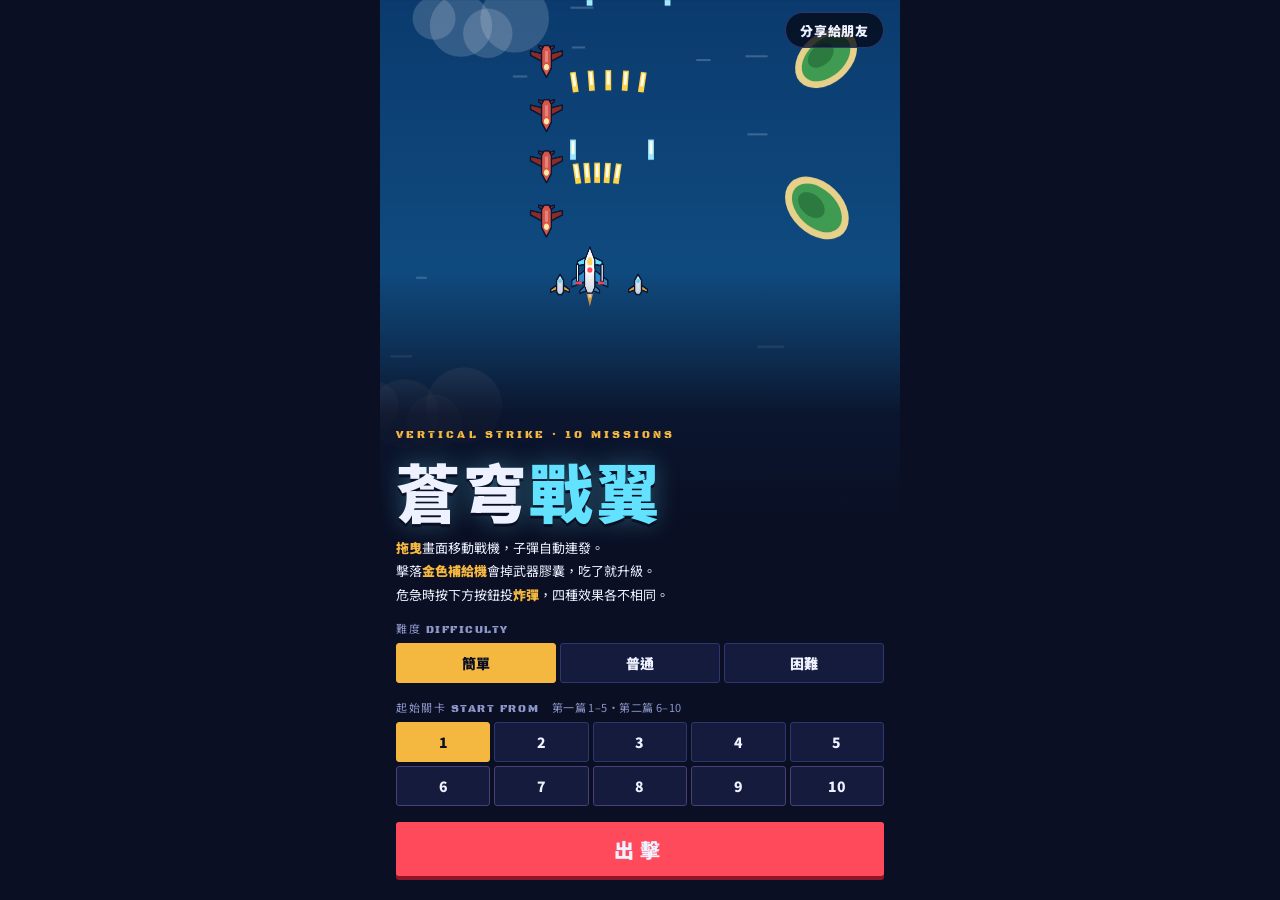
<file: index.html>
<!doctype html>
<html lang="zh-Hant">
<head>
<meta charset="utf-8">
<meta name="viewport" content="width=device-width,initial-scale=1,viewport-fit=cover,user-scalable=no">
<meta name="theme-color" content="#0a0f24">
<meta name="color-scheme" content="dark">
<meta name="description" content="直向飛機射擊遊戲：十關十魔王、四種可升級武器、四種炸彈。手機拖曳就能玩。">
<meta name="mobile-web-app-capable" content="yes">
<meta name="apple-mobile-web-app-capable" content="yes">
<meta name="apple-mobile-web-app-status-bar-style" content="black-translucent">
<meta name="apple-mobile-web-app-title" content="蒼穹戰翼">
<meta property="og:type" content="website">
<meta property="og:title" content="蒼穹戰翼">
<meta property="og:description" content="十關十魔王的飛機射擊遊戲，手機拖曳就能玩。">
<meta property="og:url" content="https://wayuanzi-web.github.io/skywing/">
<meta property="og:image" content="https://wayuanzi-web.github.io/skywing/og.png">
<meta property="og:image:width" content="1200">
<meta property="og:image:height" content="630">
<meta name="twitter:card" content="summary_large_image">
<link rel="manifest" href="manifest.webmanifest">
<link rel="icon" type="image/png" sizes="192x192" href="icon-192.png">
<link rel="apple-touch-icon" href="apple-touch-icon.png">
<link rel="preconnect" href="https://fonts.googleapis.com">
<link rel="preconnect" href="https://fonts.gstatic.com" crossorigin>
<style>
:root{padding:env(safe-area-inset-top,0px) 0 env(safe-area-inset-bottom,0px)}
[hidden]{display:none!important}
img{max-width:100%}
</style>
<title>蒼穹戰翼</title>
<link rel="stylesheet" href="https://fonts.googleapis.com/css2?family=Black+Ops+One&family=Noto+Sans+TC:wght@500;900&family=Share+Tech+Mono&display=swap">
<style>
/* Layout: one-screen arcade cabinet. Full-bleed portrait playfield, instrument HUD laid over its top edge, ordnance rack (four bomb keys) below it. Single dark look by choice. */
:root{
  --ink:#0a0f24; --panel:#141b3c; --line:#2c376e;
  --paper:#eef1ff; --mute:#8d97c8;
  --brass:#f4b740; --signal:#ff4a5c; --jet:#62e2ff;
  --nuke:#ff7a3c; --volt:#ffe45c; --frost:#8fe9ff; --void:#b98cff;
  --shade:rgba(6,9,24,.78);
  --f-display:"Black Ops One","Noto Sans TC","PingFang TC","Microsoft JhengHei",sans-serif;
  --f-body:"Noto Sans TC","PingFang TC","Microsoft JhengHei",system-ui,sans-serif;
  --f-num:"Share Tech Mono",ui-monospace,Menlo,Consolas,monospace;
  color-scheme:dark;
}
html{box-sizing:border-box;height:100%}
*,*::before,*::after{box-sizing:inherit}
body{height:100%;margin:0;background:var(--ink);color:var(--paper);font-family:var(--f-body);font-size:14px;
  overflow:hidden;overscroll-behavior:none;-webkit-user-select:none;user-select:none;-webkit-touch-callout:none;-webkit-tap-highlight-color:transparent}
button{font:inherit;color:inherit;cursor:pointer}
button:focus-visible{outline:2px solid var(--jet);outline-offset:2px}

#cab{height:100%;width:100%;max-width:520px;margin-inline:auto;display:flex;flex-direction:column;background:var(--ink)}
#stage{flex:1 1 auto;min-height:0;position:relative;overflow:hidden;touch-action:none;background:var(--ink)}
#cv{position:absolute;left:50%;top:50%;transform:translate(-50%,-50%);display:block;background:var(--ink)}

/* ---------- HUD ---------- */
#hud{position:absolute;inset:0 0 auto 0;padding:8px 16px 10px;display:flex;flex-direction:column;gap:6px;pointer-events:none;
  background:linear-gradient(rgba(6,9,24,.86),rgba(6,9,24,.64) 70%,transparent)}
.hud-row{display:grid;grid-template-columns:1fr auto 1fr;align-items:start;gap:8px}
.stat{display:flex;flex-direction:column;gap:1px;min-width:0}
.stat.mid{align-items:center;text-align:center}
.stat.right{align-items:flex-end}
.lbl{font-family:var(--f-display);font-size:10px;letter-spacing:.14em;color:var(--mute)}
.num{font-family:var(--f-num);font-size:19px;line-height:1;color:var(--brass);font-variant-numeric:tabular-nums}
#hi{color:var(--paper)}
#stgName{font-weight:900;font-size:13px;line-height:1.1;letter-spacing:.08em}
.hud-row2{display:flex;align-items:center;justify-content:space-between;gap:8px}
#lives{display:flex;gap:4px;align-items:center;min-height:16px}
#lives svg{width:15px;height:15px;fill:var(--jet)}
#lives b{font-family:var(--f-num);font-weight:400;color:var(--jet);font-size:14px}
#wpn{display:flex;align-items:center;gap:6px;font-weight:900;font-size:12px;letter-spacing:.06em}
#wpnLv{display:flex;gap:2px}
#wpnLv i{width:7px;height:10px;background:var(--line);transform:skewX(-14deg)}
#wpnLv i.on{background:currentColor}
.hud-btns{display:flex;gap:6px;pointer-events:auto}
.ico{width:34px;height:34px;display:grid;place-items:center;border:1px solid var(--line);background:var(--shade);border-radius:4px;padding:0}
.ico svg{width:18px;height:18px;fill:var(--paper);stroke:var(--paper)}
.ico.off svg .wave{display:none}
.ico:not(.off) svg .mute{display:none}
#bossbar{display:flex;flex-direction:column;gap:3px}
#bossName{font-weight:900;font-size:12px;letter-spacing:.1em;color:var(--signal)}
.bar{height:8px;border:1px solid var(--signal);background:var(--shade);padding:1px}
.bar i{display:block;height:100%;width:100%;background:var(--signal);transform-origin:left center}

/* ---------- warning + banner ---------- */
#warn{position:absolute;inset:0;display:flex;flex-direction:column;justify-content:center;pointer-events:none;
  background:rgba(120,0,16,.28);animation:warnPulse .5s steps(2,jump-none) infinite}
.tape{height:22px;background:repeating-linear-gradient(-45deg,var(--brass) 0 14px,var(--ink) 14px 28px);background-size:200% 100%;animation:tape 1.2s linear infinite}
.warnbody{background:var(--shade);padding:14px 16px;text-align:center;display:flex;flex-direction:column;gap:4px}
.warnbody .w1{font-family:var(--f-display);font-size:clamp(34px,13vw,56px);line-height:1;letter-spacing:.06em;color:var(--signal)}
.warnbody .w2{font-weight:900;font-size:16px;letter-spacing:.3em;color:var(--brass)}
.warnbody .w3{font-weight:900;font-size:22px;letter-spacing:.12em}
@keyframes tape{to{background-position:-79.2px 0}}
@keyframes warnPulse{50%{background:rgba(120,0,16,.06)}}
#banner{position:absolute;inset:32% 0 auto 0;text-align:center;pointer-events:none;display:flex;flex-direction:column;gap:6px;padding:14px 16px;background:var(--shade);border-block:2px solid var(--brass)}
#banner .b1{font-family:var(--f-display);font-size:30px;letter-spacing:.12em;color:var(--brass);text-shadow:0 2px 0 var(--ink)}
#banner .b2{font-weight:900;font-size:22px;letter-spacing:.2em;text-shadow:0 2px 0 var(--ink)}

/* ---------- overlays ---------- */
.ov{position:absolute;inset:0;display:flex;flex-direction:column;align-items:stretch;justify-content:center;gap:16px;
  padding:24px 16px;background:var(--shade);overflow-y:auto;touch-action:pan-y}
#ov-title{justify-content:flex-end;background:linear-gradient(transparent 0,transparent 30%,rgba(10,15,36,.9) 46%,var(--ink) 58%)}
.mark{font-family:var(--f-display);font-size:11px;letter-spacing:.28em;color:var(--brass)}
h1{margin:0;font-weight:900;font-size:clamp(44px,15vw,64px);line-height:1;letter-spacing:.04em;text-wrap:balance;
  text-shadow:0 3px 0 var(--ink),0 0 24px rgba(98,226,255,.35)}
h1 em{font-style:normal;color:var(--jet)}
h2{margin:0;font-family:var(--f-display);font-weight:400;font-size:32px;letter-spacing:.08em;color:var(--brass);text-wrap:balance}
.sub{margin:0;font-weight:900;font-size:18px;letter-spacing:.14em}
.how{margin:0;padding:0;list-style:none;display:flex;flex-direction:column;gap:4px;font-size:13px;line-height:1.5;color:var(--paper)}
.how b{color:var(--brass);font-weight:900}
.opt{display:flex;flex-direction:column;gap:6px}
.opt .lbl{font-size:11px}
.seg{display:grid;grid-auto-flow:column;grid-auto-columns:1fr;gap:4px}
.seg button{height:40px;border:1px solid var(--line);background:var(--panel);border-radius:3px;font-weight:900;font-size:14px;padding:0 4px}
.seg button[aria-pressed="true"]{background:var(--brass);border-color:var(--brass);color:var(--ink)}
#segStage{grid-auto-flow:row;grid-template-columns:repeat(5,1fr)}
#segStage button:nth-child(n+6){border-color:#4a3f78}
.opt .lbl small{font-family:var(--f-body);font-size:11px;letter-spacing:.04em;color:var(--mute)}
/* overdrive gauge (chapter 2) */
#od{display:flex;align-items:center;gap:8px}
#od .odl{font-weight:900;font-size:11px;letter-spacing:.12em;color:var(--brass);white-space:nowrap}
#od .odbar{flex:1;height:7px;border:1px solid var(--line);background:var(--shade);padding:1px}
#od .odbar i{display:block;height:100%;width:100%;background:var(--brass);transform-origin:left center;transform:scaleX(0)}
#od.on .odl{color:var(--signal)}
#od.on .odbar{border-color:var(--signal)}
#od.on .odbar i{background:linear-gradient(90deg,var(--signal),var(--brass))}
/* short phones: the title menu has two rows of stages */
@media (max-height:700px){#ov-title{gap:10px;padding-block:14px}#ov-title h1{font-size:46px}#ov-title .how{font-size:12px;gap:2px}#ov-title .seg button{height:36px}#ov-title .go{height:50px}}
.go{height:54px;border:0;border-radius:3px;background:var(--signal);color:var(--paper);font-weight:900;font-size:20px;letter-spacing:.3em;
  box-shadow:0 4px 0 #8f1626}
.go:active{transform:translateY(3px);box-shadow:0 1px 0 #8f1626}
.alt{height:46px;border:1px solid var(--line);border-radius:3px;background:var(--panel);font-weight:900;font-size:15px;letter-spacing:.14em}
.tally{display:grid;grid-template-columns:1fr auto;gap:6px 16px;font-size:15px}
.tally dt{color:var(--mute);font-weight:500}
.tally dd{margin:0;font-family:var(--f-num);font-size:18px;color:var(--brass);text-align:right;font-variant-numeric:tabular-nums}
.tally .tot{color:var(--paper);font-weight:900}
.rank{font-family:var(--f-display);font-size:64px;line-height:1;color:var(--jet)}

/* ---------- ordnance rack ---------- */
#pad{flex:none;display:grid;grid-template-columns:repeat(4,1fr);gap:8px;padding:8px 16px 10px;background:var(--panel);border-top:2px solid var(--line)}
.bomb{position:relative;height:58px;border:1px solid var(--line);border-bottom-width:4px;border-radius:5px;background:var(--ink);
  display:grid;grid-template-columns:auto 1fr;grid-template-rows:auto auto;align-items:center;column-gap:6px;padding:4px 8px;text-align:left;touch-action:manipulation}
.bomb svg{grid-row:1/3;width:26px;height:26px;fill:var(--c);stroke:var(--c)}
.bomb .nm{font-weight:900;font-size:13px;line-height:1.1;color:var(--c);white-space:nowrap}
.bomb .ct{font-family:var(--f-num);font-size:15px;line-height:1.1;color:var(--paper)}
.bomb:active{transform:translateY(2px);border-bottom-width:2px;margin-bottom:2px}
.bomb.empty{opacity:.38}
.bomb.fx{animation:rack .25s ease-out}
@keyframes rack{from{background:var(--c)}}
@media (max-width:359px){.bomb{padding:4px 5px;column-gap:4px}.bomb svg{width:20px;height:20px}}
/* phones held sideways: ask for portrait instead of squeezing the field */
#rot{position:fixed;inset:0;z-index:9;display:none;flex-direction:column;align-items:center;justify-content:center;gap:10px;padding:16px;background:var(--ink);text-align:center}
#rot svg{width:54px;height:54px;fill:none;stroke:var(--brass);stroke-width:2}
#rot p{margin:0;font-weight:900;font-size:18px;letter-spacing:.12em}
@media (orientation:landscape) and (max-height:460px) and (pointer:coarse){#rot{display:flex}}
@media (prefers-reduced-motion:reduce){.tape,#warn,.bomb.fx{animation:none}}
</style>
<style>
/* web-app extras: share + install controls on the title screen */
.appbar{position:absolute;top:12px;left:16px;right:16px;display:flex;flex-wrap:wrap;justify-content:flex-end;gap:8px}
.appbar button{height:36px;padding:0 14px;border:1px solid var(--line);border-radius:18px;background:var(--shade);font-weight:900;font-size:13px;letter-spacing:.06em}
.appbar #btnInstall{border-color:var(--brass);color:var(--brass)}
.appbar p{flex:1 0 100%;margin:0;padding:8px 12px;border-radius:6px;background:var(--panel);border:1px solid var(--line);font-size:13px;line-height:1.5;
  -webkit-user-select:text;user-select:text;overflow-wrap:anywhere}
</style>
</head>
<body>
<div id="cab">
  <div id="stage">
    <canvas id="cv" aria-label="遊戲畫面"></canvas>

    <div id="hud" hidden>
      <div class="hud-row">
        <div class="stat"><span class="lbl">SCORE</span><span id="score" class="num">0000000</span></div>
        <div class="stat mid"><span class="lbl" id="stgLbl">STAGE 1</span><span id="stgName">海岸防線</span></div>
        <div class="stat right"><span class="lbl">HI-SCORE</span><span id="hi" class="num">0000000</span></div>
      </div>
      <div class="hud-row2">
        <div id="lives" aria-label="剩餘戰機"></div>
        <div id="wpn"><span id="wpnName">火神砲</span><span id="wpnLv"></span></div>
        <div class="hud-btns">
          <button class="ico" id="btnSnd" aria-label="聲音開關">
            <svg viewBox="0 0 24 24"><path d="M3 9h4l6-5v16l-6-5H3z" stroke="none"/><path class="wave" d="M16 8a6 6 0 0 1 0 8M18.5 5a10 10 0 0 1 0 14" fill="none" stroke-width="2"/><path class="mute" d="M16 9l6 6M22 9l-6 6" fill="none" stroke-width="2"/></svg>
          </button>
          <button class="ico" id="btnPause" aria-label="暫停">
            <svg viewBox="0 0 24 24"><path d="M6 4h4v16H6zM14 4h4v16h-4z" stroke="none"/></svg>
          </button>
        </div>
      </div>
      <div id="od" hidden><span class="odl">超載</span><div class="odbar"><i id="odFill"></i></div></div>
      <div id="bossbar" hidden><span id="bossName"></span><div class="bar"><i id="bossFill"></i></div></div>
    </div>

    <div id="warn" hidden>
      <div class="tape"></div>
      <div class="warnbody"><span class="w1">WARNING</span><span class="w2">警告・魔王接近中</span><span class="w3" id="warnName"></span></div>
      <div class="tape"></div>
    </div>
    <div id="banner" hidden><span class="b1" id="ban1"></span><span class="b2" id="ban2"></span></div>

    <div id="ov-title" class="ov">
      <span class="mark">VERTICAL STRIKE · 10 MISSIONS</span>
      <h1>蒼穹<em>戰翼</em></h1>
      <ul class="how">
        <li><b>拖曳</b>畫面移動戰機，子彈自動連發。</li>
        <li>擊落<b>金色補給機</b>會掉武器膠囊，吃了就升級。</li>
        <li>危急時按下方按鈕投<b>炸彈</b>，四種效果各不相同。</li>
      </ul>
      <div class="opt"><span class="lbl">難度 DIFFICULTY</span>
        <div class="seg" id="segDiff">
          <button data-v="0" aria-pressed="true">簡單</button><button data-v="1" aria-pressed="false">普通</button><button data-v="2" aria-pressed="false">困難</button>
        </div>
      </div>
      <div class="opt"><span class="lbl">起始關卡 START FROM　<small>第一篇 1–5・第二篇 6–10</small></span>
        <div class="seg" id="segStage">
          <button data-v="0" aria-pressed="true">1</button><button data-v="1" aria-pressed="false">2</button><button data-v="2" aria-pressed="false">3</button><button data-v="3" aria-pressed="false">4</button><button data-v="4" aria-pressed="false">5</button><button data-v="5" aria-pressed="false">6</button><button data-v="6" aria-pressed="false">7</button><button data-v="7" aria-pressed="false">8</button><button data-v="8" aria-pressed="false">9</button><button data-v="9" aria-pressed="false">10</button>
        </div>
      </div>
      <button class="go" id="btnStart">出擊</button>
    </div>

    <div id="ov-pause" class="ov" hidden>
      <h2>PAUSED</h2><p class="sub">暫停中</p>
      <button class="go" id="btnResume">繼續戰鬥</button>
      <button class="alt" id="btnRetryP">本關重來</button>
      <button class="alt" id="btnQuitP">回到標題</button>
      <ul class="how legend">
        <li><b style="color:var(--nuke)">核爆</b>　全畫面清場，所有敵人重傷。</li>
        <li><b style="color:var(--volt)">雷電</b>　連續落雷，打魔王最痛。</li>
        <li><b style="color:var(--frost)">冰凍</b>　凍住敵人，子彈全變獎牌。</li>
        <li><b style="color:var(--void)">黑洞</b>　吸走子彈和小飛機。</li>
      </ul>
    </div>

    <div id="ov-over" class="ov" hidden>
      <h2>GAME OVER</h2><p class="sub">戰機全數被擊落</p>
      <dl class="tally"><dt>本次分數</dt><dd id="overScore">0</dd><dt>最高分數</dt><dd id="overHi">0</dd></dl>
      <button class="go" id="btnRetry">本關重來</button>
      <button class="alt" id="btnQuit">回到標題</button>
    </div>

    <div id="ov-clear" class="ov" hidden>
      <h2>STAGE CLEAR</h2><p class="sub" id="clearName"></p>
      <dl class="tally">
        <dt>擊破魔王</dt><dd id="tBoss">0</dd>
        <dt>剩餘戰機</dt><dd id="tLife">0</dd>
        <dt>剩餘炸彈</dt><dd id="tBomb">0</dd>
        <dt class="tot">目前總分</dt><dd id="tTotal">0</dd>
      </dl>
      <button class="go" id="btnNext">下一關</button>
    </div>

    <div id="ov-end" class="ov" hidden>
      <h2>ALL CLEAR</h2><p class="sub">十大魔王全數擊破</p>
      <div class="rank" id="endRank">S</div>
      <dl class="tally"><dt>最終分數</dt><dd id="endScore">0</dd><dt>最高分數</dt><dd id="endHi">0</dd></dl>
      <button class="go" id="btnAgain">再玩一次</button>
    </div>
  </div>

  <div id="pad" hidden>
    <button class="bomb" data-b="0" style="--c:var(--nuke)" aria-label="核爆彈">
      <svg viewBox="0 0 24 24"><path d="M12 1l2.6 6.2L21 5l-2.8 6L23 14l-6 1.4L18 22l-6-3.6L6 22l1-6.6L1 14l4.8-3L3 5l6.4 2.2z" stroke="none"/></svg>
      <span class="nm">核爆</span><span class="ct" id="bc0">×0</span>
    </button>
    <button class="bomb" data-b="1" style="--c:var(--volt)" aria-label="雷電彈">
      <svg viewBox="0 0 24 24"><path d="M14 1L4 14h6l-2 9 11-14h-6z" stroke="none"/></svg>
      <span class="nm">雷電</span><span class="ct" id="bc1">×0</span>
    </button>
    <button class="bomb" data-b="2" style="--c:var(--frost)" aria-label="冰凍彈">
      <svg viewBox="0 0 24 24"><path d="M12 2v20M3.3 7l17.4 10M20.7 7L3.3 17M12 6l-3-3M12 6l3-3M12 18l-3 3M12 18l3 3" fill="none" stroke-width="2.2"/></svg>
      <span class="nm">冰凍</span><span class="ct" id="bc2">×0</span>
    </button>
    <button class="bomb" data-b="3" style="--c:var(--void)" aria-label="黑洞彈">
      <svg viewBox="0 0 24 24"><circle cx="12" cy="12" r="4" stroke="none"/><path d="M12 2a10 10 0 0 1 10 10M12 22A10 10 0 0 1 2 12M19 5.5a9 9 0 0 0-5-2M5 18.5a9 9 0 0 0 5 2" fill="none" stroke-width="2.2"/></svg>
      <span class="nm">黑洞</span><span class="ct" id="bc3">×0</span>
    </button>
  </div>
</div>

<div id="rot"><svg viewBox="0 0 24 24"><rect x="7" y="2" width="10" height="20" rx="2"/><path d="M2 9a8 8 0 0 1 3-5M22 15a8 8 0 0 1-3 5M2 9l-.5-3M2 9l3-.5M22 15l.5 3M22 15l-3 .5"/></svg><p>請把手機轉成直向</p></div>

<script>
(()=>{'use strict';
/* ================= core: state, utils, sizing, input ================= */
const $=id=>document.getElementById(id);
const cv=$('cv'),ctx=cv.getContext('2d'),stageEl=$('stage');
const W=360;let H=640,SC=1,DPR=1;
const TAU=Math.PI*2;
const rnd=(a=1,b)=>b===undefined?Math.random()*a:a+Math.random()*(b-a);
const pick=a=>a[(Math.random()*a.length)|0];
const clamp=(v,a,b)=>v<a?a:v>b?b:v;
const pad7=n=>String(Math.floor(n)).padStart(7,'0');
const REDUCED=window.matchMedia&&matchMedia('(prefers-reduced-motion: reduce)').matches;
const store={
  get(k,d){try{const v=localStorage.getItem('skywing.'+k);return v===null?d:JSON.parse(v)}catch(e){return d}},
  set(k,v){try{localStorage.setItem('skywing.'+k,JSON.stringify(v))}catch(e){}}
};

const STAGES=[
  {name:'海岸防線',boss:'鐵翼轟炸王',sky:['#0b3b6e','#1a6fa8'],deco:'#2f8fc4',tint:'#7fa3b8'},
  {name:'沙漠風暴',boss:'沙暴毒蠍',sky:['#7a4a1e','#c98a3c'],deco:'#a8702c',tint:'#c2a070'},
  {name:'雷雲亂流',boss:'雷雲母艦',sky:['#1c2140','#4a4f86'],deco:'#6c72ad',tint:'#9a9fd0'},
  {name:'熔岩要塞',boss:'熔核機甲',sky:['#1e0a0a','#5c1a10'],deco:'#ff6a2a',tint:'#c97a60'},
  {name:'大氣層外',boss:'大魔王・終焉星核',sky:['#04050f','#120a2e'],deco:'#b98cff',tint:'#a48ad8'},
  /* chapter 2: spd = background scroll speed (chapter 1 uses 70 + 12 per stage) */
  {name:'冰原基地',boss:'寒霜堡壘',sky:['#22506f','#5d8fb0'],spd:120},
  {name:'鋼鐵艦隊',boss:'超級航艦・怒濤號',sky:['#0a2c40','#165468'],spd:110},
  {name:'叢林遺跡',boss:'遺跡守護神',sky:['#0f2d1a','#2a5428'],spd:112},
  {name:'霓虹夜城',boss:'雙子王牌・赤影與蒼影',sky:['#08061a','#1b1036'],spd:170},
  {name:'虛空王座',boss:'虛空之王',sky:['#04010b','#1c0533'],spd:92}
];
const SSPD=i=>STAGES[i].spd||70+i*12;   /* background scroll px/s */
const GS=()=>SSPD(G.stage)*.5;          /* ground layer (parallax 0.5) */
const CH2=()=>G.stage>=5;                /* chapter 2: overdrive gauge + chain lightning */
const WEAPONS=[
  {name:'火神砲',col:'#ff6b5e'},
  {name:'貫穿雷射',col:'#62e2ff'},
  {name:'追蹤飛彈',col:'#7dff9a'},
  {name:'連鎖閃電',col:'#c79bff'}
];
const WN=()=>CH2()?4:3;                  /* weapon types a capsule can turn into */
const BOMBS=[{name:'核爆彈',col:'#ff7a3c'},{name:'雷電彈',col:'#ffe45c'},{name:'冰凍彈',col:'#8fe9ff'},{name:'黑洞彈',col:'#b98cff'}];
const DIFF=[{spd:.78,rate:1.35,hp:.85},{spd:1,rate:1,hp:1},{spd:1.22,rate:.78,hp:1.2}];

const G={mode:'title',stage:0,diff:0,startStage:0,t:0,score:0,hi:store.get('hi',0),lives:3,
  shake:0,flash:0,flashCol:'#fff',freeze:0,phase:'waves',phaseT:0,waveI:0,waveT:0,boss:null,
  extend:150000,killN:0,wind:0,subT:0,subTxt:'',subCol:'#fff',sound:store.get('snd',true),hudDirty:true,demoT:0};
const P={x:W/2,y:520,r:4,alive:true,inv:0,dead:0,wType:0,wLv:1,wing:0,shield:false,fireT:0,missT:0,wingT:0,bank:0,vx:0,od:0,odg:0};
const bombs=[1,1,1,1];
let enemies=[],eb=[],pb=[],items=[],parts=[],hazards=[],floats=[],bolts=[],vortex=null,shock=null,zaps=[],marks=[];

function resize(){
  const sw=stageEl.clientWidth,sh=stageEl.clientHeight;if(!sw||!sh)return;
  H=clamp(Math.round(W*sh/sw),480,800);SC=Math.min(sw/W,sh/H);DPR=Math.min(window.devicePixelRatio||1,2.5);
  cv.style.width=(W*SC)+'px';cv.style.height=(H*SC)+'px';
  cv.width=Math.round(W*SC*DPR);cv.height=Math.round(H*SC*DPR);
  P.y=Math.min(P.y,H-24);
}
window.addEventListener('resize',resize);

/* ---- input: relative drag (finger never has to cover the plane) + keyboard ---- */
let drag=null;const keys={};
function clampP(){P.x=clamp(P.x,12,W-12);P.y=clamp(P.y,64,H-24)}
stageEl.addEventListener('pointerdown',e=>{
  if(e.target.closest('button'))return;
  if(G.mode!=='play')return;
  drag={id:e.pointerId,x:e.clientX,y:e.clientY};
  try{stageEl.setPointerCapture(e.pointerId)}catch(_){}
  e.preventDefault();
});
stageEl.addEventListener('pointermove',e=>{
  if(!drag||e.pointerId!==drag.id||G.mode!=='play'||!P.alive)return;
  const dx=(e.clientX-drag.x)/SC*1.25,dy=(e.clientY-drag.y)/SC*1.25;
  drag.x=e.clientX;drag.y=e.clientY;P.x+=dx;P.y+=dy;P.vx+=dx;clampP();
});
const endDrag=e=>{if(drag&&e.pointerId===drag.id)drag=null};
stageEl.addEventListener('pointerup',endDrag);stageEl.addEventListener('pointercancel',endDrag);
stageEl.addEventListener('contextmenu',e=>e.preventDefault());
window.addEventListener('keydown',e=>{
  if(e.repeat){if(e.key.startsWith('Arrow')||e.key===' ')e.preventDefault();return}
  keys[e.key.toLowerCase()]=true;
  if(G.mode==='play'){
    if(e.key>='1'&&e.key<='4')useBomb(+e.key-1);
    else if(e.key===' '){e.preventDefault();const i=bombs.findIndex(n=>n>0);if(i>=0)useBomb(i)}
    else if(e.key==='p'||e.key==='Escape')pauseGame();
    if(e.key.startsWith('Arrow'))e.preventDefault();
  }else if(G.mode==='pause'&&(e.key==='p'||e.key==='Escape'))resumeGame();
});
window.addEventListener('keyup',e=>{keys[e.key.toLowerCase()]=false});
function keyMove(dt){
  const sp=(keys.shift?130:270)*dt;let mx=0,my=0;
  if(keys.arrowleft||keys.a)mx--;if(keys.arrowright||keys.d)mx++;
  if(keys.arrowup||keys.w)my--;if(keys.arrowdown||keys.s)my++;
  if(mx||my){P.x+=mx*sp;P.y+=my*sp;P.vx+=mx*sp;clampP()}
}
document.querySelectorAll('.bomb').forEach(b=>b.addEventListener('pointerdown',e=>{e.preventDefault();useBomb(+b.dataset.b)}));
/* ================= audio: synthesized SFX, siren, voice, tiny sequencer ================= */
const AU={
  ctx:null,master:null,music:null,noise:null,lastShot:0,
  bgm:{on:false,step:0,next:0,root:45,bpm:132,boss:false},
  init(){
    if(this.ctx){this.resume();return}
    try{
      const C=window.AudioContext||window.webkitAudioContext;this.ctx=new C();
      this.master=this.ctx.createGain();this.master.gain.value=G.sound?.55:0;this.master.connect(this.ctx.destination);
      this.music=this.ctx.createGain();this.music.gain.value=.5;this.music.connect(this.master);
      const n=this.ctx.sampleRate,b=this.ctx.createBuffer(1,n,n),d=b.getChannelData(0);
      for(let i=0;i<n;i++)d[i]=Math.random()*2-1;this.noise=b;
    }catch(e){this.ctx=null}
  },
  resume(){if(this.ctx&&this.ctx.state==='suspended')this.ctx.resume().catch(()=>{})},
  setMute(){if(this.master)this.master.gain.value=G.sound?.55:0;if(!G.sound){try{speechSynthesis.cancel()}catch(e){}}},
  tone(f,d,type,v,f2,t0,dest){
    if(!this.ctx||G.mode==='title')return;const c=this.ctx,t=c.currentTime+(t0||0),o=c.createOscillator(),g=c.createGain();
    o.type=type||'square';o.frequency.setValueAtTime(f,t);if(f2)o.frequency.exponentialRampToValueAtTime(Math.max(20,f2),t+d);
    g.gain.setValueAtTime(v||.1,t);g.gain.exponentialRampToValueAtTime(.0008,t+d);
    o.connect(g);g.connect(dest||this.master);o.start(t);o.stop(t+d+.02);
  },
  nz(d,v,f,f2,t0,dest){
    if(!this.ctx||G.mode==='title')return;const c=this.ctx,t=c.currentTime+(t0||0),s=c.createBufferSource(),fl=c.createBiquadFilter(),g=c.createGain();
    s.buffer=this.noise;s.loop=true;fl.type='lowpass';fl.frequency.setValueAtTime(f||1500,t);
    if(f2)fl.frequency.exponentialRampToValueAtTime(Math.max(40,f2),t+d);
    g.gain.setValueAtTime(v||.2,t);g.gain.exponentialRampToValueAtTime(.0008,t+d);
    s.connect(fl);fl.connect(g);g.connect(dest||this.master);s.start(t,Math.random()*.5);s.stop(t+d+.02);
  },
  shot(){if(!this.ctx)return;const t=this.ctx.currentTime;if(t-this.lastShot<.11)return;this.lastShot=t;this.tone(900,.05,'square',.022,420)},
  hit(){this.nz(.04,.05,3500)},
  boom(big){if(big){this.nz(1,.5,1100,70);this.tone(95,.9,'sine',.4,28)}else{this.nz(.22,.2,1700,220);this.tone(140,.18,'sine',.16,45)}},
  pick(){this.tone(660,.07,'square',.09);this.tone(990,.1,'square',.09,0,.07)},
  power(){[523,659,784,1047].forEach((f,i)=>this.tone(f,.1,'square',.09,0,i*.06))},
  extend(){[784,988,1175,1568,1175,1568].forEach((f,i)=>this.tone(f,.11,'triangle',.16,0,i*.08))},
  die(){this.nz(.9,.5,2200,90);this.tone(420,.8,'sawtooth',.2,38)},
  laser(){this.tone(1500,.55,'sawtooth',.07,180);this.nz(.5,.12,5000,600)},
  charge(){this.tone(180,.8,'sawtooth',.06,900)},
  bomb(i){
    if(i===0){this.nz(1.6,.6,2600,50);this.tone(210,1.4,'sawtooth',.25,26)}
    else if(i===1){this.nz(.35,.5,5000,300)}
    else if(i===2){this.tone(2200,.9,'sine',.14,260);this.nz(.7,.18,9000,2500)}
    else{this.tone(55,2.4,'sawtooth',.22,170);this.nz(2.2,.12,300,900)}
  },
  zap(){this.nz(.14,.3,6000,500);this.tone(1900,.1,'square',.05,200)},
  chain(){if(!this.ctx)return;const t=this.ctx.currentTime;if(t-(this.lastZap||0)<.12)return;this.lastZap=t;this.nz(.07,.06,7000,1400);this.tone(2600,.05,'square',.018,700)},
  od(){[392,523,659,784,1047,1319].forEach((f,i)=>this.tone(f,.13,'sawtooth',.07,0,i*.05));this.nz(.5,.14,4000,700)},
  snipe(){this.tone(2100,.14,'square',.05,260)},
  shieldHit(){if(!this.ctx)return;const t=this.ctx.currentTime;if(t-(this.lastSh||0)<.09)return;this.lastSh=t;this.tone(1500,.04,'triangle',.04,1900)},
  siren(){for(let i=0;i<6;i++){this.tone(560,.26,'sawtooth',.16,880,i*.52);this.tone(880,.26,'sawtooth',.16,560,i*.52+.26)}},
  say(txt){
    if(!G.sound)return;
    try{const u=new SpeechSynthesisUtterance(txt);u.lang='zh-TW';u.rate=1;u.pitch=.6;speechSynthesis.cancel();speechSynthesis.speak(u)}catch(e){}
  },
  play(stage,boss){
    const b=this.bgm;b.root=[45,43,40,41,38,44,42,39,37,36][stage];b.bpm=[132,136,142,148,154,138,144,140,162,150][stage]+(boss?18:0);b.boss=!!boss;b.ch2=stage>=5;b.step=0;
    b.next=this.ctx?this.ctx.currentTime+.08:0;b.on=true;
  },
  stop(){this.bgm.on=false},
  tick(){
    const b=this.bgm;if(!this.ctx||!b.on||this.ctx.state!=='running')return;
    const c=this.ctx,spb=60/b.bpm/4,mf=m=>440*Math.pow(2,(m-69)/12);
    if(b.next<c.currentTime-.3)b.next=c.currentTime+.05;
    while(b.next<c.currentTime+.18){
      const s=b.step,t0=b.next-c.currentTime,bar=(s>>4)&3,r=b.root+(b.boss?[0,1,0,-2]:[0,-4,-7,-2])[bar];
      if(s%2===0)this.tone(mf(r+((s%8===6)?12:0)),spb*1.7,'triangle',.2,0,t0,this.music);
      const arp=(b.ch2?(b.boss?[0,12,10,12,7,12,13,12]:[0,7,10,14,12,10,7,3]):(b.boss?[0,12,6,12,7,12,3,12]:[0,7,12,15,12,7,3,7]))[s%8];
      this.tone(mf(r+24+arp),spb*.85,'square',.034,0,t0,this.music);
      if(s%4===2)this.nz(.035,.07,9000,0,t0,this.music);
      if(s%8===0||(b.boss&&s%8===5))this.tone(150,.11,'sine',.3,42,t0,this.music);
      if(s%16===8)this.nz(.09,.12,2600,0,t0,this.music);
      b.next+=spb;b.step++;
    }
  }
};
/* ================= sprites (pre-rendered) + scrolling backgrounds ================= */
const Q=3;
function mk(w,h,fn){
  const c=document.createElement('canvas');c.width=w*Q;c.height=h*Q;
  const g=c.getContext('2d');g.scale(Q,Q);g.translate(w/2,h/2);g.lineJoin='round';fn(g);
  const f=document.createElement('canvas');f.width=c.width;f.height=c.height;
  const fg=f.getContext('2d');fg.drawImage(c,0,0);fg.globalCompositeOperation='source-in';fg.fillStyle='#fff';fg.fillRect(0,0,f.width,f.height);
  return{c,f,w,h};
}
function spr(s,x,y,rot,sc,white){
  ctx.save();ctx.translate(x,y);if(rot)ctx.rotate(rot);if(sc&&sc!==1)ctx.scale(sc,sc);
  ctx.drawImage(s.c,-s.w/2,-s.h/2,s.w,s.h);
  if(white){ctx.globalAlpha=.7;ctx.drawImage(s.f,-s.w/2,-s.h/2,s.w,s.h);ctx.globalAlpha=1}
  ctx.restore();
}
function poly(g,p,fill,stroke,lw){
  g.beginPath();g.moveTo(p[0],p[1]);for(let i=2;i<p.length;i+=2)g.lineTo(p[i],p[i+1]);g.closePath();
  if(fill){g.fillStyle=fill;g.fill()}if(stroke){g.strokeStyle=stroke;g.lineWidth=lw||1;g.stroke()}
}
function sym(g,p,fill,stroke){poly(g,p,fill,stroke);poly(g,p.map((v,i)=>i%2?v:-v),fill,stroke)}
function disc(g,x,y,r,fill,stroke,lw){g.beginPath();g.arc(x,y,r,0,TAU);if(fill){g.fillStyle=fill;g.fill()}if(stroke){g.strokeStyle=stroke;g.lineWidth=lw||1;g.stroke()}}
/* generic jet, nose pointing up (-y) */
function jet(g,o){
  const L=o.len/2,S=o.span/2,sw=o.sweep||0,bw=o.bw||4,e=o.edge||'#0b1430';
  sym(g,[0,-L*.15,S,sw+L*.2,S,sw+L*.48,0,L*.42],o.wing,e);
  if(o.tail)sym(g,[0,L*.5,S*o.tail,L*.88,S*o.tail,L*1,0,L*.86],o.wing,e);
  if(o.pods)sym(g,[S*.62,-L*.25,S*.62+2,-L*.25,S*.62+2,L*.5,S*.62,L*.5],o.body,e);
  poly(g,[0,-L,bw,-L*.42,bw,L*.72,bw*.5,L,-bw*.5,L,-bw,L*.72,-bw,-L*.42],o.body,e);
  g.fillStyle='rgba(255,255,255,.28)';g.fillRect(-bw*.3,-L*.05,bw*.6,L*.7);
  g.fillStyle=o.glass||'#bfefff';g.beginPath();g.ellipse(0,-L*.36,bw*.52,L*.2,0,0,TAU);g.fill();
  if(o.trim){g.fillStyle=o.trim;g.fillRect(-S*.8,sw*.8+L*.3,S*.36,2);g.fillRect(S*.44,sw*.8+L*.3,S*.36,2)}
}
const SPR={
  p:[
    mk(34,36,g=>jet(g,{len:30,span:26,sweep:3,bw:4,body:'#e9f4ff',wing:'#3d9fd8',tail:.5,glass:'#ffd45c',trim:'#ff4a5c'})),
    mk(40,38,g=>{sym(g,[3,-9,11,-6,11,-3,3,-4],'#62e2ff','#0b1430');jet(g,{len:32,span:32,sweep:4,bw:4.5,body:'#f4f9ff',wing:'#2f8fd0',tail:.55,glass:'#ffd45c',trim:'#ff4a5c',pods:1})}),
    mk(48,42,g=>{sym(g,[0,-2,22,10,22,15,0,9],'#1f5fa8','#0b1430');sym(g,[3,-11,13,-7,13,-4,3,-5],'#f4b740','#0b1430');
      jet(g,{len:36,span:36,sweep:3,bw:5,body:'#ffffff',wing:'#38a8e8',tail:.6,glass:'#ffd45c',trim:'#f4b740',pods:1})})
  ],
  wing:mk(16,18,g=>jet(g,{len:14,span:13,sweep:2,bw:2.4,body:'#e9f4ff',wing:'#f4b740',glass:'#62e2ff'})),
  grunt:mk(26,26,g=>jet(g,{len:22,span:22,sweep:2,bw:3.4,body:'#d8554a',wing:'#8a2c28',tail:.5,glass:'#ffe9a8'})),
  weaver:mk(30,26,g=>jet(g,{len:22,span:26,sweep:-4,bw:3.4,body:'#6cc25a',wing:'#2f7430',tail:.4,glass:'#eaffc8'})),
  diver:mk(22,32,g=>jet(g,{len:28,span:16,sweep:7,bw:3,body:'#b47ae6',wing:'#5f3192',tail:.7,glass:'#ffd6f4'})),
  sweeper:mk(32,28,g=>jet(g,{len:24,span:28,sweep:5,bw:3.6,body:'#f0a246',wing:'#9c5c18',tail:.45,glass:'#fff0c0',pods:1})),
  ace:mk(32,34,g=>jet(g,{len:30,span:28,sweep:6,bw:4,body:'#2b3050',wing:'#c8304c',tail:.6,glass:'#ff9ab0',trim:'#ffe45c',pods:1})),
  carrier:mk(50,36,g=>{sym(g,[0,-6,23,-2,23,4,0,6],'#b47a1c','#3a2606');
    poly(g,[0,-16,8,-9,8,10,4,16,-4,16,-8,10,-8,-9],'#f4b740','#3a2606');
    g.fillStyle='#fff3c4';g.fillRect(-3,-11,6,5);disc(g,-15,1,3,'#ff4a5c','#3a2606');disc(g,15,1,3,'#ff4a5c','#3a2606');
    g.fillStyle='#3a2606';g.font='900 9px sans-serif';g.textAlign='center';g.fillText('P',0,8)}),
  gunship:mk(46,40,g=>{poly(g,[-12,-18,12,-18,22,-4,18,16,-18,16,-22,-4],'#6f7fa0','#1a2238');
    poly(g,[-8,-12,8,-12,12,2,-12,2],'#8fa0c4','#1a2238');disc(g,-13,6,5,'#39445f','#1a2238');disc(g,13,6,5,'#39445f','#1a2238');
    g.fillStyle='#ff6a5c';g.fillRect(-14,6,2,9);g.fillRect(12,6,2,9);disc(g,0,-6,3.5,'#ffd45c','#1a2238')}),
  bomber:mk(84,56,g=>{sym(g,[0,-14,40,2,40,12,0,16],'#5d6b3c','#1b2210');sym(g,[0,14,16,24,16,27,0,24],'#5d6b3c','#1b2210');
    poly(g,[0,-26,7,-16,7,20,3,26,-3,26,-7,20,-7,-16],'#8a9a58','#1b2210');
    [-28,-16,16,28].forEach(x=>{g.fillStyle='#2c3418';g.fillRect(x-3,-4,6,14);disc(g,x,-4,3,'#c8d49a','#1b2210')});
    g.fillStyle='#d8f0ff';g.fillRect(-3,-18,6,7);g.fillStyle='#ff4a5c';g.fillRect(-36,6,8,2);g.fillRect(28,6,8,2)}),
  mine:mk(30,30,g=>{g.strokeStyle='#39445f';g.lineWidth=3;for(let i=0;i<8;i++){const a=i*TAU/8;g.beginPath();g.moveTo(0,0);g.lineTo(Math.cos(a)*13,Math.sin(a)*13);g.stroke()}
    disc(g,0,0,9,'#56617f','#141a2c',1.5);disc(g,0,0,4,'#ff4a5c');disc(g,-1.5,-1.5,1.5,'#ffd0d4')}),
  spinner:mk(40,40,g=>{for(let i=0;i<4;i++){g.save();g.rotate(i*TAU/4);poly(g,[-3,-4,3,-4,5,-18,-5,-18],'#3fb8a8','#06241f');g.restore()}
    disc(g,0,0,10,'#1e6e66','#06241f',1.5);disc(g,0,0,5,'#ffe45c','#06241f')})
};
const ESPR={grunt:SPR.grunt,weaver:SPR.weaver,diver:SPR.diver,sweeper:SPR.sweeper,ace:SPR.ace,carrier:SPR.carrier,gunship:SPR.gunship,bomber:SPR.bomber,mine:SPR.mine,spinner:SPR.spinner};

/* ---- backgrounds: deterministic scatter per stage, wrapped on a 1000px tile ---- */
const TH=1000;
function seeded(s){return()=>{s=(s*1664525+1013904223)|0;return((s>>>8)&0xffff)/65536}}
const BG=STAGES.map((_,i)=>{const r=seeded(77+i*913),a=[];
  const add=(n,k,l,s0,s1)=>{for(let j=0;j<n;j++)a.push({x:r()*W,y:r()*TH,s:s0+r()*(s1-s0),k,l,q:r()})};
  if(i===0){add(46,'wave',.5,.5,1.6);add(5,'isle',.5,24,48);add(7,'cloud',1.3,26,46)}
  if(i===1){add(16,'dune',.5,50,120);add(12,'rock',.5,5,13);add(26,'streak',.9,20,60)}
  if(i===2){add(14,'dcloud',.35,40,80);add(10,'cloud',1.1,30,60)}
  if(i===3){add(12,'plate',.5,30,70);add(9,'crack',.5,40,90);add(30,'ember',1.5,1,2.4)}
  if(i===4){add(70,'star',.2,.5,1.2);add(36,'star',.7,.8,1.8);add(3,'neb',.12,90,150);add(1,'planet',.16,60,60)}
  return a});
let scroll=0;
function drawBG(si){
  const S=STAGES[si],gr=ctx.createLinearGradient(0,0,0,H);gr.addColorStop(0,S.sky[0]);gr.addColorStop(1,S.sky[1]);
  ctx.fillStyle=gr;ctx.fillRect(0,0,W,H);
  if(si===8)drawRoads();
  for(const it of BG[si]){
    const y=((it.y+scroll*it.l)%TH+TH)%TH-120,x=it.x,s=it.s;if(y>H+130)continue;
    switch(it.k){
      case'wave':ctx.fillStyle='rgba(255,255,255,.2)';ctx.fillRect(x,y,s*12,1.4);break;
      case'isle':ctx.fillStyle='#e6d08a';ctx.beginPath();ctx.ellipse(x,y,s,s*.7,it.q*3,0,TAU);ctx.fill();
        ctx.fillStyle='#3f9a52';ctx.beginPath();ctx.ellipse(x,y,s*.8,s*.52,it.q*3,0,TAU);ctx.fill();
        ctx.fillStyle='#2c7a40';ctx.beginPath();ctx.ellipse(x-s*.15,y-s*.08,s*.42,s*.28,it.q*3,0,TAU);ctx.fill();break;
      case'cloud':ctx.fillStyle='rgba(255,255,255,.16)';for(let k=0;k<4;k++){ctx.beginPath();ctx.arc(x+(k-1.5)*s*.5,y+((k*7)%3-1)*s*.14,s*(.4+((k*13)%5)*.06),0,TAU);ctx.fill()}break;
      case'dcloud':ctx.fillStyle='rgba(10,12,34,.42)';for(let k=0;k<5;k++){ctx.beginPath();ctx.arc(x+(k-2)*s*.45,y+((k*5)%3-1)*s*.18,s*(.42+((k*11)%4)*.07),0,TAU);ctx.fill()}break;
      case'dune':ctx.strokeStyle='rgba(90,48,14,.38)';ctx.lineWidth=5;ctx.beginPath();ctx.ellipse(x,y,s,s*.3,-.25,Math.PI,TAU);ctx.stroke();break;
      case'rock':ctx.fillStyle='#5c3a1a';ctx.beginPath();ctx.ellipse(x,y,s,s*.7,it.q*3,0,TAU);ctx.fill();ctx.fillStyle='rgba(255,220,160,.25)';ctx.fillRect(x-s*.4,y-s*.4,s*.6,2);break;
      case'streak':ctx.fillStyle='rgba(255,236,190,.16)';ctx.fillRect(x,y,2,s);break;
      case'plate':ctx.fillStyle='rgba(8,4,4,.6)';ctx.beginPath();ctx.ellipse(x,y,s,s*.62,it.q*3,0,TAU);ctx.fill();break;
      case'crack':ctx.strokeStyle='rgba(255,120,40,.55)';ctx.lineWidth=2.5;ctx.beginPath();ctx.moveTo(x,y);ctx.lineTo(x+s*.3*(it.q-.5),y+s*.35);ctx.lineTo(x+s*.5*(.5-it.q),y+s*.7);ctx.lineTo(x+s*.2,y+s);ctx.stroke();break;
      case'ember':ctx.fillStyle='rgba(255,170,70,.75)';ctx.fillRect(x+Math.sin(scroll*.02+it.q*9)*8,H-((y+H)%H),s,s);break;
      case'star':ctx.fillStyle=it.q>.8?'#ffe9b0':'#dfe6ff';ctx.globalAlpha=.4+it.q*.6;ctx.fillRect(x,y,s,s);ctx.globalAlpha=1;break;
      case'neb':{const n=ctx.createRadialGradient(x,y,0,x,y,s);n.addColorStop(0,it.q>.5?'rgba(150,90,255,.2)':'rgba(60,140,255,.18)');n.addColorStop(1,'rgba(0,0,0,0)');ctx.fillStyle=n;ctx.fillRect(x-s,y-s,s*2,s*2);break}
      case'planet':{const n=ctx.createRadialGradient(x-s*.3,y-s*.3,s*.1,x,y,s);n.addColorStop(0,'#c9a2ff');n.addColorStop(.7,'#4a2a8a');n.addColorStop(1,'#1a0c3a');ctx.fillStyle=n;ctx.beginPath();ctx.arc(x,y,s,0,TAU);ctx.fill();
        ctx.strokeStyle='rgba(220,200,255,.4)';ctx.lineWidth=3;ctx.beginPath();ctx.ellipse(x,y,s*1.6,s*.35,-.4,0,TAU);ctx.stroke();break}
      default:drawBG2(it,x,y,s);
    }
  }
}
/* ================= chapter 2: backgrounds + enemy sprites ================= */
/* backgrounds for stages 6–10 (same scatter scheme as chapter 1: x, y on a 1000px tile, parallax l) */
(()=>{
  const LANE=[W*.12,W*.5,W*.88];
  for(let i=5;i<10;i++){
    const r=seeded(4021+i*577),a=[];
    const add=(n,k,l,s0,s1)=>{for(let j=0;j<n;j++)a.push({x:r()*W,y:r()*TH,s:s0+r()*(s1-s0),k,l,q:r()})};
    if(i===5){add(9,'floe',.5,24,52);add(8,'icecrack',.5,40,90);add(4,'pad',.5,34,46);add(5,'cloud',1.3,26,46);add(46,'snow',1.7,1,2.4)}
    if(i===6){add(52,'wave',.5,.5,1.8);add(9,'swell',.5,60,120);add(3,'islet',.5,16,28);add(6,'cloud',1.3,26,46)}
    if(i===7){add(5,'pool',.5,26,52);add(34,'canopy',.5,22,44);add(6,'ruin',.5,26,42);add(8,'mist',1.15,40,80)}
    if(i===8){add(18,'block',.5,26,44);add(14,'neon',.5,10,26);add(26,'car',.95,1,1);for(const it of a)if(it.k==='block'||it.k==='neon')it.x=LANE[(it.q*3)|0]+(r()-.5)*24}
    if(i===9){add(80,'star',.22,.5,1.4);add(26,'star',.6,.8,1.8);add(3,'neb',.12,90,160);add(7,'rift',.4,40,90);add(14,'debris',.7,5,13)}
    BG[i]=a;
  }
})();
function drawRoads(){
  for(const rx of[W*.28,W*.72]){
    ctx.fillStyle='#110d20';ctx.fillRect(rx-22,0,44,H);
    ctx.fillStyle='#2b2450';ctx.fillRect(rx-23,0,2,H);ctx.fillRect(rx+21,0,2,H);
    ctx.fillStyle='#4a3f78';const off=(scroll*.5)%40;for(let y=-40;y<H;y+=40)ctx.fillRect(rx-1.5,y+off,3,18);
  }
}
function drawBG2(it,x,y,s){
  switch(it.k){
    case'floe':ctx.fillStyle='#93b6ca';ctx.beginPath();ctx.ellipse(x,y,s,s*.62,it.q*3,0,TAU);ctx.fill();
      ctx.fillStyle='#a9c8d9';ctx.beginPath();ctx.ellipse(x-s*.12,y-s*.1,s*.7,s*.38,it.q*3,0,TAU);ctx.fill();
      ctx.strokeStyle='rgba(30,70,100,.35)';ctx.lineWidth=2;ctx.beginPath();ctx.ellipse(x,y,s,s*.62,it.q*3,0,TAU);ctx.stroke();break;
    case'icecrack':ctx.strokeStyle='rgba(200,240,255,.5)';ctx.lineWidth=2;ctx.beginPath();ctx.moveTo(x,y);ctx.lineTo(x+s*.3*(it.q-.5),y+s*.35);ctx.lineTo(x+s*.5*(.5-it.q),y+s*.7);ctx.lineTo(x+s*.15,y+s);ctx.stroke();break;
    case'pad':ctx.fillStyle='#41566a';ctx.fillRect(x-s/2,y-s/2,s,s);ctx.strokeStyle='rgba(244,183,64,.75)';ctx.lineWidth=2;ctx.strokeRect(x-s/2+4,y-s/2+4,s-8,s-8);
      ctx.fillStyle='rgba(244,183,64,.75)';ctx.fillRect(x-7,y-9,3,18);ctx.fillRect(x+4,y-9,3,18);ctx.fillRect(x-7,y-1.5,14,3);break;
    case'snow':ctx.fillStyle='rgba(255,255,255,.7)';ctx.fillRect(x+Math.sin(G.t*1.5+it.q*9)*10,y,s,s);break;
    case'swell':ctx.fillStyle='rgba(0,16,26,.24)';ctx.beginPath();ctx.ellipse(x,y,s,s*.16,.08,0,TAU);ctx.fill();break;
    case'islet':ctx.strokeStyle='rgba(255,255,255,.35)';ctx.lineWidth=3;ctx.beginPath();ctx.ellipse(x,y,s+4,s*.7+4,it.q*3,0,TAU);ctx.stroke();
      ctx.fillStyle='#3b4a44';ctx.beginPath();ctx.ellipse(x,y,s,s*.7,it.q*3,0,TAU);ctx.fill();ctx.fillStyle='#4f6158';ctx.beginPath();ctx.ellipse(x-s*.2,y-s*.15,s*.5,s*.3,it.q*3,0,TAU);ctx.fill();break;
    case'canopy':ctx.fillStyle=it.q>.5?'#1b4520':'#225426';
      for(let k=0;k<3;k++){ctx.beginPath();ctx.arc(x+(k-1)*s*.55,y+((k*7)%3-1)*s*.2,s*(.5+((k*13)%4)*.06),0,TAU);ctx.fill()}
      ctx.fillStyle='rgba(150,210,110,.16)';ctx.beginPath();ctx.arc(x-s*.2,y-s*.25,s*.35,0,TAU);ctx.fill();break;
    case'ruin':ctx.fillStyle='#6a735b';ctx.fillRect(x-s/2,y-s/2,s,s);ctx.fillStyle='#565e47';ctx.fillRect(x-s/2+5,y-s/2+5,s-10,s-10);
      ctx.fillStyle='#78826a';ctx.fillRect(x-s/2+10,y-s/2+10,s-20,s-20);ctx.fillStyle='rgba(60,120,50,.65)';ctx.fillRect(x-s/2,y+s*.2,s*.45,3);ctx.fillRect(x+s*.1,y-s/2,3,s*.5);break;
    case'pool':ctx.fillStyle='#164646';ctx.beginPath();ctx.ellipse(x,y,s,s*.55,it.q*3,0,TAU);ctx.fill();
      ctx.fillStyle='rgba(180,255,240,.14)';ctx.beginPath();ctx.ellipse(x-s*.2,y-s*.12,s*.5,s*.16,it.q*3,0,TAU);ctx.fill();break;
    case'mist':ctx.fillStyle='rgba(210,255,215,.05)';ctx.beginPath();ctx.ellipse(x,y,s*1.4,s*.5,0,0,TAU);ctx.fill();break;
    case'block':{const w=s,h=s*1.3;ctx.fillStyle='#151128';ctx.fillRect(x-w/2,y-h/2,w,h);ctx.strokeStyle='#2c2552';ctx.lineWidth=1.5;ctx.strokeRect(x-w/2,y-h/2,w,h);
      const lit=it.q>.5?'rgba(255,215,106,.75)':'rgba(127,243,255,.7)',seed=(it.q*997)|0;ctx.fillStyle=lit;
      for(let ry=0;ry<(h-8)/8;ry++)for(let cx=0;cx<(w-8)/8;cx++)if((ry*7+cx*13+seed)%5<2)ctx.fillRect(x-w/2+5+cx*8,y-h/2+5+ry*8,3,3);break}
    case'neon':{const c=it.q>.5?'255,79,216':'79,243,255',x0=x-s,x1=x+s;
      ctx.strokeStyle='rgba('+c+',.22)';ctx.lineWidth=8;ctx.beginPath();ctx.moveTo(x0,y);ctx.lineTo(x1,y);ctx.stroke();
      ctx.strokeStyle='rgba('+c+',.95)';ctx.lineWidth=2;ctx.beginPath();ctx.moveTo(x0,y);ctx.lineTo(x1,y);ctx.stroke();break}
    case'car':{const lane=[W*.28-9,W*.28+9,W*.72-9,W*.72+9][(it.q*4)|0],head=((it.q*40)|0)%2===0;
      ctx.fillStyle=head?'rgba(255,246,208,.22)':'rgba(255,74,92,.2)';ctx.fillRect(lane-4,y-12,8,12);
      ctx.fillStyle=head?'#fff6d0':'#ff4a5c';ctx.fillRect(lane-4,y,2,3);ctx.fillRect(lane+2,y,2,3);break}
    case'rift':{const pts=[];for(let k=0;k<=6;k++)pts.push(x+Math.sin(k*2.3+it.q*9)*s*.18,y+k*s/6);
      for(const st of[['rgba(185,140,255,.3)',7],['#e6d4ff',1.5]]){ctx.strokeStyle=st[0];ctx.lineWidth=st[1];ctx.beginPath();ctx.moveTo(pts[0],pts[1]);for(let k=2;k<pts.length;k+=2)ctx.lineTo(pts[k],pts[k+1]);ctx.stroke()}break}
    case'debris':ctx.save();ctx.translate(x,y);ctx.rotate(G.t*(.3+it.q)+it.q*9);ctx.fillStyle='#2a1f3d';ctx.strokeStyle='#6b4fa8';ctx.lineWidth=1.2;
      ctx.beginPath();for(let k=0;k<5;k++){const a=k*TAU/5,rr=s*(.7+((k*17+it.q*10)%3)*.15);k?ctx.lineTo(Math.cos(a)*rr,Math.sin(a)*rr):ctx.moveTo(Math.cos(a)*rr,Math.sin(a)*rr)}ctx.closePath();ctx.fill();ctx.stroke();ctx.restore();break;
  }
}
/* ---- enemy sprites (ground targets face up = -y unless noted) ---- */
const SPR2={
  turret:mk(32,32,g=>{poly(g,[-9,-14,9,-14,14,-9,14,9,9,14,-9,14,-14,9,-14,-9],'#56657f','#141a2c',1.5);disc(g,0,0,10,'#3e4a63','#141a2c');
    g.fillStyle='#8fa0c4';for(const[x,y]of[[-10,-10],[10,-10],[-10,10],[10,10]])g.fillRect(x-1,y-1,2,2)}),
  tank:mk(30,36,g=>{g.fillStyle='#262b26';g.fillRect(-14,-16,7,32);g.fillRect(7,-16,7,32);g.fillStyle='#4a5248';for(let y=-14;y<16;y+=4){g.fillRect(-14,y,7,1.4);g.fillRect(7,y,7,1.4)}
    poly(g,[-8,-15,8,-15,9,15,-9,15],'#d4dbe2','#1a1f26',1.2);g.fillStyle='#9aa6b0';g.fillRect(-6,-8,5,6);g.fillRect(2,4,5,7)}),
  shard:mk(28,28,g=>{poly(g,[0,-13,10,0,0,13,-10,0],'#8fd6f5','#24506e',1.5);poly(g,[0,-13,10,0,0,0],'#c9efff');poly(g,[0,13,-10,0,0,0],'#5fb2dc');disc(g,0,0,3.2,'#ffffff')}),
  shardlet:mk(14,14,g=>{poly(g,[0,-6,4.5,0,0,6,-4.5,0],'#bfeaff','#24506e',1);disc(g,0,0,1.6,'#ffffff')}),
  destroyer:mk(34,100,g=>{poly(g,[0,-47,12,-31,14,30,10,47,-10,47,-14,30,-12,-31],'#58616d','#12171e',1.6);
    poly(g,[0,-40,9,-28,10,28,7,42,-7,42,-10,28,-9,-28],'#6b7582');g.fillStyle='#8592a0';g.fillRect(-6,-6,12,16);g.fillStyle='#3a4048';g.fillRect(-3,12,6,8);
    g.fillStyle='#e8e2c8';g.fillRect(-1,-38,2,6);g.fillStyle='#c84a3a';g.fillRect(-12,40,24,3)}),
  sub:mk(24,62,g=>{g.fillStyle='#2b383e';g.strokeStyle='#0b1113';g.lineWidth=1.5;g.beginPath();g.ellipse(0,0,9,28,0,0,TAU);g.fill();g.stroke();
    g.fillStyle='#43535a';g.beginPath();g.ellipse(0,-6,4,9,0,0,TAU);g.fill();g.fillStyle='#ff9f1a';g.fillRect(-1,8,2,2);g.fillRect(-1,14,2,2)}),
  shieldjet:mk(30,28,g=>jet(g,{len:24,span:24,sweep:3,bw:3.6,body:'#4fc3d6',wing:'#1f6f80',tail:.5,glass:'#e0fbff',pods:1})),
  statue:mk(38,42,g=>{poly(g,[-16,-18,16,-18,18,18,-18,18],'#7b785f','#25231a',1.6);poly(g,[-12,-14,12,-14,13,14,-13,14],'#8f8b70');
    g.fillStyle='#5b5843';g.fillRect(-11,-9,22,3);g.fillRect(-2,-4,4,9);g.fillRect(-7,8,14,3);
    g.fillStyle='#2a2818';g.fillRect(-9,-5,6,4);g.fillRect(3,-5,6,4);g.fillStyle='#4e7a3c';g.fillRect(-18,10,7,3);g.fillRect(12,-18,5,3);g.fillRect(-16,-18,3,6)}),
  swarm:mk(18,18,g=>{g.fillStyle='rgba(232,240,255,.65)';g.beginPath();g.ellipse(-5,-1,5,3,-.4,0,TAU);g.fill();g.beginPath();g.ellipse(5,-1,5,3,.4,0,TAU);g.fill();
    g.fillStyle='#c9a43a';g.strokeStyle='#3a2a06';g.lineWidth=1;g.beginPath();g.ellipse(0,1,3.2,5.5,0,0,TAU);g.fill();g.stroke();disc(g,0,-3,1.4,'#ff4a5c')}),
  sniper:mk(26,36,g=>jet(g,{len:32,span:18,sweep:8,bw:2.8,body:'#3a3f4f',wing:'#1c1f2a',tail:.5,glass:'#ff4a5c',trim:'#ff4a5c'})),
  raider:mk(30,28,g=>jet(g,{len:24,span:24,sweep:4,bw:3.4,body:'#ff4fd8',wing:'#8a1f78',tail:.5,glass:'#ffe0fa'})),
  copter:mk(34,52,g=>{g.fillStyle='#3a4a2e';g.fillRect(-1.6,4,3.2,22);poly(g,[-6,22,6,22,6,26,-6,26],'#3a4a2e','#141a10');
    poly(g,[-14,-2,14,-2,14,2,-14,2],'#2f3c26','#141a10');g.fillStyle='#ff6a3c';g.fillRect(-15,-1,3,6);g.fillRect(12,-1,3,6);
    g.fillStyle='#4f5f3e';g.strokeStyle='#141a10';g.lineWidth=1.5;g.beginPath();g.ellipse(0,-6,8,15,0,0,TAU);g.fill();g.stroke();
    g.fillStyle='#bfefff';g.beginPath();g.ellipse(0,-14,5,6,0,0,TAU);g.fill()}),
  voideye:mk(38,38,g=>{g.strokeStyle='#5b2a9e';g.lineWidth=2.4;for(let k=0;k<6;k++){const a=k*TAU/6;g.beginPath();g.moveTo(Math.cos(a)*12,Math.sin(a)*12);g.quadraticCurveTo(Math.cos(a+.5)*17,Math.sin(a+.5)*17,Math.cos(a+.2)*18,Math.sin(a+.2)*18);g.stroke()}
    disc(g,0,0,13,'#3a1c6e','#12062a',1.5);disc(g,0,0,10,'#f1e6ff')})
};
function barrel(x,y,a,len,w,col){ctx.save();ctx.translate(x,y);ctx.rotate(a);ctx.fillStyle=col;ctx.fillRect(0,-w/2,len,w);ctx.restore()}
function cap(x,y,r,col,edge){ctx.fillStyle=col;ctx.beginPath();ctx.arc(x,y,r,0,TAU);ctx.fill();if(edge){ctx.strokeStyle=edge;ctx.lineWidth=1.2;ctx.stroke()}}
/* ================= particles, score, enemy-bullet helpers, items ================= */
const CF='"Noto Sans TC","PingFang TC","Microsoft JhengHei",sans-serif';
function fx(x,y,n,col,sp,life,size){
  if(parts.length>520)return;sp=sp||120;life=life||.5;size=size||2.5;
  for(let i=0;i<n;i++){const a=rnd(TAU),v=rnd(sp*.25,sp);parts.push({x,y,vx:Math.cos(a)*v,vy:Math.sin(a)*v,l:rnd(life*.5,life),m:life,s:rnd(size*.5,size),c:col,k:0})}
}
function ringFx(x,y,r,col,life,lw){parts.push({x,y,vx:0,vy:0,l:life||.4,m:life||.4,s:r,c:col,k:1,lw:lw||3})}
function boom(x,y,big){
  fx(x,y,big?26:9,'#ffd45c',big?260:150,big?.9:.45,big?4:3);fx(x,y,big?14:5,'#ff6a3c',big?180:100,big?.7:.4,big?5:3);
  ringFx(x,y,big?70:24,'#ffffff',big?.5:.3);parts.push({x,y,vx:0,vy:0,l:.16,m:.16,s:big?44:15,c:'#ffffff',k:2});
  AU.boom(big);if(big)G.shake=Math.max(G.shake,.35);
}
function floatTxt(x,y,txt,col){floats.push({x:clamp(x,40,W-40),y,txt,col:col||'#fff',l:1.1})}
function addScore(n){
  if(G.mode!=='play')return;
  G.score+=n;if(G.score>G.hi)G.hi=G.score;G.hudDirty=true;
  /* extra life at 150k, then every 300k; after 1.05M every 600k (ten stages score far more than five) */
  if(G.score>=G.extend){G.extend+=G.extend>=1050000?600000:300000;if(G.lives<9){G.lives++;AU.extend();floatTxt(P.x,P.y-34,'戰機 +1','#7dff9a')}}
}
/* enemy bullets */
function shoot(x,y,a,sp,k,r){
  if(eb.length>440||G.freeze>0)return null;const d=DIFF[G.diff].spd;
  const b={x,y,vx:Math.cos(a)*sp*d,vy:Math.sin(a)*sp*d,r:r||(k===2||k===4?8:4),k:k||0,t:0,a};eb.push(b);return b;
}
const aimA=(x,y)=>Math.atan2(P.y-y,P.x-x);
function fan(x,y,a,n,spread,sp,k,r){for(let i=0;i<n;i++)shoot(x,y,a+(n>1?(i/(n-1)-.5)*spread:0),sp,k,r)}
function ringB(x,y,n,sp,off,k,r){for(let i=0;i<n;i++)shoot(x,y,(off||0)+i*TAU/n,sp,k,r)}
function clearBullets(toMedal){
  for(const b of eb){if(toMedal&&items.length<90)items.push({x:b.x,y:b.y,vx:0,vy:-40,k:'M',t:0,sub:0});else fx(b.x,b.y,1,'#ffb0c4',40,.3,2)}
  eb.length=0;
}
function updEB(dt){
  const frozen=G.freeze>0;
  for(let i=eb.length-1;i>=0;i--){
    const b=eb[i];
    if(!frozen){b.t+=dt;b.x+=b.vx*dt;b.y+=b.vy*dt;
      if(b.g)b.vy+=b.g*dt;
      if(b.k===4&&b.t>.95){ringB(b.x,b.y,6,150,rnd(TAU),0);eb.splice(i,1);continue}
      if(b.k===8&&b.t>.9){for(let j=0;j<4;j++)shoot(b.x,b.y,Math.PI/4+j*Math.PI/2,140,5);eb.splice(i,1);continue} /* ice crystal splits */
      if(b.k===6&&b.t<1.6&&P.alive){ /* missile: steers toward the player for 1.6 s */
        const ca=Math.atan2(b.vy,b.vx),sp=Math.min(260,Math.hypot(b.vx,b.vy)+60*dt);let da=aimA(b.x,b.y)-ca;
        while(da>Math.PI)da-=TAU;while(da<-Math.PI)da+=TAU;const na=ca+clamp(da,-2.3*dt,2.3*dt);b.vx=Math.cos(na)*sp;b.vy=Math.sin(na)*sp;
        if(parts.length<420&&Math.random()<.4)parts.push({x:b.x,y:b.y,vx:0,vy:0,l:.3,m:.3,s:2.5,c:'#ffd0a0',k:0});
      }
      if(G.wind&&b.k===5)b.vx+=G.wind*dt;
    }
    if(b.x<-24||b.x>W+24||b.y<-30||b.y>H+24){eb.splice(i,1);continue}
    if(P.alive&&P.inv<=0){const dx=b.x-P.x,dy=b.y-P.y,rr=b.r*.62+P.r;if(dx*dx+dy*dy<rr*rr){eb.splice(i,1);hitPlayer();break}} /* hitPlayer clears bullets: stop iterating */
  }
}
const EBC=[['#ff4f86','#ffe3ec'],['#ff3d6e','#fff0f4'],['#ff7a2a','#ffe9a0'],['#b47aff','#f1e6ff'],['#ff3c5a','#ffd0d0'],
  ['#6fd0ff','#f2fcff'],['#ff9f1a','#fff4d0'],['#bfeaff','#ffffff'],['#9fe0ff','#ffffff'],['#a8987a','#e8dcc0']],EBO='#2a0618';
/* k: 0 pink 1 dart 2 big orange 3 violet 4 bursting 5 ice shard 6 missile 7 icicle 8 splitting crystal 9 stone slab */
function drawEB(){
  for(const b of eb){
    const c=EBC[b.k]||EBC[0];
    if(b.k===9){ctx.save();ctx.translate(b.x,b.y);ctx.rotate(b.t*3);ctx.fillStyle=EBO;ctx.fillRect(-b.r-2,-b.r*.6-2,b.r*2+4,b.r*1.2+4);ctx.fillStyle=c[0];ctx.fillRect(-b.r,-b.r*.6,b.r*2,b.r*1.2);ctx.fillStyle=c[1];ctx.fillRect(-b.r*.6,-2,b.r*1.2,4);ctx.restore();continue}
    if(b.k===1||b.k===6||b.k===7){ctx.save();ctx.translate(b.x,b.y);ctx.rotate(Math.atan2(b.vy,b.vx));ctx.fillStyle=EBO;ctx.beginPath();ctx.ellipse(0,0,b.r*2.2+1.6,b.r+1.6,0,0,TAU);ctx.fill();
      ctx.fillStyle=c[0];ctx.beginPath();ctx.ellipse(0,0,b.r*2.2,b.r,0,0,TAU);ctx.fill();
      ctx.fillStyle=c[1];ctx.beginPath();ctx.ellipse(0,0,b.r*1.3,b.r*.45,0,0,TAU);ctx.fill();ctx.restore();continue}
    ctx.fillStyle=EBO;ctx.beginPath();ctx.arc(b.x,b.y,b.r+2.8,0,TAU);ctx.fill();
    ctx.fillStyle=G.freeze>0?'#8fe9ff':c[0];ctx.beginPath();ctx.arc(b.x,b.y,b.r+1.2,0,TAU);ctx.fill();
    ctx.fillStyle=c[1];ctx.beginPath();ctx.arc(b.x,b.y,b.r*.55,0,TAU);ctx.fill();
  }
}
/* items: P weapon capsule (cycles type), B bomb, W wingman, S shield, U 1UP, M medal */
let carrierN=0;
function dropItem(x,y,k,sub){items.push({x:clamp(x,20,W-20),y,vx:rnd()<.5?-42:42,vy:46,k,t:0,sub:sub||0})}
function carrierDrop(x,y){
  let k=['P','B','P','W','P','B','P','S'][carrierN++%8];
  if(k==='W'&&P.wing>=2)k='P';if(k==='S'&&P.shield)k='B';
  dropItem(x,y,k,k==='B'?(Math.random()*4)|0:(Math.random()*WN())|0);
}
function medals(x,y,n){for(let i=0;i<n&&items.length<90;i++)items.push({x:x+rnd(-14,14),y:y+rnd(-10,10),vx:rnd(-30,30),vy:rnd(-70,-10),k:'M',t:0,sub:0})}
function pickup(it){
  if(it.k==='M'){addScore(500);AU.tone(1320,.05,'square',.04);odAdd(1);return}
  if(it.k==='P'){
    const ty=capType(it);P.wType=ty;
    if(P.wLv<5){P.wLv++;floatTxt(it.x,it.y,WEAPONS[ty].name+(P.wLv>=5?' MAX':' LV'+P.wLv),WEAPONS[ty].col)}
    else{addScore(5000);floatTxt(it.x,it.y,WEAPONS[ty].name+' +5000',WEAPONS[ty].col)}
    AU.power();ringFx(P.x,P.y,40,WEAPONS[ty].col,.4);
  }else if(it.k==='B'){bombs[it.sub]=Math.min(5,bombs[it.sub]+1);floatTxt(it.x,it.y,BOMBS[it.sub].name+' +1',BOMBS[it.sub].col);AU.pick()}
  else if(it.k==='W'){if(P.wing<2){P.wing++;floatTxt(it.x,it.y,'僚機加入','#f4b740')}else{addScore(3000);floatTxt(it.x,it.y,'+3000','#f4b740')}AU.power()}
  else if(it.k==='S'){P.shield=true;floatTxt(it.x,it.y,'護盾啟動','#62e2ff');AU.power()}
  else if(it.k==='U'){if(G.lives<9){G.lives++;floatTxt(it.x,it.y,'戰機 +1','#7dff9a')}else{addScore(20000);floatTxt(it.x,it.y,'+20000','#7dff9a')}AU.extend()}
  G.hudDirty=true;
}
function capType(it){return(it.sub+((it.t/2.2)|0))%WN()}
function updItems(dt){
  for(let i=items.length-1;i>=0;i--){
    const it=items[i];it.t+=dt;
    const dx=P.x-it.x,dy=P.y-it.y,d2=dx*dx+dy*dy;
    if(it.k==='M'){
      it.vy=Math.min(it.vy+160*dt,110);it.vx*=.97;
      if(P.alive&&(d2<110*110||G.phase==='bossdead'||G.phase==='cleared')){const d=Math.sqrt(d2)||1;it.x+=dx/d*420*dt;it.y+=dy/d*420*dt}
      else{it.x+=it.vx*dt;it.y+=it.vy*dt}
    }else{
      if(P.alive&&G.phase==='bossdead'&&!G.boss){const d=Math.sqrt(d2)||1;it.x+=dx/d*300*dt;it.y+=dy/d*300*dt}
      else{it.x+=it.vx*dt;it.y+=it.vy*dt}
      if(it.t<11){if(it.x<16||it.x>W-16)it.vx*=-1,it.x=clamp(it.x,16,W-16);if(it.y>H-60&&it.vy>0)it.vy*=-1;if(it.y<70&&it.vy<0)it.vy*=-1}
    }
    if(P.alive&&d2<(it.k==='M'?20*20:26*26)){items.splice(i,1);pickup(it);continue}
    if(it.y>H+30||it.y<-80)items.splice(i,1);
  }
}
function drawItems(){
  ctx.textAlign='center';ctx.textBaseline='middle';
  for(const it of items){
    if(it.k==='M'){const w=5*Math.abs(Math.cos(it.t*6))+1.5;ctx.fillStyle='#f4b740';ctx.beginPath();ctx.ellipse(it.x,it.y,w,6,0,0,TAU);ctx.fill();ctx.fillStyle='#fff3c4';ctx.fillRect(it.x-.8,it.y-3,1.6,6);continue}
    const pul=1+Math.sin(it.t*8)*.07;ctx.save();ctx.translate(it.x,it.y);ctx.scale(pul,pul);
    let col='#fff',ch='';
    if(it.k==='P'){const ty=capType(it);col=WEAPONS[ty].col;ch='火射追鏈'[ty]}
    else if(it.k==='B'){col=BOMBS[it.sub].col;ch='核電冰洞'[it.sub]}
    else if(it.k==='W'){col='#f4b740';ch='僚'}else if(it.k==='S'){col='#62e2ff';ch='盾'}else{col='#7dff9a';ch='1UP'}
    ctx.fillStyle='#0a0f24';ctx.strokeStyle=col;ctx.lineWidth=2.5;ctx.beginPath();
    if(it.k==='P'){if(ctx.roundRect)ctx.roundRect(-11,-11,22,22,5);else ctx.rect(-11,-11,22,22)}else ctx.arc(0,0,12,0,TAU);
    ctx.fill();ctx.stroke();
    ctx.fillStyle=col;ctx.font='900 '+(ch.length>1?9:13)+'px '+CF;ctx.fillText(ch,0,1);ctx.restore();
  }
}
function updFx(dt){
  for(let i=parts.length-1;i>=0;i--){const p=parts[i];p.l-=dt;if(p.l<=0){parts.splice(i,1);continue}p.x+=p.vx*dt;p.y+=p.vy*dt;if(p.k===0){p.vx*=.96;p.vy*=.96}}
  for(let i=floats.length-1;i>=0;i--){const f=floats[i];f.l-=dt;f.y-=28*dt;if(f.l<=0)floats.splice(i,1)}
}
function drawFx(){
  for(const p of parts){
    const a=p.l/p.m;
    if(p.k===0){ctx.globalAlpha=a;ctx.fillStyle=p.c;ctx.fillRect(p.x-p.s/2,p.y-p.s/2,p.s,p.s)}
    else if(p.k===1){ctx.globalAlpha=a;ctx.strokeStyle=p.c;ctx.lineWidth=p.lw*a+.5;ctx.beginPath();ctx.arc(p.x,p.y,p.s*(1-a*.85),0,TAU);ctx.stroke()}
    else{ctx.globalAlpha=a*.9;ctx.fillStyle=p.c;ctx.beginPath();ctx.arc(p.x,p.y,p.s*(1.2-a*.4),0,TAU);ctx.fill()}
  }
  ctx.globalAlpha=1;ctx.textAlign='center';ctx.textBaseline='middle';ctx.font='900 12px '+CF;
  for(const f of floats){ctx.globalAlpha=Math.min(1,f.l*2.5);ctx.lineWidth=3;ctx.strokeStyle='#0a0f24';ctx.strokeText(f.txt,f.x,f.y);ctx.fillStyle=f.col;ctx.fillText(f.txt,f.x,f.y)}
  ctx.globalAlpha=1;
}
/* ================= player, weapons, player bullets ================= */
const wingPos=[{x:W/2-26,y:540},{x:W/2+26,y:540}];
function pShot(x,y,a,sp,d,k,r){if(P.od>0)d*=1.3;pb.push({x,y,vx:Math.cos(a)*sp,vy:Math.sin(a)*sp,d,k,r:r||3,a,t:0,h:k===1?[]:null,tg:null})}
function fire(){
  const lv=P.wLv,x=P.x,y=P.y-14,up=-Math.PI/2;
  if(P.wType===0){ /* 火神砲: widening fan */
    if(lv===1){pShot(x-5,y,up,640,1.1,0);pShot(x+5,y,up,640,1.1,0)}
    else{const n=[0,3,5,7,9][lv-1],sp=[0,.16,.3,.44,.56][lv-1];
      for(let i=0;i<n;i++){const a=up+(i/(n-1)-.5)*sp;pShot(x+(i-(n-1)/2)*3,y,a,640,1.1,0)}}
    P.fireT=.1;
  }else if(P.wType===1){ /* 貫穿雷射: piercing bolts straight ahead */
    const d=[2.6,3.8,2.7,2.7,3.3][lv-1],r=[3,4.5,3.5,3.5,5][lv-1];
    if(lv<=2)pShot(x,y-6,up,1050,d,1,r);
    else if(lv===3){pShot(x-7,y-4,up,1050,d,1,r);pShot(x+7,y-4,up,1050,d,1,r)}
    else{pShot(x,y-8,up,1050,d,1,r);pShot(x-11,y,up,1050,d,1,r);pShot(x+11,y,up,1050,d,1,r)}
    P.fireT=.09;
  }else if(P.wType===3){ /* 連鎖閃電: auto-aimed bolt that jumps between targets */
    chainFire(lv);P.fireT=.15;
  }else{ /* 追蹤飛彈: light front guns + seeking missiles */
    pShot(x-4,y,up,640,1,0);pShot(x+4,y,up,640,1,0);P.fireT=.12;
    P.missT-=.12;
    if(P.missT<=0){P.missT=.42;const n=[1,2,2,3,4][lv-1],d=[3,3,4,4,5][lv-1];
      for(let i=0;i<n;i++){const s=n===1?0:(i/(n-1)-.5)*2;pShot(x+s*12,P.y,up+s*.7,300,d,2,4)}}
  }
  if(P.od>0)P.fireT*=.65;
  if(P.wType!==3)AU.shot();
}
/* ---- 連鎖閃電 ---- */
const CHN={rng:[260,290,320,350,380],jumps:[1,2,3,4,5],d:[3,3.8,4.6,5.4,6.4],jr:125};
function zapTargets(){
  const L=[];
  for(const e of enemies)if(!e.gone&&!e.under&&e.y>-10&&e.y<H+10)L.push(e);
  const B=G.boss;
  if(B&&B.active&&!B.dying){if(B.parts)for(const q of B.parts)if(!q.dead)L.push(q);if(B.body!==false)L.push(B)}
  return L;
}
function jag(x0,y0,x1,y1,out){const n=Math.max(2,Math.round(Math.hypot(x1-x0,y1-y0)/22));
  for(let j=1;j<=n;j++){const k=j/n,o=j<n?rnd(-9,9):0;out.push(x0+(x1-x0)*k+o,y0+(y1-y0)*k+o*.5)}}
function zapHit(t,d){
  const fm=G.freeze>0?1.5:1;if(P.od>0)d*=1.3;
  if(t===G.boss)hurtBoss(d*fm,true);else if(t.part)hurtPart(t,d*fm,true);else hurt(t,d*fm,true);
  fx(t.x,t.y,2,'#eadcff',90,.2,2);
}
function chainFire(lv){
  const T=zapTargets(),x0=P.x,y0=P.y-16,rng=CHN.rng[lv-1];
  let best=null,bs=1e9;
  /* enemies must be in range; a boss or boss part anywhere above you can be reached */
  for(const t of T){const dx=t.x-x0,dy=t.y-y0;if(dy>10)continue;const d=Math.hypot(dx,dy),bossT=t===G.boss||t.part;if(d>rng&&!bossT)continue;const s=(bossT?Math.min(d,rng):d)+Math.abs(dx)*1.2;if(s<bs){bs=s;best=t}}
  const pts=[x0,y0];
  if(!best){jag(x0,y0,x0+rnd(-12,12),y0-70,pts);zaps.push({pts,l:.07,w:.6});return}
  const B=G.boss;
  if(B&&B.slabs&&B.active&&!B.dying){ /* the guardian's stone slabs stop the bolt on its way in */
    const L=Math.hypot(best.x-x0,best.y-y0),n=Math.ceil(L/6);
    for(let j=1;j<n;j++){const x=x0+(best.x-x0)*j/n,y=y0+(best.y-y0)*j/n;
      if(slabBlock(B,x,y)){jag(x0,y0,x,y,pts);zaps.push({pts,l:.09,w:1});fx(x,y,3,'#e0d2a8',90,.25,2);AU.chain();return}}
  }
  const hit=[best];let cur=best,d=CHN.d[lv-1],jumps=CHN.jumps[lv-1];
  jag(x0,y0,best.x,best.y,pts);
  for(let j=0;j<jumps;j++){
    let nx=null,nd=1e9;
    for(const t of T){if(hit.includes(t))continue;const dd=Math.hypot(t.x-cur.x,t.y-cur.y);if(dd<CHN.jr&&dd<nd){nd=dd;nx=t}}
    if(!nx)break;hit.push(nx);jag(cur.x,cur.y,nx.x,nx.y,pts);cur=nx;
  }
  /* a lone target takes the unused jumps as extra damage */
  zapHit(best,hit.length===1?d*(1+.15*jumps):d);
  for(let j=1;j<hit.length;j++){d*=.85;zapHit(hit[j],d)}
  zaps.push({pts,l:.09,w:1});AU.chain();
}
function drawZaps(){
  for(const z of zaps){
    const a=Math.min(1,z.l*14);ctx.globalAlpha=a;
    for(const st of[['rgba(199,155,255,.55)',6*z.w],['#f4ecff',1.8*z.w]]){ctx.strokeStyle=st[0];ctx.lineWidth=st[1];ctx.beginPath();ctx.moveTo(z.pts[0],z.pts[1]);for(let j=2;j<z.pts.length;j+=2)ctx.lineTo(z.pts[j],z.pts[j+1]);ctx.stroke()}
  }
  ctx.globalAlpha=1;
}
/* ---- 超載 (overdrive): chapter 2 gauge, filled by medals and kills ---- */
function odAdd(n){
  if(!CH2()||P.od>0||G.mode!=='play')return;
  P.odg=Math.min(100,P.odg+n);
  if(P.odg>=100&&P.alive)odStart();
}
function odStart(){
  P.od=8;P.odg=0;P.inv=Math.max(P.inv,.6);AU.od();G.flash=.15;G.flashCol='#ffe45c';
  ringFx(P.x,P.y,90,'#ffe45c',.5,5);floatTxt(P.x,P.y-42,'超載！火力全開','#ffe45c');
  for(let i=eb.length-1;i>=0;i--){const b=eb[i];if((b.x-P.x)**2+(b.y-P.y)**2<120*120){eb.splice(i,1);if(items.length<90)items.push({x:b.x,y:b.y,vx:0,vy:-40,k:'M',t:0,sub:0})}}
}
function nearest(x,y){
  let best=null,bd=1e9;
  for(const e of enemies){if(e.y<-10||e.under)continue;const d=(e.x-x)*(e.x-x)+(e.y-y)*(e.y-y);if(d<bd){bd=d;best=e}}
  const B=G.boss;if(B&&B.active&&!B.dying){
    if(B.parts)for(const q of B.parts){if(q.dead)continue;const d=(q.x-x)*(q.x-x)+(q.y-y)*(q.y-y);if(d<bd){bd=d;best=q}}
    if(B.body!==false){const d=(B.x-x)*(B.x-x)+(B.y-y)*(B.y-y);if(d<bd||!best)best=B}
  }
  return best;
}
function hitPlayer(){
  if(!P.alive||P.inv>0||G.mode!=='play')return;
  if(P.shield){P.shield=false;P.inv=1.6;ringFx(P.x,P.y,60,'#62e2ff',.5,4);AU.zap();
    for(let i=eb.length-1;i>=0;i--){const b=eb[i];if((b.x-P.x)**2+(b.y-P.y)**2<90*90)eb.splice(i,1)}
    floatTxt(P.x,P.y-26,'護盾擋下','#62e2ff');return}
  P.alive=false;P.dead=1.3;G.lives--;P.od=0;P.odg*=.5;P.wLv=Math.max(1,P.wLv-1);boom(P.x,P.y,true);AU.die();G.flash=.25;G.flashCol='#ff4a5c';
  clearBullets(false);drag=null;G.hudDirty=true;try{navigator.vibrate&&navigator.vibrate(120)}catch(e){}
  if(bombs.every(n=>n===0))bombs[0]=1;
}
function updPlayer(dt,canFire){
  if(!P.alive){
    P.dead-=dt;
    if(P.dead<=0){if(G.lives<=0){gameOver();return}P.alive=true;P.x=W/2;P.y=H-90;P.inv=3;G.hudDirty=true}
    return;
  }
  keyMove(dt);P.inv=Math.max(0,P.inv-dt);
  if(P.od>0){P.od=Math.max(0,P.od-dt);if(parts.length<420&&Math.random()<.6)parts.push({x:P.x+rnd(-7,7),y:P.y+14,vx:rnd(-20,20),vy:rnd(80,140),l:.35,m:.35,s:3,c:Math.random()<.5?'#ffe45c':'#ffb347',k:0})}
  P.bank+=(clamp(P.vx/6,-1,1)-P.bank)*Math.min(1,dt*14);P.vx=0;
  P.fireT-=dt;if(canFire&&P.fireT<=0)fire();
  P.wingT-=dt;
  for(let i=0;i<2;i++){
    const w=wingPos[i],tx=P.x+(i?27:-27),ty=P.y+10;w.x+=(tx-w.x)*Math.min(1,dt*10);w.y+=(ty-w.y)*Math.min(1,dt*10);
    if(i<P.wing&&canFire&&P.wingT<=0)pShot(w.x,w.y-8,-Math.PI/2,640,1.2,3,2.5);
  }
  if(P.wingT<=0)P.wingT=.14;
}
function hitsE(e,b,pad){
  if(e.hw)return Math.abs(e.x-b.x)<e.hw+b.r+pad&&Math.abs(e.y-b.y)<e.hh+b.r+pad;
  const rr=e.r+b.r+pad,dx=e.x-b.x,dy=e.y-b.y;return dx*dx+dy*dy<rr*rr;
}
function shieldHit(e,d){
  e.sh-=d;e.shf=.08;AU.shieldHit();
  if(e.sh<=0){e.sh=0;ringFx(e.x,e.y,28,'#7ff3ff',.3,3);AU.zap();floatTxt(e.x,e.y-18,'護盾破壞','#7ff3ff')}
}
function updPB(dt){
  const B=G.boss,fm=G.freeze>0?1.5:1;
  for(let i=pb.length-1;i>=0;i--){
    const b=pb[i];b.t+=dt;
    if(b.k===2){ /* homing */
      if(!b.tg||b.tg.hp<=0||b.tg.gone||b.tg.under)b.tg=nearest(b.x,b.y);
      const sp=Math.min(520,300+b.t*500);
      if(b.tg){let da=Math.atan2(b.tg.y-b.y,b.tg.x-b.x)-b.a;while(da>Math.PI)da-=TAU;while(da<-Math.PI)da+=TAU;b.a+=clamp(da,-7*dt,7*dt)}
      b.vx=Math.cos(b.a)*sp;b.vy=Math.sin(b.a)*sp;
      if(parts.length<400&&Math.random()<.5)parts.push({x:b.x,y:b.y,vx:0,vy:30,l:.25,m:.25,s:2.5,c:'#c8ffd6',k:0});
      if(b.t>3.2){pb.splice(i,1);continue}
    }
    b.x+=b.vx*dt;b.y+=b.vy*dt;
    if(b.y<-30||b.y>H+30||b.x<-30||b.x>W+30){pb.splice(i,1);continue}
    let gone=false;
    for(let j=enemies.length-1;j>=0;j--){
      const e=enemies[j];if(e.under)continue;
      if(hitsE(e,b,b.k===1?4:0)){
        if(b.h){if(b.h.includes(e))continue;b.h.push(e)}
        /* energy shield: lasers pierce it, missiles curving in from the side slip past */
        if(e.sh>0&&!b.h&&!(b.k===2&&Math.abs(b.vx)>Math.abs(b.vy)*.8)){shieldHit(e,b.d*fm);fx(b.x,b.y,2,'#9ff6ff',70,.2,2);gone=true;break}
        hurt(e,b.d*fm);fx(b.x,e.y+e.r*.5,1,'#fff',60,.2,2);
        if(!b.h){gone=true;break}
      }
    }
    const bOK=B&&B.active&&!B.dying;
    if(!gone&&bOK&&B.slabs&&slabBlock(B,b.x,b.y)){fx(b.x,b.y,2,'#e0d2a8',80,.25,2);gone=true}
    if(!gone&&bOK&&B.parts){
      for(const q of B.parts){
        if(q.dead)continue;const dx=q.x-b.x,dy=q.y-b.y,rr=q.r+b.r;
        if(dx*dx+dy*dy<rr*rr){
          if(b.h){if(b.h.includes(q))continue;b.h.push(q);hurtPart(q,b.d*fm);fx(b.x,q.y+q.r*.5,1,'#fff',70,.2,2)}
          else{hurtPart(q,b.d*fm);fx(b.x,b.y,1,'#fff',70,.2,2);gone=true;break}
        }
      }
    }
    if(!gone&&bOK&&B.body!==false&&Math.abs(B.x-b.x)<B.hw+b.r&&Math.abs(B.y-b.y)<B.hh+b.r){
      if(b.h){if(!b.h.includes(B)){b.h.push(B);hurtBoss(b.d*fm);fx(b.x,B.y+B.hh,1,'#fff',70,.2,2)}}
      else{hurtBoss(b.d*fm);fx(b.x,b.y,1,'#fff',70,.2,2);gone=true}
    }
    if(gone)pb.splice(i,1);
  }
}
function drawPB(){
  for(const b of pb){
    if(b.k===1){ctx.fillStyle='rgba(98,226,255,.55)';ctx.fillRect(b.x-b.r,b.y-16,b.r*2,34);ctx.fillStyle='#eaffff';ctx.fillRect(b.x-b.r*.4,b.y-16,b.r*.8,34)}
    else if(b.k===2){ctx.save();ctx.translate(b.x,b.y);ctx.rotate(b.a);ctx.fillStyle='#7dff9a';ctx.fillRect(-6,-2.2,11,4.4);ctx.fillStyle='#fff';ctx.fillRect(3,-1.5,4,3);ctx.restore()}
    else{ctx.save();ctx.translate(b.x,b.y);ctx.rotate(b.a+Math.PI/2);ctx.fillStyle=b.k===3?'#9fe8ff':'#ffd34a';ctx.fillRect(-2,-7,4,14);ctx.fillStyle='#fffbe6';ctx.fillRect(-1,-6,2,9);ctx.restore()}
  }
}
function drawPlayer(){
  if(!P.alive)return;
  if(P.od>0){const pu=.5+.5*Math.sin(G.t*18),g=ctx.createRadialGradient(P.x,P.y,4,P.x,P.y,30);g.addColorStop(0,'rgba(255,228,92,'+(.45+.25*pu)+')');g.addColorStop(1,'rgba(255,180,60,0)');ctx.fillStyle=g;ctx.beginPath();ctx.arc(P.x,P.y,30,0,TAU);ctx.fill()}
  if(P.inv>0&&((G.t*14)|0)%2===0&&!P.shield)ctx.globalAlpha=.45;
  const tier=P.wLv>=5?2:P.wLv>=3?1:0,s=SPR.p[tier],fl=6+Math.random()*7;
  ctx.fillStyle='#ffb347';ctx.beginPath();ctx.moveTo(P.x-3,P.y+13);ctx.lineTo(P.x,P.y+13+fl);ctx.lineTo(P.x+3,P.y+13);ctx.fill();
  ctx.fillStyle='#fff7d0';ctx.fillRect(P.x-1,P.y+13,2,fl*.5);
  ctx.save();ctx.translate(P.x,P.y);ctx.scale(1-Math.abs(P.bank)*.28,1);ctx.drawImage(s.c,-s.w/2,-s.h/2,s.w,s.h);ctx.restore();
  for(let i=0;i<P.wing;i++)spr(SPR.wing,wingPos[i].x,wingPos[i].y);
  ctx.globalAlpha=1;
  if(P.shield){ctx.strokeStyle='rgba(98,226,255,'+(.55+Math.sin(G.t*8)*.25)+')';ctx.lineWidth=2;ctx.beginPath();ctx.arc(P.x,P.y,24,0,TAU);ctx.stroke()}
  /* visible hit core: only this dot can be hit */
  ctx.fillStyle='#fff';ctx.beginPath();ctx.arc(P.x,P.y,3.2,0,TAU);ctx.fill();ctx.fillStyle='#ff4a5c';ctx.beginPath();ctx.arc(P.x,P.y,1.8,0,TAU);ctx.fill();
}
/* ================= enemies ================= */
const ED={
  grunt:{hp:3,r:10,sc:100},weaver:{hp:4,r:10,sc:150},diver:{hp:4,r:9,sc:200},sweeper:{hp:5,r:11,sc:200},
  ace:{hp:10,r:11,sc:400},carrier:{hp:11,r:18,sc:500},gunship:{hp:28,r:17,sc:1000},bomber:{hp:75,r:27,sc:3000},
  mine:{hp:8,r:11,sc:150},spinner:{hp:24,r:14,sc:800}
};
const EX={};   /* chapter 2 enemy behaviours: EX[k] = {upd(e,dt,canFire), draw(e), init?(e), onKill?(e)} */
function hpScale(){return DIFF[G.diff].hp*(1+Math.min(G.stage,4)*.2+Math.max(0,G.stage-4)*.06)}
function spawn(k,x,y,p){
  const d=ED[k],sc=hpScale(),hp=d.hp*sc;
  const e={k,x,y,hp,mhp:hp,r:d.r,sc:d.sc,t:0,flash:0,fireT:rnd(.5,1.5),st:0,rot:Math.PI,p:p||{},gone:false};
  if(e.p.x0===undefined)e.p.x0=x;if(e.p.ph===undefined)e.p.ph=rnd(TAU);
  if(d.ground)e.ground=true;if(d.hw){e.hw=d.hw;e.hh=d.hh}if(d.sh)e.sh=e.shm=d.sh*sc;
  if(EX[k]&&EX[k].init)EX[k].init(e);
  enemies.push(e);return e;
}
function hurt(e,d,quiet){
  if(e.gone)return;e.hp-=d;e.flash=.07;
  if(e.hp<=0)killEnemy(e);else if(!quiet&&Math.random()<.25)AU.hit();
}
function killEnemy(e){
  e.gone=true;const i=enemies.indexOf(e);if(i>=0)enemies.splice(i,1);
  const big=e.k==='bomber'||e.k==='gunship'||e.k==='spinner'||!!ED[e.k].big;
  boom(e.x,e.y,big);addScore(e.sc);odAdd(big?3:.4);
  if(EX[e.k]&&EX[e.k].onKill&&G.mode==='play'&&!(G.boss&&G.boss.gone))EX[e.k].onKill(e);
  /* every 16th kill also drops a weapon capsule, so upgrades keep coming even if a supply plane escapes */
  if(G.mode==='play'&&e.k!=='carrier'&&++G.killN%16===0)dropItem(e.x,e.y,'P',(Math.random()*WN())|0);
  if(e.k==='carrier')carrierDrop(e.x,e.y);
  else if(e.k==='bomber'){medals(e.x,e.y,8);if(e.p.item)dropItem(e.x,e.y,e.p.item,(Math.random()*4)|0)}
  else if(big)medals(e.x,e.y,4);
  else if(Math.random()<.55)medals(e.x,e.y,1);
  if(e.k==='mine'&&G.stage>=1&&G.mode==='play')ringB(e.x,e.y,G.diff===0?6:8,120,rnd(TAU),3);
}
function updEnemies(dt){
  if(G.freeze>0){for(const e of enemies)e.flash=Math.max(0,e.flash-dt);return}
  const rate=DIFF[G.diff].rate,sg=Math.min(G.stage,5),demo=G.mode!=='play';
  for(let i=enemies.length-1;i>=0;i--){
    const e=enemies[i],p=e.p;e.t+=dt;e.flash=Math.max(0,e.flash-dt);e.fireT-=dt;
    const canFire=!demo&&e.y>20&&e.y<H*.72&&P.alive;
    switch(e.k){
      case'grunt':
        e.y+=(p.sp||125)*dt;e.x+=(p.dx||0)*dt;
        if(canFire&&e.fireT<=0){e.fireT=(sg?2.2:3.6)*rate;shoot(e.x,e.y+8,aimA(e.x,e.y),150+sg*8)}
        break;
      case'weaver':
        e.y+=96*dt;e.x=p.x0+Math.sin(e.t*2.6+p.ph)*(p.amp||46);e.rot=Math.PI+Math.cos(e.t*2.6+p.ph)*.35;
        if(canFire&&e.fireT<=0){e.fireT=2*rate;shoot(e.x,e.y+8,aimA(e.x,e.y),160+sg*8)}
        break;
      case'diver':
        if(e.st===0){e.y+=170*dt;if(e.y>=(p.y1||110)){e.st=1;e.t=0}}
        else if(e.st===1){const a=aimA(e.x,e.y);e.rot=a+Math.PI/2;p.a=a;if(e.t>.5){e.st=2;if(sg>=2&&!demo)fan(e.x,e.y,a,3,.5,170,1)}}
        else{e.x+=Math.cos(p.a)*400*dt;e.y+=Math.sin(p.a)*400*dt}
        break;
      case'sweeper':{
        const s=p.side||-1,ox=e.x,oy=e.y;e.x=(s<0?-20:W+20)-s*e.t*150;e.y=(p.y0||120)+Math.sin(e.t*1.6)*42+e.t*34;
        e.rot=Math.atan2(e.y-oy,e.x-ox)+Math.PI/2;
        if(canFire&&e.fireT<=0){e.fireT=1.15*rate;shoot(e.x,e.y+8,Math.PI/2,170+sg*8,1)}
        break}
      case'ace':
        if(e.st===0){e.y+=260*dt;if(e.y>=(p.y1||130)){e.st=1;e.t=0}}
        else if(e.st===1){e.x+=clamp(P.x-e.x,-1,1)*70*dt;
          if(canFire&&e.fireT<=0){e.fireT=1.3*rate;const a=aimA(e.x,e.y);for(let j=0;j<3;j++)later(j*.09,()=>{if(!e.gone)shoot(e.x,e.y+8,a,230,1)})}
          if(e.t>3.6)e.st=2}
        else e.y+=320*dt;
        break;
      case'carrier':
        e.x+=(p.dir||1)*58*dt;e.y+=Math.sin(e.t*2)*10*dt;e.rot=(p.dir||1)>0?Math.PI/2:-Math.PI/2;
        break;
      case'gunship':
        if(e.st===0){e.y+=95*dt;if(e.y>=(p.y1||140)){e.st=1;e.t=0}}
        else if(e.st===1){e.x=p.x0+Math.sin(e.t*.9)*34;
          if(canFire&&e.fireT<=0){e.fireT=1.6*rate;fan(e.x,e.y+12,aimA(e.x,e.y),sg>=2?5:3,sg>=2?.7:.45,165+sg*8)}
          if(e.t>9)e.st=2}
        else e.y+=90*dt;
        break;
      case'bomber':
        e.y+=(e.y<H*.3?44:20)*dt;
        if(canFire&&e.fireT<=0){e.fireT=2.1*rate;e.st++;
          if(e.st%2)ringB(e.x,e.y,10+sg*2,125,rnd(TAU),2,5);else fan(e.x,e.y+16,aimA(e.x,e.y),3+(sg>>1),.5,190,1)}
        break;
      case'mine':
        e.y+=58*dt;e.x=p.x0+Math.sin(e.t*1.4+p.ph)*20;e.rot+=dt*1.5;
        break;
      case'spinner':
        if(e.st===0){e.y+=110*dt;if(e.y>=(p.y1||150)){e.st=1}}else e.y+=16*dt;
        e.rot+=dt*2.4;
        if(canFire&&e.st===1&&e.fireT<=0){e.fireT=.2*rate;shoot(e.x,e.y,e.rot,150,3);shoot(e.x,e.y,e.rot+Math.PI,150,3)}
        break;
      default:
        if(EX[e.k])EX[e.k].upd(e,dt,canFire);
    }
    if(e.gone)continue;   /* an update may remove the enemy itself */
    if(e.y>H+50+(e.hh||0)||e.y<-90-(e.hh||0)||(e.t>1.2&&(e.x<-70||e.x>W+70))){e.gone=true;enemies.splice(i,1);continue}
    if(P.alive&&!demo&&!e.ground&&!e.under){const dx=e.x-P.x,dy=e.y-P.y,rr=e.r*.7+P.r+3;if(dx*dx+dy*dy<rr*rr){hitPlayer();hurt(e,25)}}
  }
}
function drawEnemies(ground){
  for(const e of enemies){
    if(!!e.ground!==!!ground)continue;
    if(EX[e.k]){EX[e.k].draw(e);if(G.freeze>0&&!e.under){ctx.fillStyle='rgba(143,233,255,.38)';ctx.beginPath();ctx.arc(e.x,e.y,(e.hh||e.r)+3,0,TAU);ctx.fill()}continue}
    if(e.k==='carrier'){ctx.strokeStyle='rgba(244,183,64,'+(.35+Math.sin(e.t*9)*.3)+')';ctx.lineWidth=2;ctx.beginPath();ctx.arc(e.x,e.y,25,0,TAU);ctx.stroke()}
    spr(ESPR[e.k],e.x,e.y,e.rot,1,e.flash>0);
    if(G.freeze>0){ctx.fillStyle='rgba(143,233,255,.38)';ctx.beginPath();ctx.arc(e.x,e.y,e.r+3,0,TAU);ctx.fill()}
  }
}
/* ---- delayed-call queue + formations ---- */
const LQ=[];
function later(d,fn){LQ.push({t:d,fn})}
function updLater(dt){for(let i=LQ.length-1;i>=0;i--){const q=LQ[i];q.t-=dt;if(q.t<=0){LQ.splice(i,1);q.fn()}}}
const F={
  col(k,n,x,gap,p){for(let i=0;i<n;i++)later(i*(gap||.32),()=>spawn(k,x,-20,p?{...p}:null))},
  vee(k,n,cx){for(let i=0;i<n;i++){const o=Math.ceil(i/2)*(i%2?1:-1);later(Math.abs(o)*.22,()=>spawn(k,cx+o*30,-20))}},
  row(k,n){for(let i=0;i<n;i++)spawn(k,(i+.5)*W/n,-20-(i%2)*18)},
  rain(k,n,gap,p){for(let i=0;i<n;i++)later(i*(gap||.4),()=>spawn(k,rnd(30,W-30),-20,p?{...p,y1:rnd(90,170)}:{y1:rnd(90,170)}))},
  side(k,n,s,y0){for(let i=0;i<n;i++)later(i*.3,()=>spawn(k,s<0?-20:W+20,y0,{side:s,y0}))},
  one(k,x,p){return spawn(k,x,-34,p)},
  car(dir){spawn('carrier',dir>0?-30:W+30,rnd(100,150),{dir})},
  cross(k,n){for(let i=0;i<n;i++)later(i*.35,()=>{spawn(k,40,-20,{dx:60});spawn(k,W-40,-20,{dx:-60})})}
};
/* ================= chapter 2 enemies ================= */
Object.assign(ED,{
  turret:{hp:16,r:13,sc:600,ground:1},          tank:{hp:20,r:13,sc:700,ground:1},
  shard:{hp:6,r:11,sc:250},                     shardlet:{hp:1.5,r:6,sc:60},
  destroyer:{hp:55,r:16,sc:2500,ground:1,hw:13,hh:44,big:1},
  sub:{hp:24,r:13,sc:1200,ground:1},
  shieldjet:{hp:9,r:12,sc:600,sh:14},           statue:{hp:34,r:16,sc:1500,ground:1,big:1},
  swarm:{hp:1.2,r:7,sc:80},                     sniper:{hp:12,r:11,sc:800},
  raider:{hp:6,r:10,sc:300},                    copter:{hp:30,r:16,sc:1500,big:1},
  voideye:{hp:14,r:13,sc:900}
});
const R2=()=>DIFF[G.diff].rate;
function turnTo(a,b,m){let d=b-a;while(d>Math.PI)d-=TAU;while(d<-Math.PI)d+=TAU;return a+clamp(d,-m,m)}
function flashSpr(s,e,rot,alpha){if(alpha!==undefined)ctx.globalAlpha=alpha;spr(s,e.x,e.y,rot,1,e.flash>0);ctx.globalAlpha=1}

/* 地面砲台: rides the ground layer, two-round aimed bursts */
EX.turret={
  init(e){e.ga=Math.PI/2;tip('地面目標不會撞到你，可以直接飛過去',1)},
  upd(e,dt,cf){e.y+=GS()*dt;e.ga=turnTo(e.ga,aimA(e.x,e.y),2.6*dt);
    if(cf&&e.fireT<=0){e.fireT=2.5*R2();for(let j=0;j<2;j++)later(j*.16,()=>{if(!e.gone)shoot(e.x+Math.cos(e.ga)*15,e.y+Math.sin(e.ga)*15,e.ga,165,0)})}},
  draw(e){flashSpr(SPR2.turret,e,0);barrel(e.x,e.y,e.ga,17,5,'#232b44');cap(e.x,e.y,6.5,'#8fa0c4','#141a2c')}
};
/* 雪地坦克: crawls and lobs heavy shells */
EX.tank={
  init(e){e.ga=Math.PI/2;e.p.dx=e.p.dx||0},
  upd(e,dt,cf){e.y+=GS()*dt*.75+16*dt;e.x+=e.p.dx*dt;if(e.x<22||e.x>W-22){e.p.dx=-e.p.dx;e.x=clamp(e.x,22,W-22)}
    e.ga=turnTo(e.ga,aimA(e.x,e.y),2*dt);
    if(cf&&e.fireT<=0){e.fireT=2.8*R2();shoot(e.x+Math.cos(e.ga)*16,e.y+Math.sin(e.ga)*16,e.ga,135,2,6)}},
  draw(e){flashSpr(SPR2.tank,e,e.p.dx?Math.sign(e.p.dx)*.2:0);barrel(e.x,e.y,e.ga,16,4,'#5d6a76');cap(e.x,e.y,7,'#b9c3cc','#1a1f26')}
};
/* 冰晶無人機: splits into three dashing shardlets when destroyed */
EX.shard={
  upd(e,dt,cf){e.y+=120*dt;e.x=e.p.x0+Math.sin(e.t*3+e.p.ph)*34;e.rot+=dt*3;
    if(cf&&e.fireT<=0){e.fireT=2.2*R2();shoot(e.x,e.y+8,aimA(e.x,e.y),160,5)}},
  draw(e){flashSpr(SPR2.shard,e,e.rot)},
  onKill(e){for(let j=0;j<3;j++){const a=-Math.PI/2+j*TAU/3+e.rot;spawn('shardlet',e.x,e.y,{vx:Math.cos(a)*150,vy:Math.sin(a)*150})}}
};
EX.shardlet={
  upd(e,dt){
    if(e.st===0){e.x+=e.p.vx*dt;e.y+=e.p.vy*dt;e.p.vx*=.94;e.p.vy*=.94;e.rot+=dt*8;
      if(e.t>.45){e.st=1;const a=aimA(e.x,e.y);e.p.vx=Math.cos(a)*230*DIFF[G.diff].spd;e.p.vy=Math.sin(a)*230*DIFF[G.diff].spd;e.rot=a+Math.PI/2}}
    else{e.x+=e.p.vx*dt;e.y+=e.p.vy*dt}},
  draw(e){flashSpr(SPR2.shardlet,e,e.rot)}
};
/* 驅逐艦: sails up against the scroll (so it drifts down slowly), two turrets + flak */
EX.destroyer={
  init(e){e.g=[Math.PI/2,Math.PI/2];e.rot=0},
  upd(e,dt,cf){e.y+=GS()*dt*.7;
    for(let j=0;j<2;j++){const oy=j?22:-24;e.g[j]=turnTo(e.g[j],aimA(e.x,e.y+oy),2.4*dt)}
    if(cf&&e.fireT<=0){e.fireT=1.2*R2();e.st++;const j=e.st%2,oy=j?22:-24;shoot(e.x+Math.cos(e.g[j])*12,e.y+oy+Math.sin(e.g[j])*12,e.g[j],170,0)}
    e.p.fl=(e.p.fl===undefined?3:e.p.fl)-dt;
    if(cf&&e.p.fl<=0){e.p.fl=4.6*R2();shoot(e.x,e.y-40,aimA(e.x,e.y),150,4)}},
  draw(e){
    ctx.fillStyle='rgba(235,250,255,.16)';ctx.beginPath();ctx.moveTo(e.x-9,e.y+44);ctx.lineTo(e.x-26,e.y+104);ctx.lineTo(e.x+26,e.y+104);ctx.lineTo(e.x+9,e.y+44);ctx.closePath();ctx.fill();
    ctx.fillStyle='rgba(235,250,255,.3)';for(let j=0;j<5;j++){const k=((G.t*1.6+j/5)%1);ctx.fillRect(e.x-9-k*16,e.y+46+k*56,3,3);ctx.fillRect(e.x+6+k*16,e.y+46+k*56,3,3)}
    flashSpr(SPR2.destroyer,e,0);
    for(let j=0;j<2;j++){const oy=j?22:-24;barrel(e.x,e.y+oy,e.g[j],13,3.5,'#2b3038');cap(e.x,e.y+oy,5.5,'#9aa6b4','#12171e')}}
};
/* 潛艦: submerged (cannot be hit) → surfaces → missile salvo → dives */
EX.sub={
  init(e){e.under=true;e.rot=0;e.s2=0;e.p.y1=e.p.y1||rnd(80,200);tip('潛艦潛水時打不到，浮上來再打',1)},
  upd(e,dt,cf){e.y+=GS()*dt*.8;e.s2+=dt;
    if(e.st===0){e.under=true;if(e.y>e.p.y1){e.st=1;e.s2=0}}
    else if(e.st===1){e.under=e.s2<.45;if(e.s2>.8){e.st=2;e.s2=0}}
    else if(e.st===2){if(e.s2>.35&&!e.p.shot){e.p.shot=1;if(cf)for(const s of[-1,0,1])shoot(e.x+s*5,e.y-10,-Math.PI/2+s*.55,130,6,5)}
      if(e.s2>2.8){e.st=3;e.s2=0}}
    else if(e.st===3){e.under=e.s2>.4;if(e.s2>.8){e.st=4}}
    else e.under=true;},
  draw(e){
    const k=e.st===1?Math.min(1,e.s2/.8):e.st===2?1:e.st===3?Math.max(0,1-e.s2/.8):0;
    ctx.fillStyle='rgba(235,250,255,'+(.08+.1*k)+')';ctx.beginPath();ctx.moveTo(e.x-5,e.y+24);ctx.lineTo(e.x-14,e.y+62);ctx.lineTo(e.x+14,e.y+62);ctx.lineTo(e.x+5,e.y+24);ctx.closePath();ctx.fill();
    if(k<1){ctx.globalAlpha=.32*(1-k);ctx.fillStyle='#06141c';ctx.beginPath();ctx.ellipse(e.x,e.y,9,28,0,0,TAU);ctx.fill();ctx.globalAlpha=1;
      ctx.fillStyle='rgba(255,255,255,.6)';ctx.fillRect(e.x-1,e.y-8+Math.sin(G.t*9)*1.5,2,5)}
    if(k>0)flashSpr(SPR2.sub,e,0,k)}
};
/* 護盾機: frontal energy shield soaks shots; lasers and lightning go straight through */
EX.shieldjet={
  init(){tip('護盾機：雷射和連鎖閃電會直接穿透護盾',1)},
  upd(e,dt,cf){const p=e.p;
    if(e.st===0){e.y+=150*dt;if(e.y>=(p.y1||120)){e.st=1;e.t=0}}
    else if(e.st===1){e.x=p.x0+Math.sin(e.t*1.3)*30;if(cf&&e.fireT<=0){e.fireT=1.8*R2();fan(e.x,e.y+10,aimA(e.x,e.y),3,.4,175,0)}if(e.t>6.5)e.st=2}
    else e.y+=160*dt;
    e.shf=Math.max(0,(e.shf||0)-dt)},
  draw(e){flashSpr(SPR2.shieldjet,e,Math.PI);
    if(e.sh>0){const f=e.sh/e.shm;ctx.strokeStyle=e.shf>0?'#ffffff':'rgba(127,243,255,'+(.35+.55*f)+')';ctx.lineWidth=2.5+2*f;
      ctx.beginPath();ctx.arc(e.x,e.y+2,20,.12*Math.PI,.88*Math.PI);ctx.stroke()}}
};
/* 石像砲台: eyes glow, then a telegraphed beam straight down (dies with the statue) */
EX.statue={
  init(e){e.rot=0;e.glow=0;tip('石像的眼睛發光後會射出光束',1)},
  upd(e,dt,cf){e.y+=GS()*dt;e.glow=Math.max(0,e.glow-dt);
    if(cf&&e.fireT<=0&&e.y<H*.55){e.fireT=3.6*R2();e.glow=1.35;beam({src:e,ox:0,oy:16,a:Math.PI/2,w:14,warn:.9,fire:.45,len:900,col:'#8dff7a'})}},
  draw(e){flashSpr(SPR2.statue,e,0);const g=.35+.65*Math.min(1,e.glow);
    ctx.fillStyle='rgba(141,255,122,'+g+')';ctx.fillRect(e.x-9,e.y-5,6,4);ctx.fillRect(e.x+3,e.y-5,6,4)}
};
/* 蜂群: weak, fast, comes in snakes */
EX.swarm={
  upd(e,dt,cf){const p=e.p;e.y+=(p.sp||175)*dt;e.x=p.x0+Math.sin(e.t*3.2+p.ph)*(p.amp||60);e.rot=Math.PI+Math.cos(e.t*3.2+p.ph)*.5;
    if(cf&&e.fireT<=0){e.fireT=rnd(3,6)*R2();if(Math.random()<.3)shoot(e.x,e.y+6,aimA(e.x,e.y),150,0)}},
  draw(e){flashSpr(SPR2.swarm,e,e.rot)}
};
/* 狙擊機: red sight line tracks you, locks, then one very fast shot */
EX.sniper={
  init(e){e.la=Math.PI/2;e.s1=0;e.n=0;tip('紅線是狙擊預告，線變亮就快閃開',1)},
  upd(e,dt,cf){const p=e.p;
    if(e.st===0){e.y+=170*dt;if(e.y>=(p.y1||rnd(60,110))){e.st=1;e.s1=0}}
    else if(e.st===1){e.s1+=dt;if(e.s1<.8&&P.alive)e.la=aimA(e.x,e.y);
      if(e.s1>=1.2){if(cf){shoot(e.x+Math.cos(e.la)*14,e.y+Math.sin(e.la)*14,e.la,320,1,4);AU.snipe()}e.n++;e.s1=-.8;if(e.n>=2)e.st=2}}
    else e.y+=200*dt;},
  draw(e){
    if(e.st===1&&e.s1>0){const lock=e.s1>.8;ctx.strokeStyle=lock?(Math.sin(G.t*40)>0?'rgba(255,74,92,.95)':'rgba(255,200,200,.9)'):'rgba(255,74,92,.3)';ctx.lineWidth=lock?2:1;
      ctx.beginPath();ctx.moveTo(e.x,e.y);ctx.lineTo(e.x+Math.cos(e.la)*900,e.y+Math.sin(e.la)*900);ctx.stroke()}
    flashSpr(SPR2.sniper,e,e.st===1?e.la+Math.PI/2:Math.PI)}
};
/* 後方突襲機: climbs in from below (warned by chevrons), fires one aimed burst over its shoulder, then exits at the top */
EX.raider={
  init(e){e.rot=0;e.p.y1=e.p.y1||rnd(H*.22,H*.38);e.p.dx=e.p.dx||rnd(-40,40)},
  upd(e,dt,cf){const p=e.p;
    if(e.st===0){e.y-=(p.sp||300)*dt*(.35+.65*Math.min(1,(e.y-p.y1)/150));if(e.y<=p.y1+4){e.st=1;e.t=0}}
    else if(e.st===1){e.y-=40*dt;if(e.t>.3&&!p.shot){p.shot=1;if(cf)shoot(e.x,e.y+8,aimA(e.x,e.y),170,1)}if(e.t>.5)e.st=2}
    else{e.y-=(120+e.t*180)*dt;e.x+=p.dx*dt}},
  draw(e){flashSpr(SPR2.raider,e,e.rot)}
};
/* 武裝直升機: strafes, aimed fans + a missile pair */
EX.copter={
  upd(e,dt,cf){const p=e.p;
    if(e.st===0){e.y+=120*dt;if(e.y>=(p.y1||120)){e.st=1;e.t=0}}
    else if(e.st===1){e.x=p.x0+Math.sin(e.t*.8)*70;
      if(cf&&e.fireT<=0){e.fireT=1.8*R2();fan(e.x,e.y+16,aimA(e.x,e.y),3,.4,160,0)}
      p.ms=(p.ms===undefined?2.5:p.ms)-dt;if(cf&&p.ms<=0){p.ms=4.2*R2();for(const s of[-1,1])shoot(e.x+s*14,e.y,Math.PI/2+s*.9,120,6,5)}
      if(e.t>9)e.st=2}
    else e.y+=100*dt;},
  draw(e){flashSpr(SPR2.copter,e,Math.PI);const a=G.t*26;ctx.strokeStyle='rgba(30,36,24,.55)';ctx.lineWidth=3;
    for(let j=0;j<2;j++){const b=a+j*Math.PI/2;ctx.beginPath();ctx.moveTo(e.x-Math.cos(b)*22,e.y+6-Math.sin(b)*22);ctx.lineTo(e.x+Math.cos(b)*22,e.y+6+Math.sin(b)*22);ctx.stroke()}}
};
/* 虛空之眼: fades in, fires a ring, blinks away and reappears three times */
EX.voideye={
  init(e){e.under=true;e.al=0;e.n=0;e.rot=0},
  upd(e,dt,cf){
    if(e.st===0){e.al=Math.min(1,e.t/.6);if(e.t>.6){e.st=1;e.t=0;e.under=false}}
    else if(e.st===1){if(e.t>.9&&!e.p.shot){e.p.shot=1;if(cf)ringB(e.x,e.y,10,120,rnd(TAU),3)}if(e.t>1.7){e.st=2;e.t=0;e.under=true}}
    else{e.al=Math.max(0,1-e.t/.35);if(e.t>.35){e.n++;if(e.n>=3){e.y=-400;return}e.x=rnd(40,W-40);e.y=rnd(80,H*.45);e.p.shot=0;e.st=0;e.t=0}}},
  draw(e){ctx.globalAlpha=e.al;spr(SPR2.voideye,e.x,e.y,0,1,e.flash>0);const a=aimA(e.x,e.y);
    cap(e.x+Math.cos(a)*4,e.y+Math.sin(a)*4,5,'#b98cff');cap(e.x+Math.cos(a)*5,e.y+Math.sin(a)*5,2.4,'#12062a');ctx.globalAlpha=1}
};

/* ---- chapter 2 formations ---- */
Object.assign(F,{
  gnd(k,x,p){return spawn(k,x,-30,p?{...p}:null)},
  gline(k,n){for(let i=0;i<n;i++)spawn(k,(i+.5)*W/n,-30-(i%2)*30,{dx:(i%2?1:-1)*24})},
  ship(x){return spawn('destroyer',x,-60)},
  subs(n){for(let i=0;i<n;i++)later(i*.5,()=>spawn('sub',rnd(40,W-40),-40))},
  swarm(n,x0,amp){for(let i=0;i<n;i++)later(i*.13,()=>spawn('swarm',x0,-16,{x0,amp,ph:0}))},
  rear(k,n,gap){tip('下方紅色箭頭：敵機會從後方衝上來',1);
    for(let i=0;i<n;i++)later(i*(gap||.4),()=>{const x=rnd(30,W-30);marks.push({x,t:0,life:.95,kind:'rear'});later(.95,()=>spawn(k,x,H+24))})},
  eyes(n,gap){for(let i=0;i<n;i++)later(i*(gap||.6),()=>spawn('voideye',rnd(40,W-40),rnd(80,H*.42)))}
});
/* ================= stage scripts: [seconds to wait, wave] ================= */
const WAVES=[
/* 1 海岸防線: grunts, weavers, first gunships */
[
  [1.6,()=>F.col('grunt',5,90)],
  [2.2,()=>F.col('grunt',5,270)],
  [2.2,()=>{F.vee('grunt',5,180);F.car(1)}],
  [3,()=>F.col('weaver',5,120,.4)],
  [2.5,()=>F.col('weaver',5,240,.4)],
  [2.8,()=>F.row('grunt',5)],
  [2.5,()=>{F.one('gunship',180);F.car(-1)}],
  [4,()=>{F.col('grunt',4,60);F.col('grunt',4,300)}],
  [3,()=>F.rain('diver',4,.6)],
  [3,()=>{F.vee('weaver',5,180);F.car(1)}],
  [3.2,()=>{F.one('gunship',100,{y1:130});F.one('gunship',260,{y1:130})}],
  [4.5,()=>{F.row('grunt',6);F.rain('diver',3,.7)}],
  [3.5,()=>{F.one('bomber',180,{item:'B'});F.car(-1)}],
  [6,()=>F.rain('grunt',8,.3)]
],
/* 2 沙漠風暴: side sweepers, mines */
[
  [1.6,()=>F.side('sweeper',4,-1,100)],
  [2.4,()=>F.side('sweeper',4,1,100)],
  [2.4,()=>{F.vee('grunt',7,180);F.car(1)}],
  [3,()=>F.rain('mine',6,.5)],
  [3,()=>{F.col('weaver',5,90,.35);F.col('weaver',5,270,.35)}],
  [3.2,()=>{F.one('gunship',180,{y1:150});F.side('sweeper',3,-1,160)}],
  [3.5,()=>{F.rain('diver',5,.5);F.car(-1)}],
  [3.2,()=>F.cross('grunt',5)],
  [3.2,()=>{F.one('gunship',90);F.one('gunship',270);F.rain('mine',4,.6)}],
  [4.5,()=>{F.side('sweeper',5,1,90);F.side('sweeper',5,-1,170);F.car(1)}],
  [4,()=>F.one('bomber',120,{item:'P'})],
  [3,()=>F.one('bomber',240)],
  [5,()=>{F.row('weaver',6);F.rain('diver',4,.6);F.car(-1)}],
  [4.5,()=>F.rain('grunt',10,.25)]
],
/* 3 雷雲亂流: spinners, heavier mines */
[
  [1.6,()=>{F.one('spinner',110);F.one('spinner',250)}],
  [3.4,()=>{F.vee('weaver',7,180);F.car(1)}],
  [3,()=>F.rain('diver',6,.45)],
  [3,()=>{F.rain('mine',7,.4);F.side('sweeper',4,-1,110)}],
  [3.6,()=>{F.one('gunship',180,{y1:120});F.col('grunt',5,60);F.col('grunt',5,300)}],
  [4,()=>{F.one('spinner',180,{y1:170});F.side('sweeper',4,1,100);F.car(-1)}],
  [4,()=>F.cross('weaver',5)],
  [3.2,()=>{F.one('bomber',180,{item:'B'});F.rain('diver',4,.7)}],
  [5.5,()=>{F.one('spinner',80,{y1:130});F.one('spinner',280,{y1:130});F.car(1)}],
  [4,()=>{F.one('gunship',100);F.one('gunship',260);F.rain('mine',5,.5)}],
  [4.5,()=>{F.row('grunt',7);F.side('sweeper',5,-1,150)}],
  [3.5,()=>{F.one('bomber',110);F.one('bomber',250,{item:'P'});F.car(-1)}],
  [7,()=>F.rain('diver',8,.3)]
],
/* 4 熔岩要塞: aces, paired bombers */
[
  [1.6,()=>F.rain('ace',3,.6)],
  [3,()=>{F.side('sweeper',5,-1,100);F.side('sweeper',5,1,160);F.car(1)}],
  [3.6,()=>{F.one('spinner',180,{y1:140});F.rain('diver',5,.5)}],
  [3.6,()=>{F.one('gunship',70);F.one('gunship',180,{y1:170});F.one('gunship',290)}],
  [4.5,()=>{F.rain('ace',4,.5);F.car(-1)}],
  [3.6,()=>{F.rain('mine',8,.35);F.cross('grunt',5)}],
  [4,()=>{F.one('bomber',180,{item:'B'});F.one('spinner',70,{y1:190});F.one('spinner',290,{y1:190})}],
  [6,()=>{F.vee('weaver',7,180);F.rain('ace',3,.7);F.car(1)}],
  [4,()=>{F.one('bomber',100);F.one('bomber',260,{item:'P'})}],
  [5.5,()=>{F.rain('diver',8,.35);F.side('sweeper',4,1,120)}],
  [3.6,()=>{F.one('gunship',120);F.one('gunship',240);F.rain('ace',3,.6);F.car(-1)}],
  [5,()=>{F.row('grunt',7);F.rain('mine',6,.4)}],
  [4,()=>F.rain('ace',6,.4)]
],
/* 5 大氣層外: everything at once */
[
  [1.6,()=>{F.rain('ace',4,.5);F.car(1)}],
  [3,()=>{F.one('spinner',90);F.one('spinner',270);F.rain('diver',5,.5)}],
  [4,()=>{F.cross('weaver',6);F.side('sweeper',5,-1,130)}],
  [3.6,()=>{F.one('bomber',180,{item:'B'});F.rain('ace',3,.7);F.car(-1)}],
  [5.5,()=>{F.rain('mine',9,.3);F.one('gunship',100);F.one('gunship',260)}],
  [4.2,()=>{F.side('sweeper',6,1,90);F.side('sweeper',6,-1,180);F.rain('diver',5,.5)}],
  [4,()=>{F.one('spinner',180,{y1:120});F.one('spinner',70,{y1:200});F.one('spinner',290,{y1:200});F.car(1)}],
  [5,()=>{F.one('bomber',100,{item:'P'});F.one('bomber',260);F.rain('ace',4,.6)}],
  [6,()=>{F.row('grunt',8);F.vee('weaver',7,180);F.car(-1)}],
  [3.6,()=>{F.rain('ace',6,.4);F.rain('mine',6,.5)}],
  [4.5,()=>{F.one('gunship',70);F.one('gunship',180,{y1:180});F.one('gunship',290);F.rain('diver',6,.4)}],
  [5,()=>{F.one('bomber',180,{item:'S'});F.one('spinner',80);F.one('spinner',280);F.car(1)}],
  [6.5,()=>F.rain('diver',10,.25)]
]
];
/* ================= chapter 2 stage scripts (stages 6–10): [seconds to wait, wave] ================= */
WAVES.push(
/* 6 冰原基地: ground turrets and tanks, splitting ice drones */
[
  [1.6,()=>{F.gnd('turret',90);F.gnd('turret',270)}],
  [2.4,()=>F.col('shard',4,180,.5)],
  [2.8,()=>{F.vee('grunt',7,180);F.car(1)}],
  [3,()=>{F.gnd('tank',60,{dx:30});F.gnd('tank',300,{dx:-30})}],
  [2.6,()=>F.rain('shard',5,.5)],
  [3.2,()=>{F.gline('turret',3);F.side('sweeper',4,-1,110)}],
  [3.6,()=>{F.one('gunship',180,{y1:130});F.car(-1)}],
  [3.6,()=>{F.cross('weaver',5);F.gnd('tank',180)}],
  [3.6,()=>{F.rain('shard',6,.4);F.gnd('turret',60);F.gnd('turret',300)}],
  [4,()=>{F.one('bomber',180,{item:'B'});F.car(1)}],
  [5,()=>{F.gline('tank',4);F.rain('diver',4,.6)}],
  [4,()=>{F.side('sweeper',5,1,100);F.col('shard',4,90,.4);F.col('shard',4,270,.4)}],
  [4.5,()=>{F.one('gunship',100);F.one('gunship',260);F.car(-1)}],
  [5,()=>F.rain('shard',8,.3)]
],
/* 7 鋼鐵艦隊: destroyers and submarines on the sea */
[
  [1.6,()=>F.ship(110)],
  [2.6,()=>{F.side('sweeper',4,-1,100);F.ship(270)}],
  [3.2,()=>{F.subs(3);F.car(1)}],
  [3.4,()=>F.cross('grunt',5)],
  [3,()=>{F.ship(90);F.ship(270)}],
  [3.6,()=>{F.rain('ace',3,.6);F.subs(2)}],
  [3.8,()=>{F.one('bomber',180,{item:'P'});F.car(-1)}],
  [4.5,()=>{F.side('sweeper',5,1,90);F.side('sweeper',5,-1,170)}],
  [3.6,()=>{F.ship(180);F.subs(3)}],
  [4.2,()=>{F.vee('weaver',7,180);F.car(1)}],
  [4,()=>{F.ship(70);F.ship(290);F.rain('diver',5,.5)}],
  [5,()=>{F.subs(4);F.rain('ace',3,.6)}],
  [5,()=>{F.one('bomber',110,{item:'B'});F.one('bomber',250);F.car(-1)}],
  [6,()=>F.rain('grunt',10,.25)]
],
/* 8 叢林遺跡: shielded jets, beam statues, swarms */
[
  [1.6,()=>F.swarm(12,120,60)],
  [2.6,()=>{F.gnd('statue',90);F.gnd('statue',270)}],
  [3,()=>{F.rain('shieldjet',3,.6);F.car(1)}],
  [3.4,()=>F.swarm(14,240,70)],
  [3,()=>{F.vee('weaver',7,180);F.gnd('statue',180)}],
  [3.6,()=>{F.rain('shieldjet',4,.5);F.side('sweeper',4,1,120)}],
  [3.8,()=>{F.one('spinner',180,{y1:140});F.car(-1)}],
  [4,()=>{F.swarm(12,90,50);F.swarm(12,270,50)}],
  [3.6,()=>{F.gline('statue',3);F.rain('diver',4,.5)}],
  [4.4,()=>{F.one('bomber',180,{item:'B'});F.rain('shieldjet',3,.7)}],
  [5,()=>{F.swarm(16,180,110);F.car(1)}],
  [4.4,()=>{F.one('gunship',100);F.one('gunship',260);F.gnd('statue',180)}],
  [5,()=>{F.rain('shieldjet',5,.4);F.rain('ace',2,.6)}],
  [5,()=>F.swarm(20,180,120)]
],
/* 9 霓虹夜城: snipers, raiders from behind, gunship helicopters */
[
  [1.6,()=>F.rain('sniper',2,.8)],
  [2.8,()=>F.rear('raider',4,.4)],
  [3.2,()=>{F.one('copter',120);F.car(1)}],
  [3.6,()=>{F.side('sweeper',5,-1,100);F.rain('sniper',2,.6)}],
  [3.6,()=>F.rear('raider',5,.35)],
  [3.4,()=>{F.one('copter',90);F.one('copter',270)}],
  [4.4,()=>{F.vee('grunt',7,180);F.car(-1)}],
  [3.6,()=>{F.rain('sniper',2,.6);F.rear('raider',4,.35)}],
  [4.4,()=>{F.one('bomber',180,{item:'B'});F.side('sweeper',4,1,140)}],
  [4.4,()=>{F.rain('ace',2,.7);F.car(1)}],
  [4.4,()=>{F.rear('raider',6,.3);F.one('copter',180)}],
  [5,()=>{F.rain('sniper',3,.5);F.cross('weaver',5)}],
  [5,()=>{F.one('gunship',180);F.rear('raider',4,.4);F.car(-1)}],
  [5.5,()=>F.rain('ace',3,.6)]
],
/* 10 虛空王座: void eyes and every chapter-2 threat at once */
[
  [1.6,()=>F.eyes(3,.7)],
  [3.2,()=>{F.swarm(14,180,100);F.car(1)}],
  [3.6,()=>{F.rain('shieldjet',2,.7);F.rear('raider',3,.4)}],
  [4,()=>{F.rain('shard',6,.4);F.rain('sniper',2,.8)}],
  [4.4,()=>{F.one('copter',180);F.eyes(2,.8);F.car(-1)}],
  [4.4,()=>{F.one('spinner',90);F.one('spinner',270);F.swarm(12,180,60)}],
  [5.5,()=>{F.one('bomber',180,{item:'B'});F.rear('raider',5,.35)}],
  [5.5,()=>{F.rain('ace',3,.6);F.eyes(3,.6);F.car(1)}],
  [5.5,()=>{F.rain('shieldjet',3,.6);F.rain('sniper',2,.6)}],
  [5.5,()=>{F.one('gunship',180);F.swarm(16,180,110)}],
  [5.5,()=>{F.rain('shard',6,.35);F.rear('raider',4,.35);F.car(-1)}],
  [5.5,()=>{F.one('bomber',110,{item:'S'});F.one('bomber',250,{item:'P'})}],
  [6,()=>F.eyes(5,.5)]
]
);
/* ================= boss sprites + beam hazards ================= */
const BSPR=[
  /* 1 鐵翼轟炸王 */
  mk(170,96,g=>{
    sym(g,[0,-22,80,6,80,22,0,26],'#62708c','#141a2c');sym(g,[0,-6,60,10,60,16,0,14],'#7f8fb0');
    sym(g,[0,26,26,42,26,46,0,40],'#62708c','#141a2c');
    poly(g,[0,-44,12,-28,12,32,6,44,-6,44,-12,32,-12,-28],'#9aa8c8','#141a2c',1.5);
    [-62,-44,-26,26,44,62].forEach(x=>{g.fillStyle='#2a3048';g.fillRect(x-4,-2,8,22);disc(g,x,-2,4,'#c8d0e8','#141a2c')});
    g.fillStyle='#ff4a5c';g.fillRect(-6,-34,12,10);disc(g,-44,22,5,'#39445f','#141a2c');disc(g,44,22,5,'#39445f','#141a2c');
    g.fillStyle='#f4b740';g.fillRect(-74,12,16,3);g.fillRect(58,12,16,3)}),
  /* 2 沙暴毒蠍 */
  mk(150,110,g=>{
    sym(g,[14,6,40,-2,58,14,60,34,50,48,44,34,48,20,36,12,14,16],'#b8863c','#3a2206',1.5);
    sym(g,[50,48,56,40,62,50,56,54],'#ff4a5c','#3a2206');
    for(let i=0;i<3;i++)sym(g,[16,-8-i*9,40,-16-i*10,42,-12-i*10,16,-3-i*9],'#8a5f22','#3a2206');
    poly(g,[-6,-20,6,-20,5,-38,8,-48,0,-54,-8,-48,-5,-38],'#c89a4c','#3a2206',1.5);disc(g,0,-50,4,'#b47aff','#3a2206');
    poly(g,[-18,-22,18,-22,24,0,18,26,0,34,-18,26,-24,0],'#d8a858','#3a2206',1.5);
    poly(g,[-12,-12,12,-12,15,2,0,10,-15,2],'#8a5f22','#3a2206');
    disc(g,-8,16,3.5,'#ff4a5c','#3a2206');disc(g,8,16,3.5,'#ff4a5c','#3a2206')}),
  /* 3 雷雲母艦 */
  mk(180,90,g=>{
    g.fillStyle='#2e3458';g.strokeStyle='#0c0f24';g.lineWidth=1.5;g.beginPath();g.ellipse(0,0,86,30,0,0,TAU);g.fill();g.stroke();
    g.fillStyle='#474e80';g.beginPath();g.ellipse(0,-5,66,18,0,0,TAU);g.fill();
    g.fillStyle='#6a72b0';g.beginPath();g.ellipse(0,-10,34,10,0,0,TAU);g.fill();
    [-64,-32,0,32,64].forEach(x=>{g.fillStyle='#ffe45c';g.fillRect(x-2,18,4,18);disc(g,x,38,4,'#fff6c0','#8a7a10')});
    [-50,-25,25,50].forEach(x=>disc(g,x,4,4,'#62e2ff','#0c0f24'));
    poly(g,[-10,-30,10,-30,6,-18,-6,-18],'#8f97d0','#0c0f24')}),
  /* 4 熔核機甲 */
  mk(140,120,g=>{
    sym(g,[26,-30,56,-44,64,-10,44,4,30,-6],'#4a2a22','#160604',1.5);sym(g,[30,10,58,12,62,44,40,52,28,34],'#4a2a22','#160604',1.5);
    sym(g,[46,-26,54,-34,58,-14,48,-6],'#ff6a2a');sym(g,[40,20,54,22,54,40,42,42],'#ff6a2a');
    poly(g,[0,-46,34,-24,34,24,0,46,-34,24,-34,-24],'#6a3a2c','#160604',2);
    poly(g,[0,-32,24,-16,24,16,0,32,-24,16,-24,-16],'#2a1410','#160604');
    disc(g,0,0,16,'#ff8a3c','#160604',2);disc(g,0,0,9,'#ffe08a');
    g.fillStyle='#ffb060';g.fillRect(-30,-2,8,4);g.fillRect(22,-2,8,4)}),
  /* 5 大魔王・終焉星核 */
  mk(170,130,g=>{
    for(let i=0;i<8;i++){g.save();g.rotate(i*TAU/8+TAU/16);poly(g,[-9,-30,9,-30,0,-(i%2?58:76)],'#3a1c6e','#0a0420',1.5);g.restore()}
    sym(g,[30,-10,78,-22,82,0,78,22,30,10],'#251048','#0a0420',1.5);sym(g,[52,-10,70,-14,72,0,70,14,52,10],'#b98cff');
    disc(g,0,0,40,'#4a2496','#0a0420',2);disc(g,0,0,30,'#1a0a3a','#0a0420');
    g.fillStyle='#fff';g.beginPath();g.ellipse(0,0,22,13,0,0,TAU);g.fill();disc(g,0,0,10,'#ff4a5c','#0a0420',1.5);disc(g,0,0,4,'#0a0420');
    for(let i=0;i<6;i++){const a=i*TAU/6;disc(g,Math.cos(a)*35,Math.sin(a)*35,3,'#ffe45c','#0a0420')}})
];
const BDEF=[{hp:1300,hw:64,hh:26,ty:112},{hp:1900,hw:50,hh:34,ty:118},{hp:2500,hw:72,hh:24,ty:108},{hp:3000,hw:46,hh:42,ty:124},{hp:4400,hw:56,hh:44,ty:126}];

/* beams: telegraph first (warn), then burn (fire). Origin may ride the boss. */
function beam(o){hazards.push(Object.assign({x:0,y:0,a:Math.PI/2,w:18,len:900,warn:.9,fire:.7,t:0,rotv:0,ride:false,src:null,ox:0,oy:0,col:'#ffe45c',snd:false},o))}
function updHazards(dt){
  if(G.freeze>0)return;const B=G.boss;
  for(let i=hazards.length-1;i>=0;i--){
    const h=hazards[i];h.t+=dt;
    if(h.ride){if(!B||B.dying){hazards.splice(i,1);continue}h.x=B.x+h.ox;h.y=B.y+h.oy}
    if(h.src){if(h.src.gone||h.src.dead){hazards.splice(i,1);continue}h.x=h.src.x+h.ox;h.y=h.src.y+h.oy}  /* follows the enemy that fires it; dies with it */
    if(h.t>=h.warn){
      h.a+=h.rotv*dt;
      if(!h.snd){h.snd=true;AU.laser();G.shake=Math.max(G.shake,.15)}
      if(P.alive&&P.inv<=0){const px=P.x-h.x,py=P.y-h.y,c=Math.cos(h.a),s=Math.sin(h.a),al=px*c+py*s,pe=Math.abs(py*c-px*s);
        if(al>0&&al<h.len&&pe<h.w*.42+P.r)hitPlayer()}
    }
    if(h.t>=h.warn+h.fire)hazards.splice(i,1);
  }
}
function drawHazards(){
  for(const h of hazards){
    ctx.save();ctx.translate(h.x,h.y);ctx.rotate(h.a);
    if(h.rotv){ /* show the zone a sweeping beam is about to cross */
      const rem=h.rotv*(h.fire-Math.max(0,h.t-h.warn));ctx.globalAlpha=.14;ctx.fillStyle=h.col;
      ctx.beginPath();ctx.moveTo(0,0);ctx.arc(0,0,h.len,0,rem,rem<0);ctx.closePath();ctx.fill();
    }
    if(h.t<h.warn){
      const k=h.t/h.warn;ctx.globalAlpha=.25+.35*Math.abs(Math.sin(h.t*18));ctx.fillStyle=h.col;ctx.fillRect(0,-h.w*.5*k,h.len,h.w*k);
      ctx.globalAlpha=.9;ctx.fillStyle='#fff';ctx.fillRect(0,-.75,h.len,1.5);
    }else{
      const k=Math.min(1,(h.warn+h.fire-h.t)*6),w=h.w*k*(1+Math.sin(h.t*40)*.08);
      ctx.globalAlpha=.5;ctx.fillStyle=h.col;ctx.fillRect(0,-w*.8,h.len,w*1.6);
      ctx.globalAlpha=1;ctx.fillStyle=h.col;ctx.fillRect(0,-w*.5,h.len,w);ctx.fillStyle='#fff';ctx.fillRect(0,-w*.26,h.len,w*.52);
    }
    ctx.restore();
  }
  ctx.globalAlpha=1;
}
/* ================= boss logic: 5 bosses, phased attack patterns ================= */
let BDT=0;
function ev(B,k,per,fn){if(B.tm[k]===undefined)B.tm[k]=per*.6;B.tm[k]-=BDT;if(B.tm[k]<=0){B.tm[k]+=per*DIFF[G.diff].rate;fn()}}
function spawnBoss(){
  if(G.stage>=5){spawnBoss2();return}
  const d=BDEF[G.stage],hp=d.hp*DIFF[G.diff].hp;
  G.boss={i:G.stage,x:W/2,y:-80,ty:d.ty,hp,mhp:hp,hw:d.hw,hh:d.hh,t:0,ph:0,pause:0,active:false,dying:0,flash:0,a:0,tm:{},dir:1,gone:false};
}
function hurtBoss(d,quiet){
  const B=G.boss;if(!B||!B.active||B.dying>0)return;
  if(B.i>=5){hurtBoss2(B,d,quiet);return}
  B.hp-=d;B.flash=.05;G.hudDirty=true;if(!quiet&&Math.random()<.2)AU.hit();
  if(B.hp<=0){B.hp=0;killBoss();return}
  const n=B.i>=3?3:2,ph=Math.min(n-1,Math.floor((1-B.hp/B.mhp)*n));
  if(ph>B.ph){
    B.ph=ph;B.pause=1.4;B.tm={};clearBullets(true);hazards.length=0;LQ.length=0;
    ringFx(B.x,B.y,130,'#ff4a5c',.6,5);boom(B.x,B.y,true);G.shake=.45;AU.charge();
    floatTxt(B.x,B.y+B.hh+26,ph===n-1?'魔王暴走！':'火力升級！','#ff4a5c');
  }
}
function killBoss(){
  const B=G.boss;B.dying=B.i===9?3.8:2.6;B.gone=true;B.tm={};clearBullets(true);hazards.length=0;LQ.length=0;
  if(B.i>=5){G.wind=0;marks.length=0;SUBQ.length=0;G.subT=0;say2(VOICE[B.i-5].out);if(!B.hw){B.hw=B.hh=26}}
  for(const e of enemies.slice())killEnemy(e);
  G.phase='bossdead';G.phaseT=0;AU.stop();P.inv=Math.max(P.inv,4);
}
function sweepBeam(B,col){
  B.dir=-B.dir;AU.charge();
  beam({ride:true,oy:10,a:Math.PI/2+B.dir*1.02,rotv:-B.dir*.42,w:20,warn:1.1,fire:2.4,len:820,col});
}
function updBoss(dt){
  const B=G.boss;if(!B)return;B.flash=Math.max(0,B.flash-dt);
  if(B.dying>0){
    B.dying-=dt;B.y+=10*dt;
    if(Math.random()<dt*9)boom(B.x+rnd(-B.hw,B.hw),B.y+rnd(-B.hh,B.hh),Math.random()<.25);
    if(B.dying<=0){
      for(let j=0;j<5;j++)boom(B.x+rnd(-B.hw,B.hw),B.y+rnd(-B.hh,B.hh),true);
      ringFx(B.x,B.y,220,'#ffffff',.9,8);G.flash=.6;G.flashCol='#ffffff';G.shake=.9;
      addScore(20000*(B.i+1));medals(B.x,B.y,24);
      if(B.i<9){dropItem(B.x-30,B.y,'P',(Math.random()*WN())|0);dropItem(B.x+30,B.y,'B',(Math.random()*4)|0);if(B.i===1||B.i===3||B.i===6||B.i===8)dropItem(B.x,B.y+20,'U')}
      G.bossBonus=20000*(B.i+1);G.boss=null;G.hudDirty=true;try{navigator.vibrate&&navigator.vibrate([80,40,160])}catch(e){}
    }
    return;
  }
  if(G.freeze>0)return;
  if(B.i>=5){updBoss2(B,dt);return}
  B.t+=dt;
  if(!B.active){B.y+=70*dt;if(B.y>=B.ty){B.active=true;B.t=0;G.hudDirty=true}return}
  if(B.pause>0){B.pause-=dt;return}
  BDT=dt;const X=()=>B.x,Y=()=>B.y;
  switch(B.i){
    case 0: /* 鐵翼轟炸王: aimed fans + twin wing guns; later rings and escorts */
      B.x=W/2+Math.sin(B.t*.6)*86;B.y=B.ty+Math.sin(B.t*1.3)*8;
      ev(B,'fan',1.5,()=>fan(X(),Y()+26,aimA(X(),Y()+26),5,.7,170));
      ev(B,'gun',.42,()=>{shoot(X()-44,Y()+24,Math.PI/2,210,1);shoot(X()+44,Y()+24,Math.PI/2,210,1)});
      if(B.ph>=1){ev(B,'ring',2.6,()=>ringB(X(),Y(),14,125,rnd(TAU),2,5));ev(B,'add',6.5,()=>F.col('grunt',3,rnd(50,W-50)))}
      break;
    case 1: /* 沙暴毒蠍: claw bursts + lobbed tail shots; later a whipping stream and divers */
      B.x=W/2+Math.sin(B.t*.85)*100;B.y=B.ty+Math.sin(B.t*1.7)*14;
      ev(B,'claw',B.ph?1.5:1,()=>{B.dir=-B.dir;const d=B.dir;const a=aimA(X()+d*52,Y()+40);
        for(let j=0;j<3;j++)later(j*.1,()=>{if(G.boss===B&&!B.gone)shoot(X()+d*52,Y()+40,a,225,1)})});
      ev(B,'tail',2.8,()=>{for(let j=0;j<9;j++){const b=shoot(X(),Y()-40,-Math.PI/2+(j-4)*.2,150,2,5);if(b)b.g=200}});
      if(B.ph>=1){ev(B,'whip',.13,()=>{B.a+=.2;shoot(X(),Y()+30,Math.PI/2+Math.sin(B.a)*1.05,185,0)});ev(B,'div',5.5,()=>F.rain('diver',3,.4))}
      break;
    case 2: /* 雷雲母艦: telegraphed lightning columns + spiral */
      B.x=W/2+Math.sin(B.t*.45)*70;B.y=B.ty+Math.sin(B.t)*8;
      ev(B,'lz',B.ph?2.7:3.4,()=>{AU.charge();const n=B.ph?4:3;for(let j=0;j<n;j++)beam({x:j===0?P.x:rnd(20,W-20),y:0,w:24,warn:.95,fire:.6})});
      ev(B,'sp',.12,()=>{B.a+=.31;shoot(X(),Y()+10,B.a,150,3);if(B.ph)shoot(X(),Y()+10,B.a+Math.PI,150,3)});
      if(B.ph)ev(B,'ring',3.2,()=>ringB(X(),Y(),16,120,rnd(TAU),0));
      break;
    case 3: /* 熔核機甲: counter-rotating spirals, splitting fireballs, half-field sweep beam */
      B.x=W/2+Math.sin(B.t*.5)*60;B.y=B.ty+Math.sin(B.t*.9)*10;
      if(B.ph===0){
        ev(B,'sp',.13,()=>{B.a+=.27;shoot(X(),Y(),B.a,155,2,5);shoot(X(),Y(),-B.a,155,0)});
        ev(B,'fb',2.4,()=>shoot(X(),Y()+30,aimA(X(),Y()),150,4));
      }else if(B.ph===1){
        ev(B,'beam',4.4,()=>sweepBeam(B,'#ff7a3c'));
        ev(B,'fan',1.4,()=>fan(X(),Y()+30,aimA(X(),Y()),5,.8,190,1));
        ev(B,'fb',3,()=>shoot(X(),Y()+30,aimA(X(),Y()),150,4));
      }else{
        ev(B,'sp',.1,()=>{B.a+=.23;shoot(X(),Y(),B.a,165,2,5);shoot(X(),Y(),1-B.a,165,0)});
        ev(B,'fb',1.9,()=>{const a=aimA(X(),Y());shoot(X(),Y()+30,a-.4,150,4);shoot(X(),Y()+30,a+.4,150,4)});
        ev(B,'beam',5.2,()=>sweepBeam(B,'#ff7a3c'));
      }
      break;
    case 4: /* 大魔王・終焉星核: flower rings → laser fans → dense spiral with walls */
      B.x=W/2+Math.sin(B.t*.5)*(B.ph===1?30:76);B.y=B.ty+Math.sin(B.t*1.2)*10;
      if(B.ph===0){
        ev(B,'fl',1.9,()=>{B.a+=.2;const a=B.a;ringB(X(),Y(),18,120,a,3);later(.3,()=>{if(G.boss===B&&!B.gone)ringB(X(),Y(),18,150,a+TAU/36,0)})});
        ev(B,'aim',1.2,()=>fan(X(),Y()+30,aimA(X(),Y()),3,.3,215,1));
      }else if(B.ph===1){
        ev(B,'arms',3.6,()=>{B.dir=-B.dir;AU.charge();
          for(const d of(B.dir>0?[-.52,0,.52]:[-.8,-.27,.27,.8]))beam({ride:true,oy:14,a:Math.PI/2+d,w:18,warn:1.1,fire:1.3,len:820,col:'#b98cff'})});
        ev(B,'sp',.17,()=>{B.a+=.37;shoot(X(),Y(),B.a,125,3)});
        ev(B,'add',7,()=>F.rain('ace',2,.5));
      }else{
        ev(B,'sp',.085,()=>{B.a+=.29;shoot(X(),Y(),B.a,150,0);shoot(X(),Y(),B.a+Math.PI,150,3)});
        ev(B,'burst',1.7,()=>fan(X(),Y()+30,aimA(X(),Y()),5,.6,225,1));
        ev(B,'wall',5,()=>{const gx=rnd(50,W-50);for(let x=8;x<W;x+=17)if(Math.abs(x-gx)>36)shoot(x,Y()+52,Math.PI/2,105,2,5)});
        ev(B,'lz',6.3,()=>{AU.charge();beam({x:P.x,y:0,w:26,warn:1,fire:.7,col:'#b98cff'});beam({x:W-P.x,y:0,w:26,warn:1,fire:.7,col:'#b98cff'})});
      }
      break;
  }
  if(P.alive&&Math.abs(P.x-B.x)<B.hw*.8&&Math.abs(P.y-B.y)<B.hh*.8)hitPlayer();
}
function drawBoss(){
  const B=G.boss;if(!B)return;
  if(B.i>=5){if(!B.ground)drawBoss2(B);return}
  const s=BSPR[B.i];
  ctx.save();ctx.translate(B.x,B.y);if(B.dying>0)ctx.translate(rnd(-3,3),rnd(-3,3));
  if(B.i===4){for(let j=0;j<6;j++){const a=G.t*1.2+j*TAU/6;ctx.fillStyle=j%2?'#b98cff':'#ff4a5c';ctx.beginPath();ctx.arc(Math.cos(a)*70,Math.sin(a)*52,4.5,0,TAU);ctx.fill()}}
  if(B.i===0)ctx.rotate(Math.PI);
  ctx.drawImage(s.c,-s.w/2,-s.h/2,s.w,s.h);if(B.flash>0){ctx.globalAlpha=.3;ctx.drawImage(s.f,-s.w/2,-s.h/2,s.w,s.h);ctx.globalAlpha=1}
  const pul=.5+.5*Math.sin(G.t*7);ctx.globalAlpha=.22+.3*pul;ctx.fillStyle=['#ff4a5c','#b47aff','#ffe45c','#ffe08a','#ff4a5c'][B.i];
  ctx.beginPath();ctx.arc(0,[-29,-50,-10,0,0][B.i],9+pul*5+(B.ph*3),0,TAU);ctx.fill();ctx.globalAlpha=1;
  if(G.freeze>0){ctx.fillStyle='rgba(143,233,255,.36)';ctx.fillRect(-B.hw-10,-B.hh-10,B.hw*2+20,B.hh*2+20)}
  ctx.restore();
}
/* ================= chapter 2 bosses (stages 6–10): breakable parts, shields, voice lines ================= */
const BDEF2=[
  {hp:3600,hw:46,hh:30,ty:118,th:[.5]},             /* 寒霜堡壘 */
  {hp:3000,hw:22,hh:30,ty:112,th:[.55,.25],ground:1},/* 怒濤號: body = bridge */
  {hp:4200,hw:30,hh:30,ty:132,th:[.6,.3]},           /* 遺跡守護神 */
  {hp:0,hw:0,hh:0,ty:140,th:[],body:false},          /* 雙子王牌: two parts, no body */
  {hp:6400,hw:48,hh:40,ty:126,th:[.75,.5,.25]}       /* 虛空之王 */
];
const VOICE=[
  {in:'入侵者，你們將在此冰封。',ph:['暴風雪，降臨吧！'],out:'堡壘……崩塌了……'},
  {in:'全艦，迎擊準備！',ph:['主砲，齊射！','全機出擊，不留活口！'],out:'怒濤號……沉沒了……'},
  {in:'擅闖聖地者，受死。',ph:['石盾，飛散吧。','覺醒吧，守護之眼！'],out:'封印……解除了……'},
  {in:'就是你嗎？讓我們兄弟陪你玩玩。',ph:[],out:'我們……輸了……'},
  {in:'渺小的存在，竟然走到了這裡。',ph:['看看你打倒的那些魔王吧。','這個世界，將歸於虛空！','不可能……我是永恆的！'],out:'虛空……消散了……'}
];
function mkPart(B,o){
  const q=Object.assign({part:true,B,x:B.x+(o.ox||0),y:B.y+(o.oy||0),ox:0,oy:0,r:16,hp:400,flash:0,dead:false,gone:false,chunk:.06,a:Math.PI/2},o);
  q.hp*=DIFF[G.diff].hp;q.mhp=q.hp;return q;
}
function spawnBoss2(){
  const i=G.stage,d=BDEF2[i-5],hp=d.hp*DIFF[G.diff].hp;
  const B={i,x:W/2,y:-90,ty:d.ty,hp,mhp:hp,hw:d.hw,hh:d.hh,t:0,ph:0,pause:0,active:false,dying:0,flash:0,a:0,tm:{},dir:1,gone:false,
    th:d.th,ground:!!d.ground,body:d.body!==false,parts:null,coreMul:null};
  BOSS2[i-5].init(B);G.boss=B;
}
function hurtBoss2(B,d,quiet){
  if(!B.body){const L=B.parts.filter(q=>!q.dead);for(const q of L)hurtPart(q,d/L.length,quiet);return}
  const m=B.coreMul?B.coreMul():1;
  B.hp-=d*m;B.flash=.05;G.hudDirty=true;if(!quiet&&Math.random()<.2)(m<1?AU.shieldHit():AU.hit());
  if(B.hp<=0){B.hp=0;killBoss();return}
  bossPhase2(B);
}
function bossPhase2(B){
  const f=B.hp/B.mhp;let ph=0;for(const t of B.th)if(f<t)ph++;
  if(ph>B.ph)setPhase2(B,ph);
}
function setPhase2(B,ph){
  B.ph=ph;B.pause=1.4;B.tm={};clearBullets(true);hazards.length=0;LQ.length=0;marks.length=0;
  ringFx(B.x,B.y,130,'#ff4a5c',.6,5);boom(B.x,B.y,true);G.shake=.45;AU.charge();
  const v=VOICE[B.i-5].ph[ph-1];if(v)say2(v);
  const S=BOSS2[B.i-5];if(S.phase)S.phase(B,ph);
}
function hurtPart(q,d,quiet){
  const B=q.B;if(q.dead||!B||B!==G.boss||!B.active||B.dying>0)return;
  q.hp-=d;q.flash=.06;if(!quiet&&Math.random()<.15)AU.hit();
  if(!B.body){B.hp=B.parts.reduce((s,p)=>s+Math.max(0,p.hp),0);G.hudDirty=true}
  if(q.hp<=0)partKill(q);
}
function partKill(q){
  const B=q.B;q.dead=q.gone=true;q.hp=0;
  boom(q.x,q.y,true);boom(q.x+rnd(-12,12),q.y+rnd(-12,12),false);addScore(5000);medals(q.x,q.y,6);odAdd(6);
  floatTxt(q.x,q.y-22,q.label||'部位破壞','#ffe45c');
  const S=BOSS2[B.i-5];
  if(!B.body){
    B.hp=B.parts.reduce((s,p)=>s+Math.max(0,p.hp),0);G.hudDirty=true;
    if(B.parts.every(p=>p.dead)){B.x=clamp(q.x,40,W-40);B.y=clamp(q.y,90,H-180);killBoss();return}
    if(S.part)S.part(B,q);return;
  }
  if(S.part)S.part(B,q);
  B.hp-=B.mhp*q.chunk;G.hudDirty=true;   /* breaking a part also cracks the core */
  if(B.hp<=0){B.hp=0;killBoss();return}
  bossPhase2(B);
}
function updBoss2(B,dt){
  const S=BOSS2[B.i-5];B.t+=dt;
  if(B.parts)for(const q of B.parts){q.flash=Math.max(0,q.flash-dt);if(!q.free){q.x=B.x+q.ox;q.y=B.y+q.oy}}
  if(!B.active){S.enter(B,dt);if(B.active){B.t=0;G.hudDirty=true;say2(VOICE[B.i-5].in);if(S.hint)tip(S.hint)}return}
  if(B.pause>0){B.pause-=dt;return}
  BDT=dt;S.upd(B,dt);
  if(P.alive&&!B.ground){
    if(B.body&&Math.abs(P.x-B.x)<B.hw*.8&&Math.abs(P.y-B.y)<B.hh*.8)hitPlayer();
    if(B.parts)for(const q of B.parts)if(!q.dead&&q.touch&&(q.x-P.x)**2+(q.y-P.y)**2<(q.r*.8)**2)hitPlayer();
  }
}
function drawBoss2(B){
  const S=BOSS2[B.i-5];ctx.save();if(B.dying>0)ctx.translate(rnd(-3,3),rnd(-3,3));
  S.draw(B);
  if(B.body&&B.coreMul&&B.coreMul()<1&&!B.dying){ /* core shield while parts still stand */
    const r=Math.max(B.hw,B.hh)+10,pu=.5+.5*Math.sin(G.t*5);ctx.strokeStyle='rgba(159,232,255,'+(.35+.25*pu)+')';ctx.lineWidth=2.5;
    ctx.beginPath();for(let k=0;k<=6;k++){const a=k*TAU/6+G.t*.4;k?ctx.lineTo(B.x+Math.cos(a)*r,B.y+Math.sin(a)*r):ctx.moveTo(B.x+Math.cos(a)*r,B.y+Math.sin(a)*r)}ctx.stroke()}
  if(B.parts&&B.active&&!B.dying)for(const q of B.parts)if(!q.dead){const w=Math.max(28,q.r*2);
    ctx.fillStyle='rgba(6,9,24,.75)';ctx.fillRect(q.x-w/2-1,q.y-q.r-10,w+2,5);ctx.fillStyle='#ffe45c';ctx.fillRect(q.x-w/2,q.y-q.r-9,w*Math.max(0,q.hp/q.mhp),3)}
  if(G.freeze>0){ctx.fillStyle='rgba(143,233,255,.3)';if(B.body)ctx.fillRect(B.x-B.hw-10,B.y-B.hh-10,B.hw*2+20,B.hh*2+20);if(B.parts)for(const q of B.parts)if(!q.dead){ctx.beginPath();ctx.arc(q.x,q.y,q.r+4,0,TAU);ctx.fill()}}
  ctx.restore();
}
function bodySpr(s,x,y,flash,rot){ctx.save();ctx.translate(x,y);if(rot)ctx.rotate(rot);ctx.drawImage(s.c,-s.w/2,-s.h/2,s.w,s.h);if(flash>0){ctx.globalAlpha=.3;ctx.drawImage(s.f,-s.w/2,-s.h/2,s.w,s.h)}ctx.restore()}
function partFlash(q){if(q.flash>0){ctx.globalAlpha=.55;cap(q.x,q.y,q.r,'#ffffff');ctx.globalAlpha=1}}
function wreck(q){cap(q.x,q.y,q.r*.8,'#1a1410');ctx.fillStyle='rgba(60,60,60,.5)';ctx.beginPath();ctx.arc(q.x+Math.sin(G.t*2)*3,q.y-8-((G.t*20)%14),5,0,TAU);ctx.fill()}
function icicle(x){marks.push({x,t:0,life:.75,kind:'drop'});later(.75,()=>{const B=G.boss;if(B&&!B.dying)shoot(x,-10,Math.PI/2,300,7,7)})}
const SLR=76;   /* slab orbit radius */
function slabBlock(B,x,y){
  const dx=x-B.x,dy=y-B.y,d=Math.hypot(dx,dy);if(Math.abs(d-SLR)>13)return false;const a=Math.atan2(dy,dx);
  for(const s of B.slabs){if(s.st!=='orbit')continue;const da=((a-(B.sa+s.o))%TAU+TAU+Math.PI)%TAU-Math.PI;if(Math.abs(da)<.31)return true}
  return false;
}

/* ---- sprites ---- */
const BSPR2=[
  mk(196,124,g=>{ /* 寒霜堡壘 */
    poly(g,[-58,-40,58,-40,82,0,58,46,-58,46,-82,0],'#557590','#0e1a2c',2);
    poly(g,[-46,-30,46,-30,64,0,46,36,-46,36,-64,0],'#7d9fbd','#0e1a2c',1);
    for(const[x,y,h]of[[-30,-38,30],[0,-44,44],[30,-38,30],[-54,-18,20],[54,-18,20]])poly(g,[x-7,y,x,y-h,x+7,y],'#dff6ff','#5ea8d4',1);
    g.fillStyle='#3d5672';g.fillRect(-84,6,24,22);g.fillRect(60,6,24,22);
    disc(g,0,6,19,'#1b2d48','#0e1a2c',2);disc(g,0,6,12,'#7fd7ff');disc(g,-4,2,4,'#f0fbff');
    g.fillStyle='#bfe6ff';for(let k=-3;k<=3;k++)g.fillRect(k*12-1,34,2,8)}),
  mk(150,330,g=>{ /* 怒濤號 (bow down; bridge at sprite y=-10 = boss position) */
    poly(g,[-62,-160,62,-160,70,40,48,122,0,162,-48,122,-70,40],'#4c5763','#0f151c',2);
    poly(g,[-54,-152,54,-152,61,40,41,116,0,150,-41,116,-61,40],'#3a434e');
    g.fillStyle='#e8e2c8';for(let y=-146;y<128;y+=24)g.fillRect(-2,y,4,12);
    g.fillStyle='#f4b740';g.fillRect(-48,-150,3,190);g.fillRect(45,-150,3,190);
    g.strokeStyle='#9aa6b4';g.lineWidth=2;g.beginPath();g.moveTo(-22,84);g.lineTo(-22,140);g.moveTo(22,84);g.lineTo(22,140);g.stroke();
    poly(g,[-16,-36,16,-36,21,-10,16,16,-16,16,-21,-10],'#76828f','#0f151c',2);
    g.fillStyle='#bfefff';g.fillRect(-12,-24,24,4);disc(g,0,4,6,'#9aa6b4','#0f151c');
    disc(g,0,150,11,'#2b3038','#0f151c',1.5);g.fillStyle='#2b3038';g.fillRect(-4,150,8,16);
    g.fillStyle='#c84a3a';g.fillRect(-60,-158,120,4)}),
  mk(118,118,g=>{ /* 遺跡守護神 (stone head) */
    poly(g,[-40,-46,40,-46,50,-20,50,30,30,52,-30,52,-50,30,-50,-20],'#8a8670','#25231a',2);
    poly(g,[-32,-38,32,-38,40,-16,40,26,24,44,-24,44,-40,26,-40,-16],'#9c9880');
    g.fillStyle='#5f5c48';g.fillRect(-30,-16,60,6);g.fillRect(-4,-10,8,24);g.fillRect(-18,26,36,6);
    g.fillStyle='#2a2818';g.fillRect(-24,-8,16,9);g.fillRect(8,-8,16,9);
    g.fillStyle='#3f7a3a';for(const[x,y,w]of[[-50,-28,10],[40,-30,10],[-44,34,12],[30,44,10],[-10,-50,20]])g.fillRect(x,y,w,4)}),
  mk(60,64,g=>jet(g,{len:52,span:52,sweep:-6,bw:5,body:'#e0414f',wing:'#7c1220',tail:.55,glass:'#ffd6dc',trim:'#ffe45c',pods:1})), /* 赤影 */
  mk(60,64,g=>jet(g,{len:52,span:52,sweep:-6,bw:5,body:'#3f8fe8',wing:'#123c7c',tail:.55,glass:'#d6ecff',trim:'#ffe45c',pods:1})), /* 蒼影 */
  mk(224,176,g=>{ /* 虛空之王 */
    for(let k=0;k<7;k++){const x=(k-3)*16,h=k%2?26:40;poly(g,[x-7,-58,x,-58-h,x+7,-58],'#ffd25c','#5a3a06',1.4)}
    poly(g,[-104,-20,-60,-58,60,-58,104,-20,90,40,40,80,-40,80,-90,40],'#4a2190','#12062a',2.5);
    poly(g,[-80,-18,-48,-48,48,-48,80,-18,68,32,30,64,-30,64,-68,32],'#6a34c0');
    poly(g,[-56,-14,-34,-38,34,-38,56,-14,46,24,20,48,-20,48,-46,24],'#3a1676');
    g.strokeStyle='#e6d4ff';g.lineWidth=2.5;g.beginPath();g.moveTo(-74,-14);g.lineTo(-44,32);g.moveTo(74,-14);g.lineTo(44,32);g.moveTo(-30,60);g.lineTo(0,74);g.lineTo(30,60);g.stroke();
    g.fillStyle='#12062a';g.beginPath();g.ellipse(0,0,36,24,0,0,TAU);g.fill();g.strokeStyle='#ff4a5c';g.lineWidth=2.5;g.stroke();
    g.fillStyle='#ffd25c';g.fillRect(-60,-60,120,6);g.fillStyle='#ff4a5c';for(const x of[-40,0,40])disc(g,x,-57,3.5,'#ff4a5c')})
];
function eyeAt(x,y,rx,ry,col){ctx.fillStyle='#f6eeff';ctx.beginPath();ctx.ellipse(x,y,rx,ry,0,0,TAU);ctx.fill();const a=aimA(x,y);
  cap(x+Math.cos(a)*rx*.35,y+Math.sin(a)*ry*.35,ry*.75,col);cap(x+Math.cos(a)*rx*.4,y+Math.sin(a)*ry*.4,ry*.32,'#12062a')}

/* ---- the five bosses ---- */
const BOSS2=[
{ /* 6 寒霜堡壘: two ice cannons shield the core; then a blizzard that pushes ice shards sideways */
  hint:'先打掉兩側冰砲，核心護盾才會消失',
  init(B){B.parts=[mkPart(B,{ox:-70,oy:17,r:17,hp:700,label:'左冰砲破壞'}),mkPart(B,{ox:70,oy:17,r:17,hp:700,label:'右冰砲破壞'})];
    B.coreMul=()=>[1,.6,.3][B.parts.filter(q=>!q.dead).length]},
  enter(B,dt){B.y+=60*dt;if(B.y>=B.ty)B.active=true},
  upd(B,dt){
    B.x=W/2+Math.sin(B.t*.5)*60;B.y=B.ty+Math.sin(B.t*1.1)*6;
    const L=B.parts;for(const q of L)if(!q.dead)q.a=turnTo(q.a,aimA(q.x,q.y),3*dt);
    ev(B,'cn',1.5,()=>{B.dir=-B.dir;let q=L[B.dir>0?1:0];if(q.dead)q=L[B.dir>0?0:1];if(!q.dead)fan(q.x+Math.cos(q.a)*20,q.y+Math.sin(q.a)*20,q.a,3,.34,185,5)});
    ev(B,'cr',2.6,()=>shoot(B.x,B.y+28,aimA(B.x,B.y)+rnd(-.3,.3),120,8,9));
    if(L.every(q=>q.dead))ev(B,'rg',2.6,()=>ringB(B.x,B.y,14,120,rnd(TAU),5));
    if(B.ph>=1){
      ev(B,'wd',4.5,()=>{G.wind=(G.wind>0?-1:1)*48});
      ev(B,'ic',1.1,()=>{B.tm.n=(B.tm.n||0)+1;icicle(B.tm.n%3===0?P.x:rnd(20,W-20))});
      ev(B,'sp',.17,()=>{B.a+=.33;shoot(B.x,B.y+10,B.a,110,5)});
    }
  },
  phase(B,ph){if(ph===1)G.wind=48},
  draw(B){
    bodySpr(BSPR2[0],B.x,B.y,B.flash);
    for(const q of B.parts){if(q.dead){wreck(q);continue}cap(q.x,q.y,q.r,'#4b6a8a','#0e1a2c');barrel(q.x,q.y,q.a,24,8,'#2b3e55');cap(q.x,q.y,7,'#7fd7ff');partFlash(q)}
  }
},
{ /* 7 超級航艦・怒濤號: sea boss; four deck turrets, launches fighters, main battery + missiles */
  hint:'甲板上的砲塔可以先拆，艦橋才是要害',
  init(B){B.y=-200;B.parts=[[-34,-96],[34,-96],[-34,38],[34,38]].map(([ox,oy])=>mkPart(B,{ox,oy,r:14,hp:420,label:'砲塔破壞',chunk:.05}));
    B.coreMul=()=>[1,.8,.65,.5,.35][B.parts.filter(q=>!q.dead).length]},
  enter(B,dt){B.y+=55*dt;if(B.y>=B.ty)B.active=true},
  upd(B,dt){
    B.x=W/2+Math.sin(B.t*.22)*24;B.y=B.ty+Math.sin(B.t*.7)*4;
    const L=B.parts.filter(q=>!q.dead);for(const q of L)q.a=turnTo(q.a,aimA(q.x,q.y),2.5*dt);
    const rt=B.ph>=2?.6:1;
    ev(B,'tr',.75*rt,()=>{if(!L.length)return;const q=L[(B.tm.k=(B.tm.k||0)+1)%L.length];shoot(q.x+Math.cos(q.a)*16,q.y+Math.sin(q.a)*16,q.a,165,2,6)});
    ev(B,'fl',3.2,()=>shoot(B.x,B.y+40,aimA(B.x,B.y+40)+rnd(-.2,.2),150,4));
    ev(B,'ln',B.ph?4.4:5.6,()=>{const k=B.ph>=2?'ace':'grunt';for(const s of[-1,1]){const e=spawn(k,B.x+s*22,B.y+150,{y1:B.y+190});e.rot=Math.PI}});
    if(B.ph>=1){
      ev(B,'mb',4.8,()=>{AU.charge();const a=aimA(B.x,B.y+170);for(const d of[-.34,0,.34])beam({ride:true,ox:0,oy:170,a:a+d,w:20,warn:1.05,fire:.55,len:760,col:'#ff9f1a'})});
      ev(B,'ms',3.6,()=>{for(const s of[-1,1])shoot(B.x+s*50,B.y-30,Math.PI/2+s*.7,140,6,5)});
    }
  },
  draw(B){
    ctx.strokeStyle='rgba(255,255,255,.25)';ctx.lineWidth=4;ctx.beginPath();ctx.moveTo(B.x-40,B.y-150);ctx.lineTo(B.x-70,B.y-230);ctx.moveTo(B.x+40,B.y-150);ctx.lineTo(B.x+70,B.y-230);ctx.stroke();
    bodySpr(BSPR2[1],B.x,B.y+10,B.flash);
    for(const q of B.parts){if(q.dead){wreck(q);continue}cap(q.x,q.y,q.r,'#8592a0','#0f151c');barrel(q.x,q.y,q.a,20,6,'#2b3038');cap(q.x,q.y,5,'#c84a3a');partFlash(q)}
  }
},
{ /* 8 遺跡守護神: orbiting stone slabs block shots; later they are thrown, then shatter */
  hint:'石盾會擋子彈，等縫隙轉到面前再打',
  init(B){B.sa=0;B.slabs=[0,1,2,3].map(k=>({o:k*Math.PI/2,st:'orbit',t:0}))},
  enter(B,dt){B.y+=60*dt;B.sa+=dt;if(B.y>=B.ty)B.active=true},
  upd(B,dt){
    B.x=W/2+Math.sin(B.t*.45)*60;B.y=B.ty+Math.sin(B.t*1.3)*6;
    B.sa+=dt*(B.ph?1.3:.9);
    for(const s of B.slabs){if(s.st==='gone'){s.t-=dt;if(s.t<=0){s.st='grow';s.t=.8}}else if(s.st==='grow'){s.t-=dt;if(s.t<=0)s.st='orbit'}}
    const eye=k=>[B.x+(k?14:-14),B.y-4];
    if(B.ph<2){
      ev(B,'ey',1.3,()=>{B.dir=-B.dir;const[x,y]=eye(B.dir>0);fan(x,y,aimA(x,y),3,.25,190,0)});
      ev(B,'lf',3,()=>ringB(B.x,B.y,12,115,rnd(TAU),2,5));
    }
    if(B.ph===1)ev(B,'th',2.4,()=>{const O=B.slabs.filter(s=>s.st==='orbit');if(!O.length)return;
      let best=O[0],bd=1e9;for(const s of O){const a=B.sa+s.o,x=B.x+Math.cos(a)*SLR,y=B.y+Math.sin(a)*SLR,d=(x-P.x)**2+(y-P.y)**2;if(d<bd){bd=d;best=s}}
      const a=B.sa+best.o,x=B.x+Math.cos(a)*SLR,y=B.y+Math.sin(a)*SLR;best.st='gone';best.t=5;shoot(x,y,aimA(x,y),210,9,13)});
    if(B.ph===2){
      ev(B,'bm',2.1,()=>{B.dir=-B.dir;const[x,y]=eye(B.dir>0);AU.charge();beam({ride:true,ox:x-B.x,oy:y-B.y,a:aimA(x,y),w:16,warn:1,fire:.6,len:820,col:'#8dff7a'})});
      ev(B,'vn',4.2,()=>{const gx=rnd(50,W-50);for(let x=8;x<W;x+=18)if(Math.abs(x-gx)>40)shoot(x,B.y+50,Math.PI/2,100,2,5)});
      ev(B,'sp',.16,()=>{B.a+=.37;shoot(B.x,B.y,B.a,130,0)});
    }
  },
  phase(B,ph){if(ph===2){for(const s of B.slabs){const a=B.sa+s.o,x=B.x+Math.cos(a)*SLR,y=B.y+Math.sin(a)*SLR;boom(x,y,false);fx(x,y,10,'#a8987a',160,.6,4);s.st='dead'}}},
  draw(B){
    bodySpr(BSPR2[2],B.x,B.y,B.flash);
    const g=B.ph===2?1:.45+.3*Math.sin(G.t*4);ctx.fillStyle='rgba(141,255,122,'+g+')';ctx.fillRect(B.x-24,B.y-8,16,9);ctx.fillRect(B.x+8,B.y-8,16,9);
    for(const s of B.slabs){if(s.st!=='orbit'&&s.st!=='grow')continue;const a=B.sa+s.o,x=B.x+Math.cos(a)*SLR,y=B.y+Math.sin(a)*SLR;
      ctx.save();ctx.translate(x,y);ctx.rotate(a+Math.PI/2);if(s.st==='grow')ctx.globalAlpha=1-s.t/.8;
      ctx.fillStyle='#25231a';ctx.fillRect(-25,-11,50,22);ctx.fillStyle='#8f8b70';ctx.fillRect(-23,-9,46,18);ctx.fillStyle='#6f6b54';ctx.fillRect(-23,3,46,6);
      ctx.fillStyle='rgba(141,255,122,.8)';ctx.fillRect(-10,-4,20,2);ctx.fillRect(-1,-8,2,10);ctx.restore()}
  }
},
{ /* 9 雙子王牌・赤影與蒼影: two agile aces; formation, crossfire, dives, mirrored spirals; the survivor enrages */
  hint:'兩架要分別擊墜，俯衝前會出現紅色預告線',
  init(B){B.body=false;B.mode=0;B.mt=0;
    B.parts=[mkPart(B,{free:true,x:-40,y:110,r:20,hp:1300,label:'赤影擊墜',touch:true,side:-1,chunk:0}),
             mkPart(B,{free:true,x:W+40,y:110,r:20,hp:1300,label:'蒼影擊墜',touch:true,side:1,chunk:0})];
    for(const q of B.parts){q.ds=0;q.dt2=0;q.px=q.x;q.bank=0}
    B.mhp=B.parts.reduce((s,q)=>s+q.mhp,0);B.hp=B.mhp},
  enter(B,dt){for(const q of B.parts){q.x+=(W/2+q.side*90-q.x)*Math.min(1,dt*2.2);q.y+=(175-q.y)*Math.min(1,dt*2)}
    B.x=W/2;B.y=175;if(B.t>1.8)B.active=true},
  upd(B,dt){
    const L=B.parts.filter(q=>!q.dead),solo=L.length===1,rt=solo?.75:1;
    const seq=solo?['form','dash','cross','dash','mirror']:['form','cross','dash','mirror'],dur={form:5,cross:4.5,dash:5,mirror:4.5};
    B.mt+=dt;let m=seq[B.mode%seq.length];
    if(B.mt>dur[m]*(solo?.8:1)){B.mode++;B.mt=0;B.tm={};m=seq[B.mode%seq.length];for(const q of L){q.ds=0;q.dt2=0;if(q.y>H*.6)q.y=-60}}
    B.m=m;B.dq=m==='dash'?L[B.mode%L.length]:null;
    const mv=(q,tx,ty,k)=>{q.x+=(tx-q.x)*Math.min(1,dt*(k||3));q.y+=(ty-q.y)*Math.min(1,dt*(k||3))};
    if(m==='form'){
      for(const q of L)mv(q,W/2+(solo?0:q.side*90)+Math.sin(B.t*1.2+q.side)*(solo?110:30),175+Math.sin(B.t*2+q.side)*20);
      ev(B,'fb',.9*rt,()=>{B.tm.w=(B.tm.w||0)+1;const q=L[B.tm.w%L.length],a=aimA(q.x,q.y);
        for(let j=0;j<3;j++)later(j*.08,()=>{if(!q.dead&&G.boss===B&&!B.gone)shoot(q.x,q.y+14,a,220,1)})});
    }else if(m==='cross'){
      for(const q of L){const sd=solo?(B.mode%2?1:-1):q.side;mv(q,sd<0?34:W-34,sd<0?190:250,2.5)}
      ev(B,'st',.11*rt,()=>{for(const q of L){const toR=q.x<W/2;shoot(q.x,q.y,(toR?.32:Math.PI-.32)+Math.sin(B.t*3+q.side)*.32,200,0)}});
    }else if(m==='dash'){
      const dq=B.dq;
      for(const q of L){
        if(q!==dq){mv(q,W/2-dq.side*110,160,2);ev(B,'rg',.55*rt,()=>{B.a+=.4;ringB(q.x,q.y,6,130,B.a,3)});continue}
        q.dt2+=dt;
        if(q.ds===0){if(q.dt2<.75)mv(q,P.x,130,3.2);else mv(q,q.x,130,3);if(q.dt2>1.05){q.ds=1;q.lock=q.x;AU.charge()}}
        else if(q.ds===1){q.x=q.lock;q.y+=640*dt;if(q.y>H+60){q.y=-60;q.ds=2;q.dt2=0}}
        else{mv(q,q.lock,165,3);if(q.dt2>1){q.ds=0;q.dt2=0;if(solo)fan(q.x,q.y+14,aimA(q.x,q.y),5,.6,190,1)}}
      }
    }else{
      for(const q of L)mv(q,W/2+q.side*70,180);
      ev(B,'mr',.13,()=>{B.a+=.23;for(const q of L)shoot(q.x,q.y,q.side<0?B.a:Math.PI-B.a,140,3);if(solo)shoot(L[0].x,L[0].y,L[0].side<0?Math.PI-B.a:B.a,140,3)});
    }
    for(const q of L){q.bank+=(clamp((q.x-q.px)/(dt*240||1),-1,1)-q.bank)*Math.min(1,dt*8);q.px=q.x}
    B.x=L.reduce((s,q)=>s+q.x,0)/L.length;B.y=L.reduce((s,q)=>s+q.y,0)/L.length;
  },
  part(B,q){const red=q.side<0;setPhase2(B,1);B.mode=0;B.mt=0;for(const p of B.parts)if(!p.dead){p.ds=0;p.dt2=0;if(p.y>H*.6||p.y<0)p.y=-60}say2(red?'赤影！我饒不了你！':'蒼影！我要你付出代價！')},
  draw(B){
    for(const q of B.parts){
      if(q.dead)continue;
      if(B.dq===q&&q.ds===0&&q.dt2>.15&&!B.dying){ /* dive warning column */
        ctx.fillStyle='rgba(255,74,92,'+(.12+.12*Math.sin(G.t*30))+')';ctx.fillRect(q.x-q.r,q.y,q.r*2,H);
        ctx.strokeStyle='rgba(255,74,92,.7)';ctx.lineWidth=1.5;ctx.strokeRect(q.x-q.r,q.y,q.r*2,H)}
      ctx.save();ctx.translate(q.x,q.y);ctx.rotate(Math.PI);ctx.scale(1-Math.abs(q.bank)*.3,1);
      const s=BSPR2[q.side<0?3:4];ctx.drawImage(s.c,-s.w/2,-s.h/2,s.w,s.h);if(q.flash>0){ctx.globalAlpha=.5;ctx.drawImage(s.f,-s.w/2,-s.h/2,s.w,s.h)}ctx.restore();
      if(q.ds===1){ctx.fillStyle='rgba(255,180,120,.5)';ctx.fillRect(q.x-4,q.y-60,8,50)}
    }
  }
},
{ /* 10 虛空之王: hands shield the core → echoes of past bosses → rotating cross → last stand */
  hint:'先打掉兩隻魔手，核心才會完全暴露',
  init(B){B.parts=[mkPart(B,{ox:-92,oy:40,r:22,hp:1000,label:'左魔手破壞',side:-1,chunk:.05}),mkPart(B,{ox:92,oy:40,r:22,hp:1000,label:'右魔手破壞',side:1,chunk:.05})];
    B.coreMul=()=>[1,.7,.45][B.parts.filter(q=>!q.dead).length];B.echo=0},
  enter(B,dt){B.y+=48*dt;if(B.y>=B.ty)B.active=true},
  upd(B,dt){
    B.x=W/2+Math.sin(B.t*.4)*(B.ph===2?20:50);B.y=B.ty+Math.sin(B.t*1.1)*8;
    const L=B.parts.filter(q=>!q.dead);for(const q of B.parts)q.oy=40+Math.sin(B.t*1.5+q.side)*8;
    ev(B,'pm',B.ph?2.4:1.5,()=>{if(!L.length)return;B.tm.h=(B.tm.h||0)+1;const q=L[B.tm.h%L.length];fan(q.x,q.y+16,aimA(q.x,q.y),7,.9,170,3)});
    if(B.ph===0)ev(B,'fl',2.6,()=>{B.a+=.2;const a=B.a;ringB(B.x,B.y,16,115,a,0);later(.3,()=>{if(G.boss===B&&!B.gone)ringB(B.x,B.y,16,140,a+TAU/32,3)})});
    if(B.ph===1){
      ev(B,'sp',.22,()=>{B.a+=.31;shoot(B.x,B.y,B.a,120,3)});
      ev(B,'echo',5,()=>{const k=B.echo++%5;floatTxt(B.x,B.y+64,['回聲・雷雲母艦','回聲・熔核機甲','回聲・寒霜堡壘','回聲・怒濤號','回聲・沙暴毒蠍'][k],'#e6d4ff');
        if(k===0){AU.charge();for(let j=0;j<4;j++)beam({x:j===0?P.x:rnd(20,W-20),y:0,w:24,warn:.95,fire:.6,col:'#b98cff'})}
        else if(k===1)sweepBeam(B,'#b98cff');
        else if(k===2){for(let j=0;j<8;j++)later(j*.28,()=>{if(G.boss===B&&!B.gone)icicle(j%3===0?P.x:rnd(20,W-20))})}
        else if(k===3){for(const s of[-1,1])for(let j=0;j<3;j++)later(j*.2,()=>{if(G.boss===B&&!B.gone)shoot(B.x+s*70,B.y,Math.PI/2+s*(.6+j*.2),140,6,5)})}
        else{for(let j=0;j<11;j++){const b=shoot(B.x,B.y-40,-Math.PI/2+(j-5)*.18,150,2,5);if(b)b.g=200}}});
    }
    if(B.ph===2){
      ev(B,'cx',8,()=>{B.dir=-B.dir;AU.charge();const a0=rnd(TAU);for(let k=0;k<4;k++)beam({ride:true,ox:0,oy:0,a:a0+k*Math.PI/2,rotv:.3*DIFF[G.diff].spd*B.dir,w:16,warn:1.3,fire:4.6,len:900,col:'#e6d4ff'})});
      ev(B,'ab',1.5,()=>fan(B.x,B.y+30,aimA(B.x,B.y),5,.5,200,1));
    }
    if(B.ph===3){
      ev(B,'sp',.09,()=>{B.a+=.29;shoot(B.x,B.y,B.a,150,0);shoot(B.x,B.y,B.a+Math.PI,150,3)});
      ev(B,'wl',4.8,()=>{const gx=rnd(50,W-50);for(let x=8;x<W;x+=17)if(Math.abs(x-gx)>38)shoot(x,B.y+56,Math.PI/2,105,2,5)});
      ev(B,'ab',1.8,()=>fan(B.x,B.y+30,aimA(B.x,B.y),5,.6,215,1));
    }
  },
  draw(B){
    {const red=B.ph===3&&!B.dying,g=ctx.createRadialGradient(B.x,B.y,20,B.x,B.y,150);g.addColorStop(0,red?'rgba(255,74,92,.45)':'rgba(185,140,255,.38)');g.addColorStop(1,'rgba(120,60,220,0)');ctx.fillStyle=g;ctx.beginPath();ctx.arc(B.x,B.y,150,0,TAU);ctx.fill()}
    bodySpr(BSPR2[5],B.x,B.y,B.flash);
    eyeAt(B.x,B.y,26,16,B.ph===3?'#ff4a5c':'#b98cff');
    for(const q of B.parts){
      if(q.dead){wreck(q);continue}
      const ga=aimA(q.x,q.y);
      for(let k=0;k<4;k++){const a=ga+(k-1.5)*.42,x1=q.x+Math.cos(a)*32,y1=q.y+Math.sin(a)*32;
        ctx.strokeStyle='#12062a';ctx.lineWidth=8;ctx.beginPath();ctx.moveTo(q.x,q.y);ctx.lineTo(x1,y1);ctx.stroke();
        ctx.strokeStyle='#7a46d8';ctx.lineWidth=5;ctx.beginPath();ctx.moveTo(q.x,q.y);ctx.lineTo(x1,y1);ctx.stroke();cap(x1,y1,3.5,'#ff4a5c')}
      cap(q.x,q.y,q.r,'#5a2aa8','#e6d4ff');cap(q.x,q.y,q.r*.55,'#3a1676');cap(q.x,q.y,6,'#ff4a5c');partFlash(q);
    }
  }
}
];
/* ================= four bombs, four different jobs ================= */
function useBomb(i){
  if(G.mode!=='play'||!P.alive||bombs[i]<=0)return;
  if(G.phase==='bossdead'||G.phase==='intro')return;
  bombs[i]--;G.hudDirty=true;AU.bomb(i);
  const btn=document.querySelector('.bomb[data-b="'+i+'"]');btn.classList.remove('fx');void btn.offsetWidth;btn.classList.add('fx');
  floatTxt(P.x,P.y-40,BOMBS[i].name,BOMBS[i].col);
  const B=G.boss;
  if(i===0){ /* 核爆彈: instant screen wipe, heavy damage to everything */
    P.inv=Math.max(P.inv,2.6);G.flash=.5;G.flashCol='#fff3d6';G.shake=.8;shock={x:P.x,y:P.y,t:0};
    clearBullets(true);hazards.length=0;
    for(const e of enemies.slice())if(!e.under)hurt(e,45,true);
    if(B&&B.active){if(B.parts&&B.body!==false)for(const q of B.parts)if(!q.dead)hurtPart(q,q.mhp*.22,true);hurtBoss(B.mhp*.07+70,true)}
  }else if(i===1){ /* 雷電彈: 2.6 s of lightning strikes — best single-target damage */
    P.inv=Math.max(P.inv,3);G.thunder=2.6;G.thT=0;
  }else if(i===2){ /* 冰凍彈: bullets shatter into medals, enemies frozen and take 1.5x damage */
    P.inv=Math.max(P.inv,1.2);clearBullets(true);hazards.length=0;G.freeze=B?2.8:4.2;G.flash=.3;G.flashCol='#8fe9ff';
    for(let j=0;j<40;j++)parts.push({x:rnd(W),y:rnd(H),vx:rnd(-20,20),vy:rnd(20,70),l:rnd(.8,1.8),m:1.8,s:rnd(1.5,3),c:'#dff8ff',k:0});
  }else{ /* 黑洞彈: swallows bullets and drags small craft in for 4 s */
    P.inv=Math.max(P.inv,1.2);vortex={x:P.x,y:Math.max(110,P.y-190),t:0,life:4.2};
  }
}
function strike(tx,ty){
  const pts=[],x0=tx+rnd(-60,60);for(let j=0;j<=8;j++){const k=j/8;pts.push(x0+(tx-x0)*k+(j&&j<8?rnd(-14,14):0),ty*k)}
  bolts.push({pts,l:.16});ringFx(tx,ty,34,'#ffe45c',.25,3);fx(tx,ty,6,'#fff6b0',160,.3,3);AU.zap();
  for(let j=eb.length-1;j>=0;j--){const b=eb[j];if((b.x-tx)**2+(b.y-ty)**2<64*64){eb.splice(j,1);if(items.length<90)items.push({x:b.x,y:b.y,vx:0,vy:-40,k:'M',t:0,sub:0})}}
}
function updBombs(dt){
  const B=G.boss;
  if(G.thunder>0){
    G.thunder-=dt;G.thT-=dt;
    if(G.thT<=0){
      G.thT=.11;const live=enemies.filter(e=>e.y>0&&!e.under);
      const useBoss=B&&B.active&&B.dying<=0&&(live.length===0||Math.random()<.6);
      if(useBoss&&B.parts){const tg=B.parts.filter(q=>!q.dead);if(B.body!==false)tg.push(B);const t=pick(tg);strike(t.x+(t===B?rnd(-B.hw*.6,B.hw*.6):0),t.y);if(t===B)hurtBoss(11,true);else hurtPart(t,11,true)}
      else if(useBoss){strike(B.x+rnd(-B.hw*.6,B.hw*.6),B.y);hurtBoss(11,true)}
      else if(live.length){const e=pick(live);strike(e.x,e.y);hurt(e,14,true)}
      else if(eb.length){const b=pick(eb);strike(b.x,b.y)}
      else strike(rnd(30,W-30),rnd(80,H*.5));
      G.flash=Math.max(G.flash,.05);G.flashCol='#fff6b0';
    }
  }
  if(shock){shock.t+=dt;if(shock.t>.75)shock=null}
  for(let i=bolts.length-1;i>=0;i--){bolts[i].l-=dt;if(bolts[i].l<=0)bolts.splice(i,1)}
  if(vortex){
    const v=vortex;v.t+=dt;
    for(let i=eb.length-1;i>=0;i--){
      const b=eb[i],dx=v.x-b.x,dy=v.y-b.y,d=Math.hypot(dx,dy)||1;
      if(d<180){b.vx=b.vx*.92+dx/d*60;b.vy=b.vy*.92+dy/d*60;if(d<18){eb.splice(i,1);addScore(50)}}
    }
    for(const e of enemies.slice()){
      const dx=v.x-e.x,dy=v.y-e.y,d=Math.hypot(dx,dy)||1;
      if(e.under)continue;
      if(d<150){if(ED[e.k].hp<=12&&!e.ground){e.x+=dx/d*110*dt;e.y+=dy/d*110*dt;e.p.x0+=dx/d*110*dt}hurt(e,36*dt,true)}
    }
    if(B&&B.active&&!B.dying){if(B.parts)for(const q of B.parts)if(!q.dead&&Math.hypot(v.x-q.x,v.y-q.y)<160)hurtPart(q,36*dt,true);if(B.body!==false&&Math.hypot(v.x-B.x,v.y-B.y)<160)hurtBoss(36*dt,true)}
    if(parts.length<420){const a=rnd(TAU);parts.push({x:v.x+Math.cos(a)*120,y:v.y+Math.sin(a)*120,vx:-Math.cos(a)*240,vy:-Math.sin(a)*240,l:.45,m:.45,s:2.5,c:'#d9c2ff',k:0})}
    if(v.t>v.life){ringFx(v.x,v.y,100,'#b98cff',.5,5);boom(v.x,v.y,true);vortex=null}
  }
}
function drawBombs(){
  if(vortex){
    const v=vortex,k=Math.min(1,v.t*3)*Math.min(1,(v.life-v.t)*3),R=46*k;
    const g=ctx.createRadialGradient(v.x,v.y,R*.3,v.x,v.y,R*2.6);g.addColorStop(0,'rgba(20,6,50,.95)');g.addColorStop(.4,'rgba(120,70,220,.4)');g.addColorStop(1,'rgba(120,70,220,0)');
    ctx.fillStyle=g;ctx.beginPath();ctx.arc(v.x,v.y,R*2.6,0,TAU);ctx.fill();
    ctx.fillStyle='#05020f';ctx.beginPath();ctx.arc(v.x,v.y,R*.55,0,TAU);ctx.fill();
    ctx.strokeStyle='#d9c2ff';ctx.lineWidth=2.5;
    for(let j=0;j<3;j++){const a=G.t*(5-j)+j*2;ctx.beginPath();ctx.arc(v.x,v.y,R*(.75+j*.4),a,a+2.2);ctx.stroke()}
  }
  if(shock){const k=shock.t/.75;ctx.globalAlpha=1-k;ctx.strokeStyle='#ffb060';ctx.lineWidth=26*(1-k)+4;ctx.beginPath();ctx.arc(shock.x,shock.y,k*900,0,TAU);ctx.stroke();
    ctx.strokeStyle='#fff';ctx.lineWidth=5;ctx.beginPath();ctx.arc(shock.x,shock.y,k*900,0,TAU);ctx.stroke();ctx.globalAlpha=1}
  for(const b of bolts){
    ctx.globalAlpha=Math.min(1,b.l*10);
    for(const st of[['#ffe45c',6],['#ffffff',2.2]]){ctx.strokeStyle=st[0];ctx.lineWidth=st[1];ctx.beginPath();ctx.moveTo(b.pts[0],b.pts[1]);for(let j=2;j<b.pts.length;j+=2)ctx.lineTo(b.pts[j],b.pts[j+1]);ctx.stroke()}
  }
  ctx.globalAlpha=1;
}
/* ================= game flow, HUD, screens ================= */
const OV=['title','pause','over','clear','end'];
function setMode(m){
  G.mode=m;
  for(const k of OV)$('ov-'+k).hidden=(k!==m);
  const inGame=m!=='title';$('hud').hidden=!inGame;$('pad').hidden=!inGame;
  if(m!=='play'){$('warn').hidden=true;drag=null}
  else if(G.phase==='warn')$('warn').hidden=false;
  requestAnimationFrame(resize);
}
function banner(a,b,dur){$('ban1').textContent=a;$('ban2').textContent=b;$('banner').hidden=false;G.bannerT=dur}
/* subtitles: boss lines (spoken) and one-time tips, shown one after another under the HUD */
const SUBQ=[],TIPS=new Set();
function say2(txt){SUBQ.push({txt,v:1,col:'#ffc2cc'})}
function tip(txt,once){if(once){if(TIPS.has(txt))return;TIPS.add(txt)}SUBQ.push({txt,v:0,col:'#fff3c4'})}
function updSub(dt){
  if(G.subT>0){G.subT-=dt;if(G.subT>0)return}
  const n=SUBQ.shift();
  if(n){G.subTxt=n.txt;G.subCol=n.col;G.subT=n.v?3.6:3.4;if(n.v)AU.say(n.txt)}else G.subTxt='';
}
function drawSub(){
  if(!G.subTxt||G.subT<=0)return;
  const a=Math.min(1,G.subT*3,(3.6-G.subT)*6),y=G.boss&&G.boss.active?116:104;  /* under the HUD, away from the player */
  ctx.globalAlpha=Math.max(0,a);ctx.font='900 14px '+CF;ctx.textAlign='center';ctx.textBaseline='middle';
  const w=Math.min(W-24,ctx.measureText(G.subTxt).width+28);
  ctx.fillStyle='rgba(6,9,24,.72)';ctx.fillRect(W/2-w/2,y-12,w,24);
  ctx.fillStyle=G.subCol;ctx.fillText(G.subTxt,W/2,y+1,W-36);ctx.globalAlpha=1;
}
function resetField(){
  enemies=[];eb=[];pb=[];items=[];parts=[];hazards=[];floats=[];bolts=[];vortex=null;shock=null;LQ.length=0;
  zaps=[];marks=[];SUBQ.length=0;G.subT=0;G.subTxt='';G.wind=0;
  G.boss=null;G.freeze=0;G.thunder=0;G.thT=0;G.flash=0;G.shake=0;G.bannerT=0;$('banner').hidden=true;$('warn').hidden=true;$('bossbar').hidden=true;
}
function startStage(i){
  resetField();G.stage=i;G.phase='intro';G.phaseT=0;G.waveI=0;G.waveT=WAVES[i][0][0];
  P.alive=true;P.x=W/2;P.y=H-90;P.inv=2.5;P.fireT=0;P.bank=0;wingPos[0].x=P.x-27;wingPos[1].x=P.x+27;wingPos[0].y=wingPos[1].y=P.y+10;
  $('stgLbl').textContent='STAGE '+(i+1);$('stgName').textContent=STAGES[i].name;
  banner('STAGE '+(i+1),STAGES[i].name,2.4);AU.play(i,false);G.hudDirty=true;setMode('play');
  P.od=0;$('od').hidden=i<5;odShown=-1;
  if(i===5){tip('第二篇：收集獎牌集滿「超載」量表，火力全開 8 秒',1);tip('新武器膠囊「鏈」：連鎖閃電，自動跳向附近敵機',1)}
}
function startGame(i){
  G.score=0;G.lives=[5,3,3][G.diff];G.extend=150000;carrierN=0;G.killN=0;
  P.wType=0;P.wLv=Math.min(4,1+i);P.wing=i>=5?2:i>=2?1:0;P.shield=false;P.odg=0;
  bombs[0]=i?2:1;bombs[1]=bombs[2]=bombs[3]=1;
  startStage(i);
}
function retryStage(){
  G.score=0;G.lives=[5,3,3][G.diff];G.extend=150000;P.wLv=Math.max(P.wLv,Math.min(4,1+G.stage));P.shield=false;
  for(let j=0;j<4;j++)bombs[j]=Math.max(bombs[j],1);
  startStage(G.stage);
}
function pauseGame(){if(G.mode!=='play')return;setMode('pause');if(AU.ctx)AU.ctx.suspend().catch(()=>{});try{speechSynthesis.cancel()}catch(e){}}
function wake(){try{navigator.wakeLock&&navigator.wakeLock.request('screen').catch(()=>{})}catch(e){}}
function resumeGame(){if(G.mode!=='pause')return;AU.resume();wake();setMode('play')}
function saveHi(){store.set('hi',Math.floor(G.hi))}
function gameOver(){
  AU.stop();saveHi();$('overScore').textContent=pad7(G.score);$('overHi').textContent=pad7(G.hi);setMode('over');
}
function toTitle(){AU.stop();AU.resume();saveHi();resetField();G.stage=0;P.alive=true;P.wLv=1;P.wType=0;P.wing=0;P.shield=false;P.inv=0;P.od=0;P.odg=0;$('od').hidden=true;setMode('title')}
/* end-of-game rank thresholds (score at the end of stage 10) */
const RANK=[3000000,2200000,1400000];
function stageClear(){
  saveHi();
  const nb=bombs.reduce((a,b)=>a+b,0),lb=G.lives*5000,bb=nb*2000;addScore(lb+bb);saveHi();
  if(G.stage>=9){
    const s=G.score;$('endRank').textContent=s>=RANK[0]?'S':s>=RANK[1]?'A':s>=RANK[2]?'B':'C';
    $('endScore').textContent=pad7(s);$('endHi').textContent=pad7(G.hi);AU.extend();setMode('end');return;
  }
  $('clearName').textContent=STAGES[G.stage].boss+' 擊破'+(G.stage===4?'・第二篇開啟':'');
  $('tBoss').textContent='+'+(G.bossBonus||0);$('tLife').textContent=G.lives+' × 5000';$('tBomb').textContent=nb+' × 2000';$('tTotal').textContent=pad7(G.score);
  AU.power();setMode('clear');
}
function showWarn(){
  AU.stop();$('warnName').textContent=STAGES[G.stage].boss;$('warn').hidden=false;AU.siren();
  AU.say('警告，'+STAGES[G.stage].boss.replace('・','，')+'，接近中');try{navigator.vibrate&&navigator.vibrate([200,100,200,100,200])}catch(e){}
}
const PLANE='<svg viewBox="0 0 16 16"><path d="M8 0l2 6 6 4v2l-6-1.5V14l2 1.2V16H4v-.8L6 14v-3.5L0 12v-2l6-4z"/></svg>';
function updHUD(){
  G.hudDirty=false;
  $('score').textContent=pad7(G.score);$('hi').textContent=pad7(G.hi);
  const n=Math.max(0,G.lives);$('lives').innerHTML=n>5?PLANE+'<b>×'+n+'</b>':PLANE.repeat(n);
  const w=WEAPONS[P.wType];$('wpn').style.color=w.col;$('wpnName').textContent=w.name+(P.wLv>=5?' MAX':'');
  let pips='';for(let j=1;j<=5;j++)pips+='<i'+(j<=P.wLv?' class="on"':'')+'></i>';$('wpnLv').innerHTML=pips;
  for(let j=0;j<4;j++){$('bc'+j).textContent='×'+bombs[j];$('bc'+j).parentElement.classList.toggle('empty',bombs[j]<=0)}
  const B=G.boss,show=!!(B&&B.active&&B.dying<=0);$('bossbar').hidden=!show;
  if(show){$('bossName').textContent=STAGES[B.i].boss;$('bossFill').style.transform='scaleX('+Math.max(0,B.hp/B.mhp).toFixed(3)+')'}
}
let odShown=-1;
function updOD(){
  if(G.stage<5)return;
  const v=P.od>0?P.od/8:P.odg/100,r=Math.round(v*200)+(P.od>0?1000:0);
  if(r!==odShown){odShown=r;$('odFill').style.transform='scaleX('+((r%1000)/200)+')';$('od').classList.toggle('on',P.od>0)}
}
function update(dt){
  G.t+=dt;scroll+=dt*SSPD(G.stage);
  for(let i=zaps.length-1;i>=0;i--){zaps[i].l-=dt;if(zaps[i].l<=0)zaps.splice(i,1)}
  if(!(G.freeze>0))for(let i=marks.length-1;i>=0;i--){marks[i].t+=dt;if(marks[i].t>marks[i].life)marks.splice(i,1)}  /* paused with the spawns they announce */
  updSub(dt);updOD();
  if(G.freeze>0)G.freeze-=dt;
  if(G.bannerT>0){G.bannerT-=dt;if(G.bannerT<=0)$('banner').hidden=true}
  G.phaseT+=dt;
  const frozen=G.freeze>0;
  if(G.phase==='intro'){if(G.phaseT>1.6){G.phase='waves';G.phaseT=0}}
  else if(G.phase==='waves'&&!frozen){
    G.waveT-=dt;
    if(G.waveT<=0){const ws=WAVES[G.stage];ws[G.waveI][1]();G.waveI++;
      if(G.waveI<ws.length)G.waveT=ws[G.waveI][0];else{G.phase='drain';G.phaseT=0}}
  }
  else if(G.phase==='drain'){if((enemies.length===0&&LQ.length===0&&G.phaseT>1.5)||G.phaseT>10){G.phase='warn';G.phaseT=0;showWarn()}}
  else if(G.phase==='warn'){if(G.phaseT>3.3){$('warn').hidden=true;G.phase='boss';G.phaseT=0;spawnBoss();AU.play(G.stage,true)}}
  else if(G.phase==='bossdead'){if(!G.boss&&G.phaseT>6){stageClear();return}}
  if(!frozen)updLater(dt);
  updPlayer(dt,G.phase!=='intro'||G.phaseT>.6);if(G.mode!=='play')return;
  updPB(dt);updEnemies(dt);updBoss(dt);updHazards(dt);updEB(dt);updItems(dt);updBombs(dt);updFx(dt);
  if(G.shake>0)G.shake=Math.max(0,G.shake-dt*1.6);if(G.flash>0)G.flash=Math.max(0,G.flash-dt);
  if(G.hudDirty)updHUD();
}
/* title screen: the game plays itself above the menu */
function demo(dt){
  G.t+=dt;scroll+=dt*70;G.demoT-=dt;
  const top=H*.3;P.alive=true;P.inv=0;P.x=W/2+Math.sin(G.t*.8)*100;P.y=top;P.vx=Math.cos(G.t*.8)*5;P.wLv=3;P.wType=((G.t/6)|0)%3;P.wing=2;
  P.bank+=(clamp(P.vx/6,-1,1)-P.bank)*Math.min(1,dt*14);
  for(let i=0;i<2;i++){const w=wingPos[i];w.x+=(P.x+(i?27:-27)-w.x)*Math.min(1,dt*10);w.y+=(P.y+10-w.y)*Math.min(1,dt*10)}
  P.fireT-=dt;if(P.fireT<=0)fire();
  P.wingT-=dt;if(P.wingT<=0){P.wingT=.14;pShot(wingPos[0].x,wingPos[0].y-8,-Math.PI/2,640,1.2,3,2.5);pShot(wingPos[1].x,wingPos[1].y-8,-Math.PI/2,640,1.2,3,2.5)}
  if(G.demoT<=0){G.demoT=1.5;const k=pick(['grunt','weaver','grunt','sweeper']);
    if(k==='sweeper')F.side(k,3,Math.random()<.5?-1:1,40);else F.col(k,4,rnd(50,W-50),.3)}
  updLater(dt);updPB(dt);updEnemies(dt);
  for(let i=items.length-1;i>=0;i--){const it=items[i];it.t+=dt;it.y+=90*dt;if(it.y>top+60||it.t>1.2)items.splice(i,1)}
  for(let i=enemies.length-1;i>=0;i--)if(enemies[i].y>top+40){enemies[i].gone=true;enemies.splice(i,1)}
  updFx(dt);
}
/* ================= render, main loop, UI wiring, boot ================= */
function render(){
  ctx.setTransform(SC*DPR,0,0,SC*DPR,0,0);
  ctx.save();
  if(G.shake>0&&!REDUCED)ctx.translate(rnd(-1,1)*G.shake*8,rnd(-1,1)*G.shake*8);
  drawBG(G.stage);drawGround();
  if(G.freeze>0){ctx.fillStyle='rgba(120,210,255,.16)';ctx.fillRect(0,0,W,H)}
  drawBombs();drawHazards();drawEnemies();drawBoss();drawItems();drawPB();drawZaps();drawPlayer();drawEB();drawMarks();drawFx();
  ctx.restore();
  drawSub();
  if(G.flash>0){ctx.globalAlpha=Math.min(.8,G.flash*(REDUCED?.6:1.6));ctx.fillStyle=G.flashCol;ctx.fillRect(0,0,W,H);ctx.globalAlpha=1}
}
/* ground layer: sea/land targets and a ship boss sit under everything that flies */
function drawGround(){
  const B=G.boss;if(B&&B.i>=5&&B.ground)drawBoss2(B);
  drawEnemies(true);
  if(G.wind){ctx.strokeStyle='rgba(235,248,255,.35)';ctx.lineWidth=1.2;const s=Math.sign(G.wind);
    for(let j=0;j<26;j++){const y=(j*61+G.t*40)%H,x=((j*137+G.t*s*260)%(W+80)+W+80)%(W+80)-40;ctx.beginPath();ctx.moveTo(x,y);ctx.lineTo(x-s*18,y-2);ctx.stroke()}
    ctx.fillStyle='rgba(235,248,255,.8)';ctx.font='900 12px '+CF;ctx.textAlign='center';ctx.fillText(s>0?'暴風雪 →':'← 暴風雪',W/2,H*.5)}
}
/* warning marks: chevrons where a raider will climb in from below, and icicle drop lines */
function drawMarks(){
  for(const m of marks){
    ctx.globalAlpha=Math.sin(m.t*28)>0?1:.35;
    if(m.kind==='rear'){ctx.fillStyle='#ff4a5c';for(let j=0;j<2;j++){const y=H-16-j*13;ctx.beginPath();ctx.moveTo(m.x-11,y+6);ctx.lineTo(m.x,y-5);ctx.lineTo(m.x+11,y+6);ctx.lineTo(m.x+11,y+11);ctx.lineTo(m.x,y);ctx.lineTo(m.x-11,y+11);ctx.closePath();ctx.fill()}}
    else{ctx.strokeStyle='rgba(159,232,255,.45)';ctx.lineWidth=1;ctx.beginPath();ctx.moveTo(m.x,60);ctx.lineTo(m.x,H);ctx.stroke();
      ctx.fillStyle='#bfeaff';ctx.beginPath();ctx.moveTo(m.x-8,62);ctx.lineTo(m.x+8,62);ctx.lineTo(m.x,76);ctx.closePath();ctx.fill()}
  }
  ctx.globalAlpha=1;
}
let last=0;
let errN=0;
function frame(ts){
  requestAnimationFrame(frame); /* scheduled first: one bad frame must never freeze the game */
  const dt=Math.min(.034,Math.max(0,(ts-last)/1000));last=ts;
  try{
    if(G.mode==='play')update(dt);
    else if(G.mode==='title')demo(dt);
    else if(G.mode!=='pause'){updFx(dt);if(G.flash>0)G.flash=Math.max(0,G.flash-dt);G.shake=0}
    render();AU.tick();
  }catch(e){if(errN++<5)console.error(e)}
}
function seg(id,key,onSet){
  const box=$(id);
  const set=v=>{box.querySelectorAll('button').forEach(b=>b.setAttribute('aria-pressed',String(+b.dataset.v===v)));onSet(v);store.set(key,v)};
  box.addEventListener('click',e=>{const b=e.target.closest('button');if(b)set(+b.dataset.v)});
  return set;
}
const setDiff=seg('segDiff','diff',v=>{G.diff=v});
const setStart=seg('segStage','start',v=>{G.startStage=v});
$('btnStart').addEventListener('click',()=>{
  AU.init();AU.resume();wake();
  /* a silent utterance inside the tap lets the boss warning speak later on phones */
  try{if(G.sound){const u=new SpeechSynthesisUtterance(' ');u.volume=0;speechSynthesis.speak(u)}}catch(e){}
  startGame(G.startStage);
});
$('btnResume').addEventListener('click',resumeGame);
$('btnRetryP').addEventListener('click',()=>{AU.resume();retryStage()});
$('btnQuitP').addEventListener('click',toTitle);
$('btnRetry').addEventListener('click',()=>{AU.resume();retryStage()});
$('btnQuit').addEventListener('click',toTitle);
$('btnNext').addEventListener('click',()=>startStage(G.stage+1));
$('btnAgain').addEventListener('click',toTitle);
$('btnPause').addEventListener('click',pauseGame);
function sndUI(){$('btnSnd').classList.toggle('off',!G.sound)}
$('btnSnd').addEventListener('click',()=>{G.sound=!G.sound;store.set('snd',G.sound);AU.setMute();sndUI()});
document.addEventListener('visibilitychange',()=>{if(document.hidden)pauseGame()});
try{const mq=matchMedia('(orientation:landscape) and (max-height:460px) and (pointer:coarse)');
  (mq.addEventListener?mq.addEventListener.bind(mq,'change'):mq.addListener.bind(mq))(e=>{if(e.matches)pauseGame()})}catch(e){}
window.addEventListener('blur',()=>{if(G.mode==='play'&&drag===null&&document.hidden)pauseGame()});

function boot(data){
  data=data||{};
  setDiff(clamp(data.diff!==undefined?data.diff:store.get('diff',0),0,2));
  setStart(clamp(data.stage!==undefined?data.stage:store.get('start',0),0,9));
  sndUI();setMode('title');resize();
  if(window.ResizeObserver)new ResizeObserver(resize).observe(stageEl);
  try{document.fonts&&document.fonts.load('900 12px "Noto Sans TC"','火射追核電冰洞僚盾戰機護擋下啟動加入爆彈雷凍黑神砲貫穿蹤飛魔王暴走力升級')}catch(e){}
  requestAnimationFrame(t=>{last=t;frame(t)});
}
const hot=window.claude&&window.claude.hot;
try{hot&&hot.snapshot&&hot.snapshot(()=>({diff:G.diff,stage:G.mode==='title'?G.startStage:G.stage}))}catch(e){}
if(hot&&hot.ready)hot.ready(boot);else boot(hot&&hot.data);
})();
</script>
<script>
(()=>{'use strict';
const $=id=>document.getElementById(id);
/* offline: cache the game so it opens without a connection */
if('serviceWorker' in navigator)window.addEventListener('load',()=>{navigator.serviceWorker.register('sw.js').catch(()=>{})});
document.addEventListener('gesturestart',e=>e.preventDefault()); /* iOS pinch zoom */

const ua=navigator.userAgent;
const standalone=matchMedia('(display-mode: standalone)').matches||matchMedia('(display-mode: fullscreen)').matches||navigator.standalone===true;
const ios=/iphone|ipad|ipod/i.test(ua)||(navigator.platform==='MacIntel'&&navigator.maxTouchPoints>1);
const inApp=/\bLine\/|FBAN|FBAV|Instagram|MicroMessenger/i.test(ua);

const bar=document.createElement('div');bar.className='appbar';
bar.innerHTML='<button id="btnShare">分享給朋友</button><button id="btnInstall" hidden>安裝到主畫面</button><p id="appTip" hidden></p>';
$('ov-title').prepend(bar);
function tip(t){const p=$('appTip');p.textContent=t;p.hidden=false;clearTimeout(tip.h);tip.h=setTimeout(()=>{p.hidden=true},9000)}

/* share: system share sheet when the browser has one, otherwise copy the link.
   openExternalBrowser=1 makes LINE open the link in the phone's real browser, where installing works. */
const shareUrl=location.origin+location.pathname+'?openExternalBrowser=1';
$('btnShare').addEventListener('click',async()=>{
  try{if(navigator.share){await navigator.share({title:'蒼穹戰翼',text:'來玩飛機射擊遊戲「蒼穹戰翼」，十關十魔王！',url:shareUrl});return}}
  catch(e){if(e&&e.name==='AbortError')return}
  try{await navigator.clipboard.writeText(shareUrl);tip('已複製連結，貼給朋友就能玩。')}catch(e){tip(shareUrl)}
});

/* install: native prompt on Android/desktop Chrome, written steps on iPhone and in-app browsers */
let deferred=null;const bi=$('btnInstall');
window.addEventListener('beforeinstallprompt',e=>{e.preventDefault();deferred=e;if(!standalone)bi.hidden=false});
window.addEventListener('appinstalled',()=>{bi.hidden=true;tip('已安裝，之後從主畫面的圖示開啟。')});
if(!standalone&&(ios||inApp))bi.hidden=false;
bi.addEventListener('click',async()=>{
  if(deferred){deferred.prompt();try{await deferred.userChoice}catch(e){}deferred=null;bi.hidden=true;return}
  if(inApp)tip('請先點右上角選單，選「以預設瀏覽器開啟」，再安裝到主畫面。');
  else if(ios)tip('點 Safari 的分享鈕，再選「加入主畫面」。');
});

/* phones in a browser tab: go full screen when the mission starts */
$('btnStart').addEventListener('click',()=>{
  if(standalone||!matchMedia('(pointer:coarse)').matches)return;
  try{const el=document.documentElement,r=el.requestFullscreen&&el.requestFullscreen({navigationUI:'hide'});if(r&&r.catch)r.catch(()=>{})}catch(e){}
  try{const o=screen.orientation;if(o&&o.lock){const r=o.lock('portrait');if(r&&r.catch)r.catch(()=>{})}}catch(e){}
});
})();
</script>
</body>
</html>
</file>
